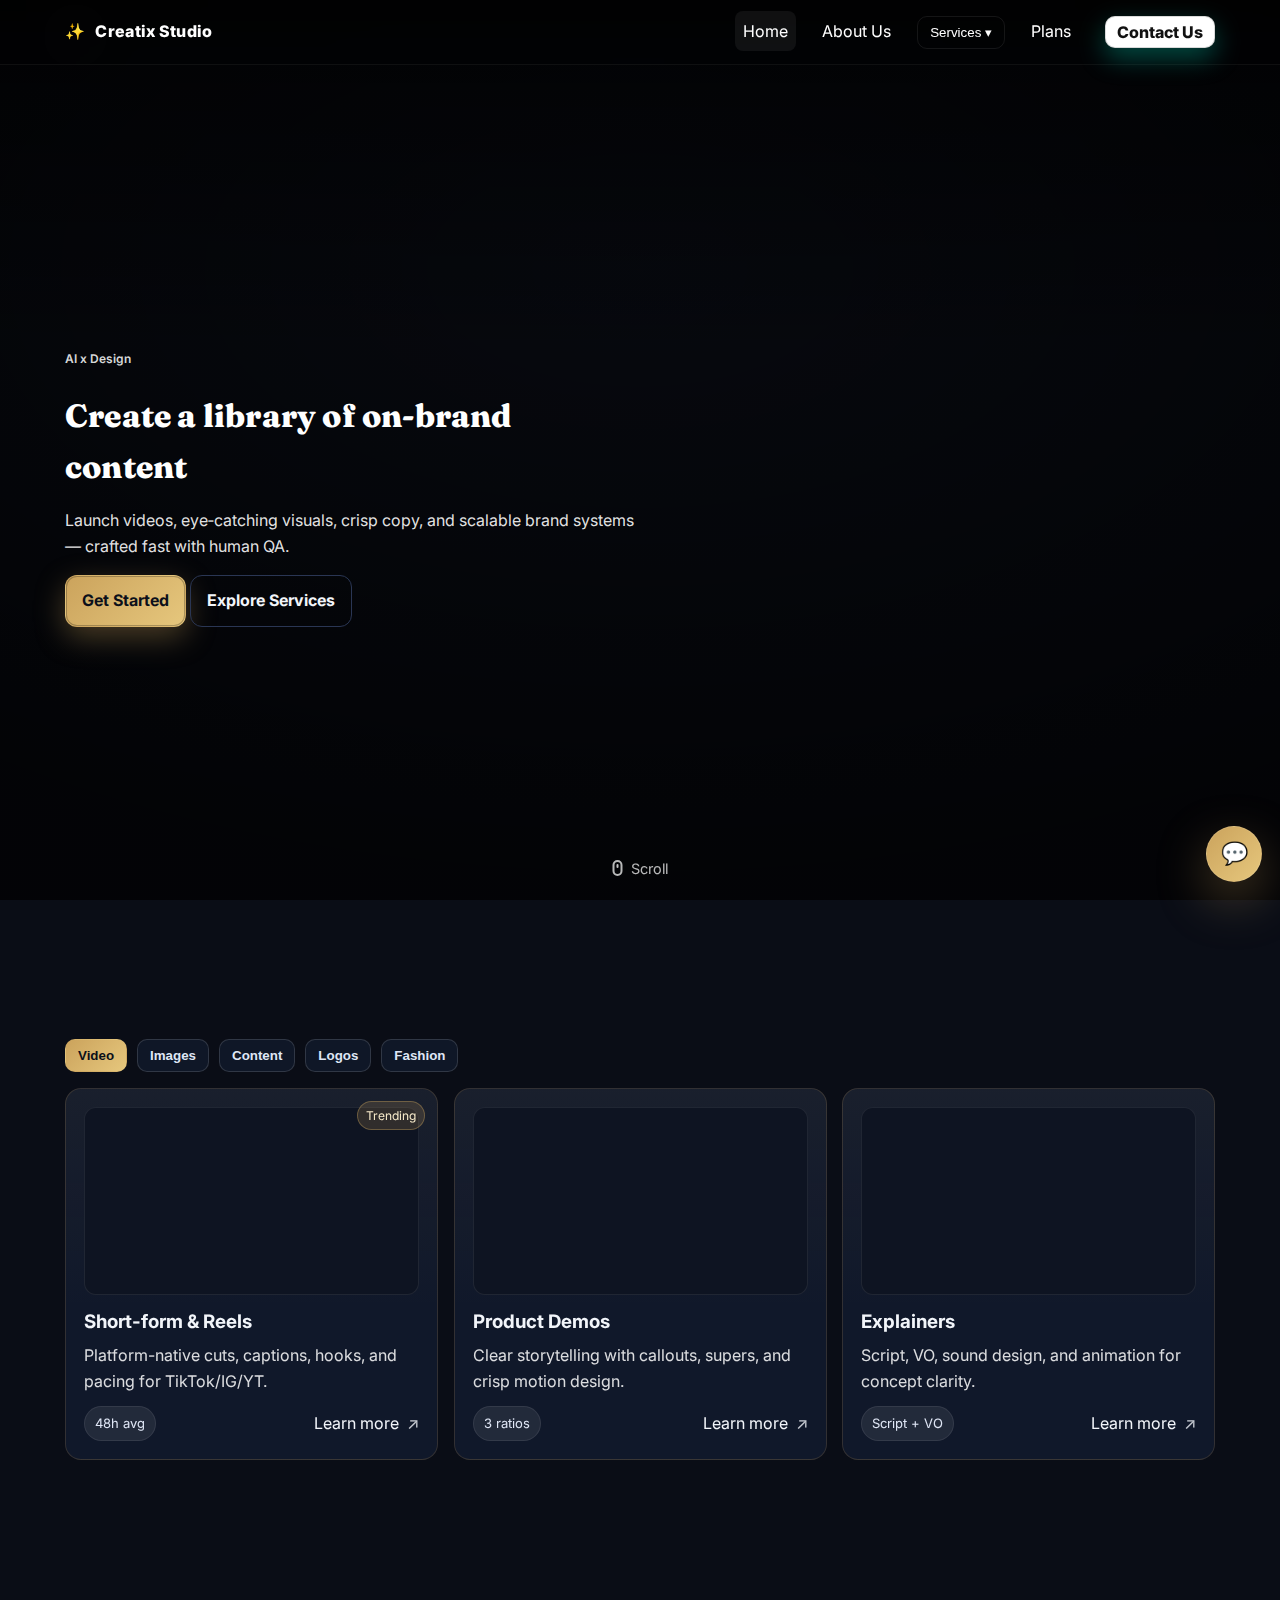
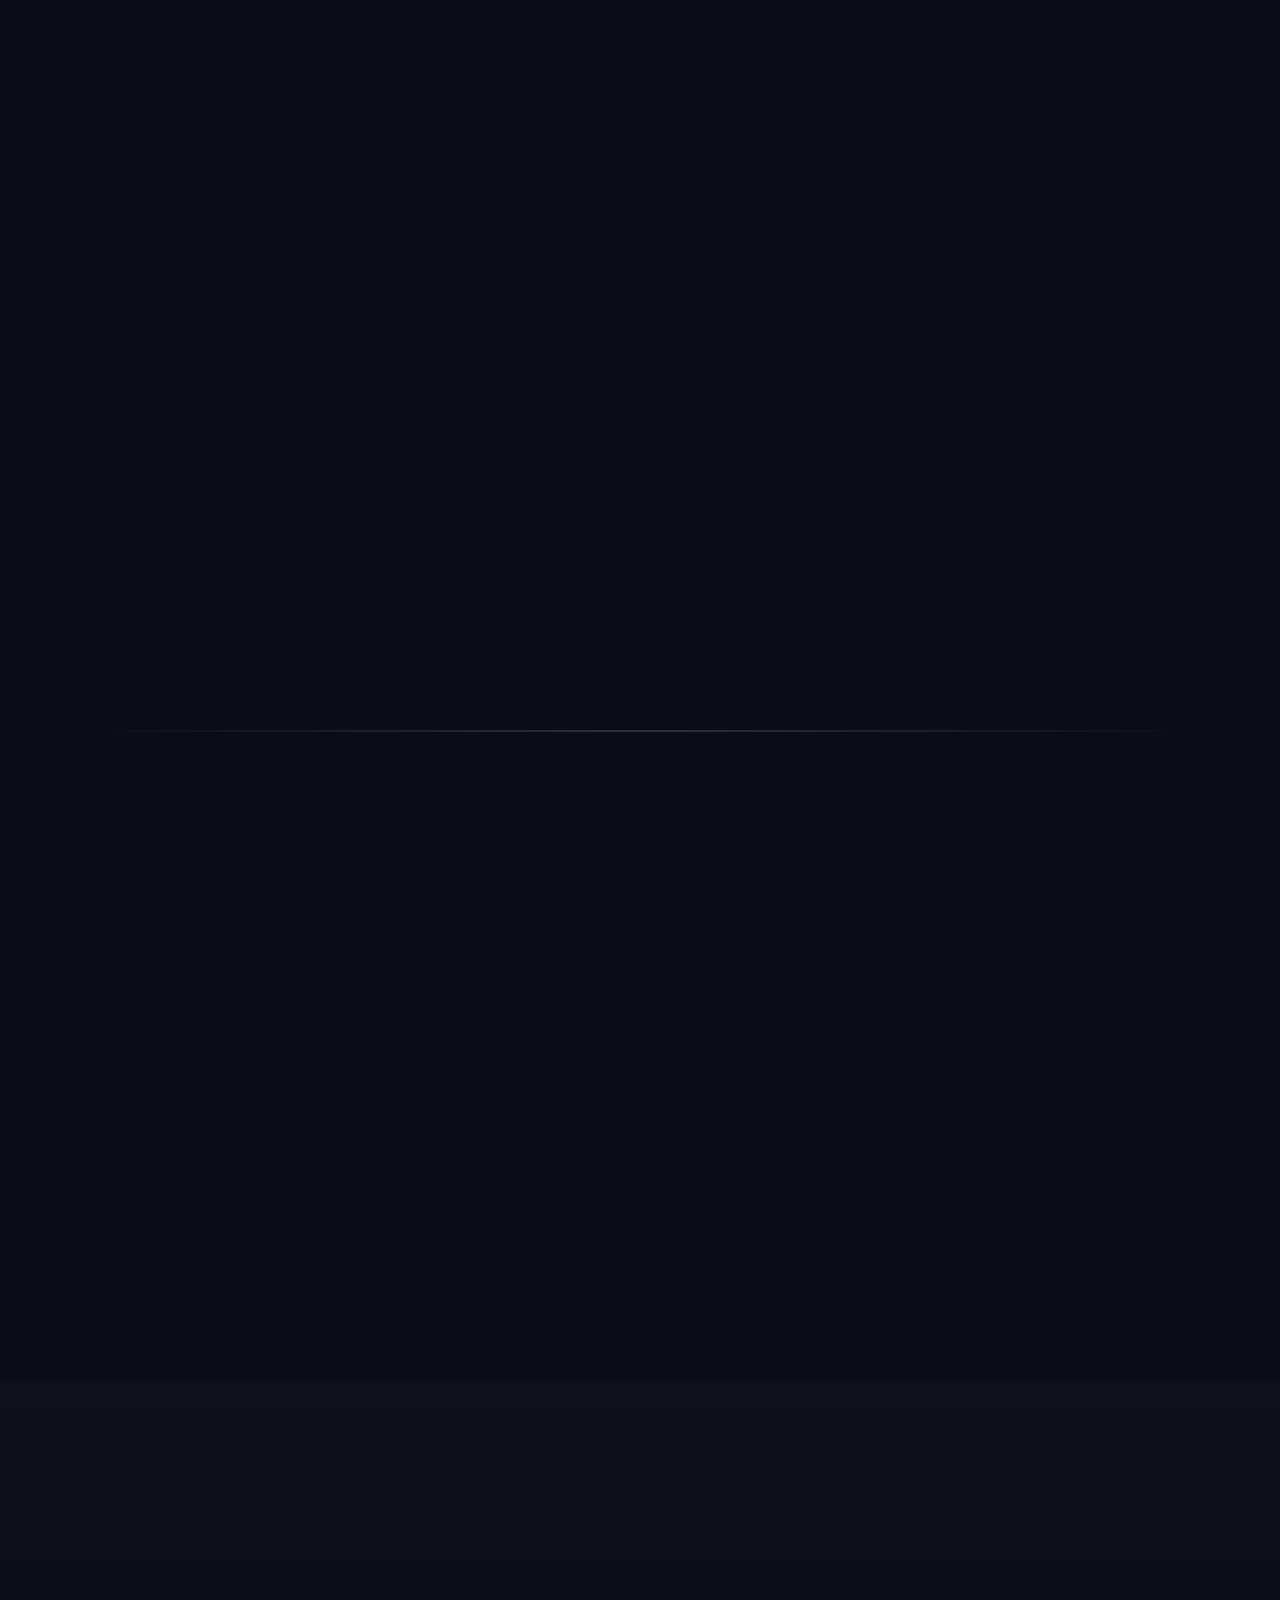
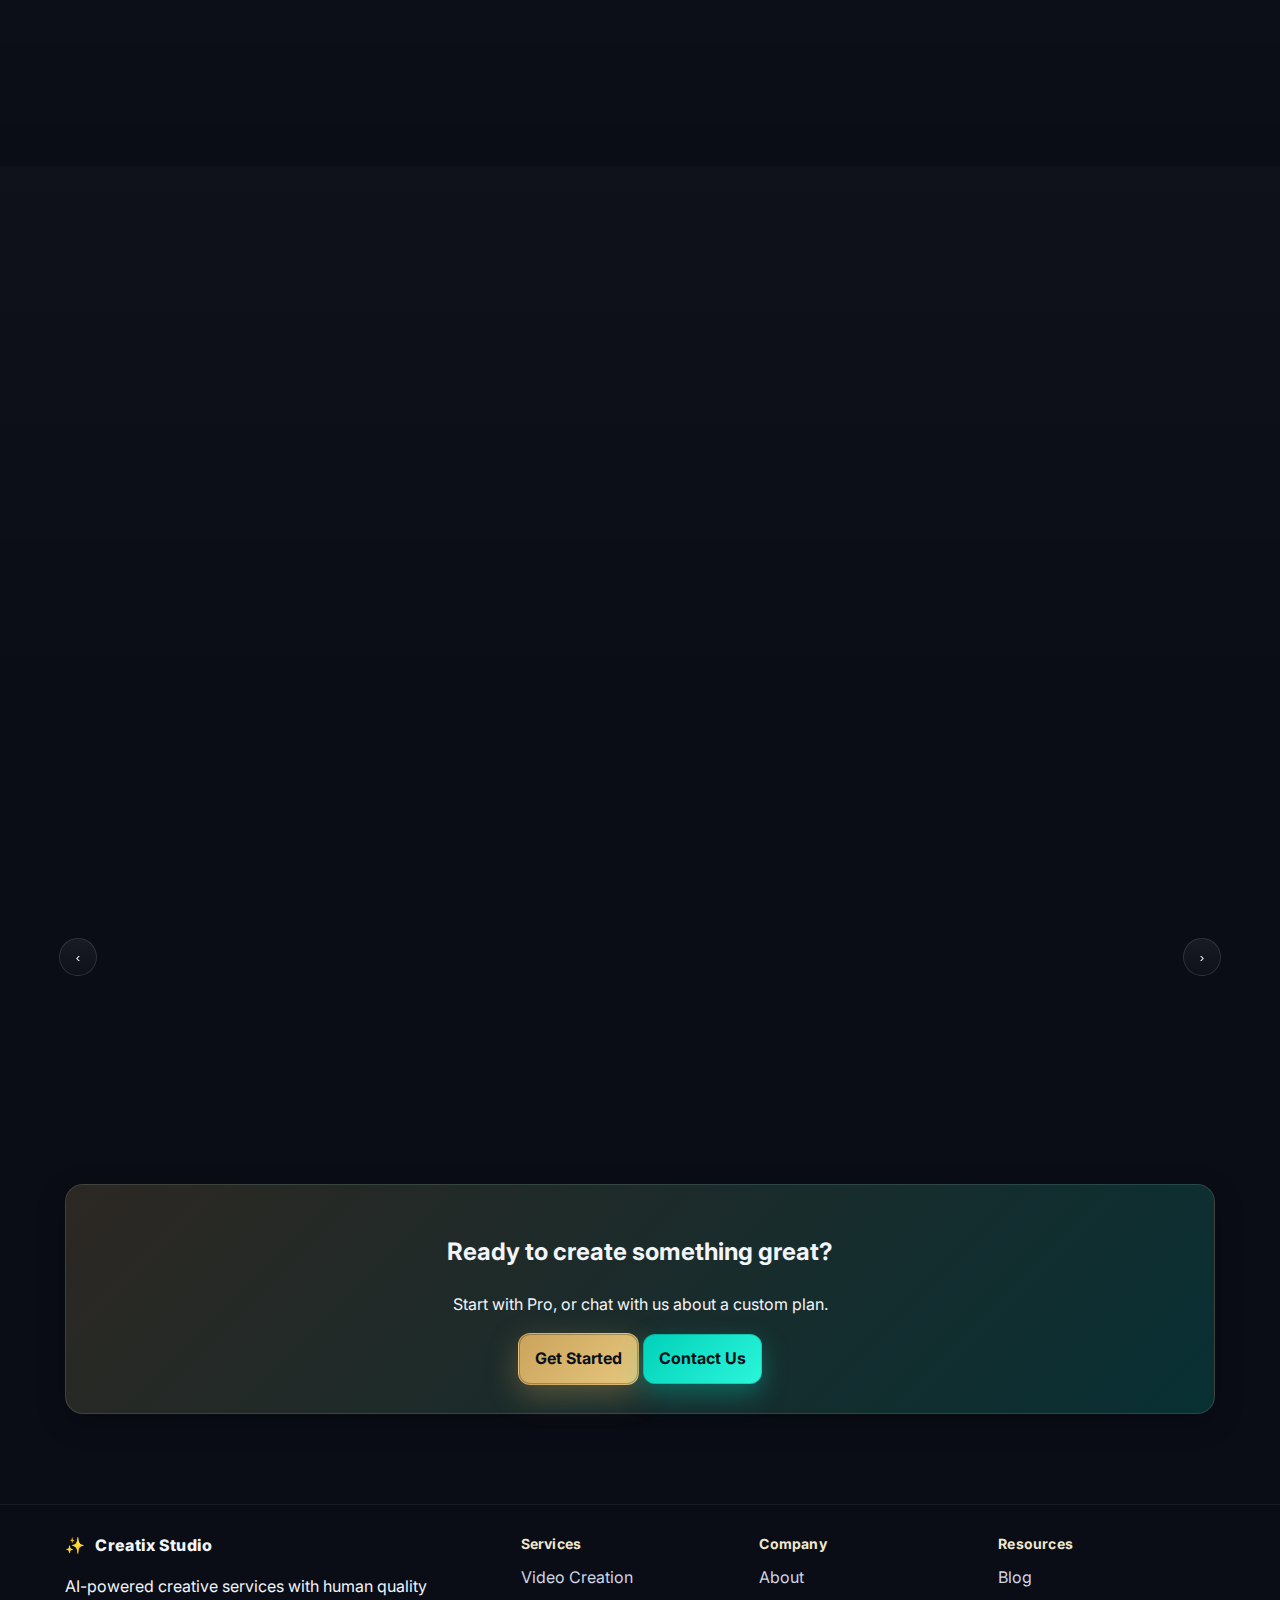
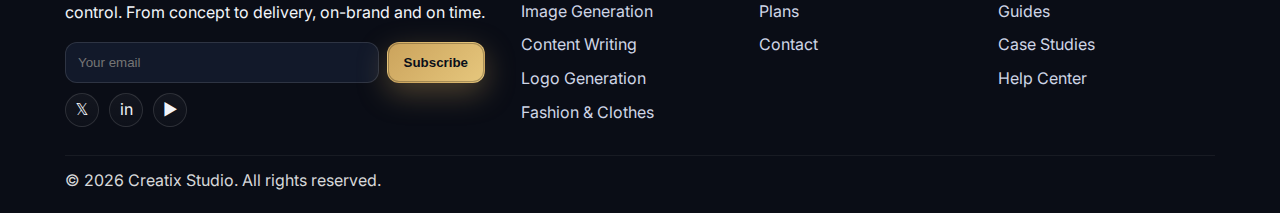
<file: index.html>
<!doctype html>
<html lang="en">
<head>
  <meta charset="utf-8">
  <title>Creatix Studio — AI-Powered Creative Services</title>
  <meta name="viewport" content="width=device-width, initial-scale=1">
  <meta name="description" content="AI-powered creative studio for video creation, image generation, content writing, logo design, and fashion & clothing design.">
  <link rel="preconnect" href="https://fonts.googleapis.com">
  <link rel="preconnect" href="https://fonts.gstatic.com" crossorigin>
  <link href="https://fonts.googleapis.com/css2?family=Fraunces:opsz,wght@9..144,700;9..144,800&family=Inter:wght@400;600;700;800&display=swap" rel="stylesheet">
  <link rel="stylesheet" href="style.css?v=8">

  <!-- Professional hero + timeline + new sections -->
  <style>
    :root {
      --hero-mask-start: rgba(0,0,0,.65);
      --hero-mask-end: rgba(0,0,0,.25);
      --glass-surface: rgba(255,255,255,0.06);
      --glass-border: rgba(255,255,255,0.14);
      --muted: rgba(255,255,255,0.85);
    }

    /* Header floats over hero with a soft gradient for contrast */
    .site-header.header-overlay {
      position: absolute;
      top: 0; left: 0; right: 0;
      z-index: 100;
      background: linear-gradient(to bottom, rgba(0,0,0,0.5), rgba(0,0,0,0));
    }
    .site-header.header-overlay .brand-name,
    .site-header.header-overlay .brand-mark,
    .site-header.header-overlay nav a,
    .site-header.header-overlay .dropdown-toggle { color: #fff; }
    .site-header.header-overlay .nav-toggle .bar { background: #fff; }
    .site-header.header-overlay .nav-cta .btn { background: #fff; color: #111; }

    /* Full-bleed, full-height hero */
    .hero.hero-bg {
      position: relative;
      background-image: var(--hero-image);
      background-size: cover;
      background-position: center;
      color: #fff;
      min-height: 100vh;              /* desktop */
      min-height: 100svh;             /* mobile safe */
      min-height: 100dvh;             /* dynamic viewport */
      display: flex;
      align-items: center;
      width: 100%;
      margin: 0;
      border-radius: 0;
      isolation: isolate;
      padding-top: 6rem; /* keep content clear of header */
    }
    .hero.hero-bg::before {
      content: "";
      position: absolute; inset: 0;
      background:
        linear-gradient(180deg, var(--hero-mask-start) 0%, transparent 40%),
        radial-gradient(90% 70% at 50% 30%, rgba(0,0,0,0.35), rgba(0,0,0,0.75));
      z-index: 0;
    }
    .hero.hero-bg .container,
    .hero.hero-bg .hero-split,
    .hero.hero-bg .hero-copy { position: relative; z-index: 1; }

    .hero-copy .eyebrow {
      letter-spacing: normal;
      text-transform: none;
      color: rgba(255,255,255,0.85);
      margin-bottom: .5rem;
      font-weight: 600;
    }
    .hero-copy .display { margin-bottom: .75rem; }
    .hero-copy .lede { color: rgba(255,255,255,.9); max-width: 58ch; }

    /* Scroll indicator */
    .scroll-indicator {
      position: absolute;
      left: 50%; bottom: 1.25rem; transform: translateX(-50%);
      color: rgba(255,255,255,0.8);
      font-size: .9rem;
      display: inline-flex; align-items: center; gap: .5rem;
      z-index: 1;
      opacity: .9;
    }
    .scroll-indicator i {
      display: inline-block;
      width: 10px; height: 16px;
      border-radius: 6px;
      border: 2px solid rgba(255,255,255,0.8);
      position: relative;
    }
    .scroll-indicator i::after {
      content: "";
      position: absolute; left: 50%; top: 2px; transform: translateX(-50%);
      width: 2px; height: 4px; background: rgba(255,255,255,0.85); border-radius: 2px;
      animation: wheel 1.6s ease-in-out infinite;
    }
    @keyframes wheel {
      0% { transform: translate(-50%, 0); opacity: 1; }
      100% { transform: translate(-50%, 6px); opacity: 0; }
    }

    /* Mobile nav panel legibility */
    @media (max-width: 900px) {
      .site-header.header-overlay .nav-links {
        background: rgba(0,0,0,0.75);
        backdrop-filter: saturate(140%) blur(8px);
      }
      .site-header.header-overlay .nav-links a { color: #fff; }
    }

    /* Sequenced reveals */
    [data-seq] > * {
      opacity: 0;
      transform: translateY(14px);
      transition: opacity .6s cubic-bezier(.2,.7,.2,1), transform .6s cubic-bezier(.2,.7,.2,1);
      transition-delay: calc(var(--i, 0) * 90ms);
      will-change: transform, opacity;
    }
    [data-seq].in > * { opacity: 1; transform: translateY(0); }

    /* Pro "How it works" timeline cards */
    .how-pro .section-title { margin-bottom: 1.25rem; }
    .how-timeline {
      position: relative;
      display: grid;
      grid-template-columns: repeat(3, minmax(0,1fr));
      gap: 20px;
      counter-reset: step;
    }
    .how-timeline::before {
      content: "";
      position: absolute; top: 42px; left: 10px; right: 10px;
      height: 2px;
      background: linear-gradient(90deg, transparent, rgba(255,255,255,0.15), transparent);
      pointer-events: none;
    }
    .how-step {
      position: relative;
      background: var(--glass-surface);
      border: 1px solid var(--glass-border);
      border-radius: 16px;
      padding: 24px 22px 22px;
      backdrop-filter: blur(6px);
      color: #e9eef2;
      min-height: 180px;
      overflow: hidden;
    }
    .how-step::before {
      counter-increment: step;
      content: counter(step, decimal-leading-zero);
      position: absolute; top: 10px; left: 14px;
      font-weight: 800; font-size: 12px; letter-spacing: .08em;
      color: #9fe8df; opacity: .95;
      background: rgba(159,232,223,.12);
      border: 1px solid rgba(159,232,223,.45);
      padding: 4px 8px; border-radius: 999px;
    }
    .how-step h3 { margin: 26px 0 8px; }
    .how-step p { margin: 0; color: rgba(255,255,255,0.9); }

    @media (max-width: 960px) {
      .how-timeline { grid-template-columns: 1fr; }
      .how-timeline::before { display: none; }
    }

    /* New: Plans preview (home) */
    .pricing-grid {
      display: grid; grid-template-columns: repeat(3, minmax(0,1fr)); gap: 18px;
    }
    .pricing-card {
      background: var(--glass-surface);
      border: 1px solid var(--glass-border);
      border-radius: 16px;
      padding: 20px; color: #fff;
      display: grid; gap: 10px;
    }
    .pricing-card .price { font-size: 30px; font-weight: 800; }
    .pricing-card .price span { font-size: 14px; color: var(--muted); }
    .pricing-card.featured {
      border-color: #fff;
      background: linear-gradient(180deg, rgba(255,255,255,.08), rgba(255,255,255,.04));
      box-shadow: 0 10px 30px rgba(0,0,0,.25);
    }
    .pricing-card ul { margin: 6px 0 10px 18px; }

    /* New: About teaser (two-col) */
    .two-col {
      display: grid; grid-template-columns: 1.1fr .9fr; gap: 24px; align-items: start;
    }
    .about-media {
      background: var(--glass-surface);
      border: 1px solid var(--glass-border);
      border-radius: 14px; padding: 10px;
    }
    .about-media .ph {
      aspect-ratio: 16/9; border-radius: 10px; overflow: hidden;
      border: 1px solid rgba(255,255,255,.08);
      background: url('https://images.unsplash.com/photo-1497493292307-31c376b6e479?q=80&w=1600&auto=format&fit=crop') center/cover no-repeat;
    }

    /* New: Contact teaser */
    .methods { display: grid; grid-template-columns: repeat(3, minmax(0,1fr)); gap: 12px; }
    .method {
      background: var(--glass-surface);
      border: 1px solid var(--glass-border);
      border-radius: 14px; padding: 16px; color: #fff;
    }

    @media (max-width: 980px) {
      .pricing-grid, .methods { grid-template-columns: 1fr; }
      .two-col { grid-template-columns: 1fr; }
    }
  </style>
</head>
<body>
  <!-- Header / Navigation -->
  <header class="site-header header-overlay">
    <div class="container nav">
      <a href="index.html" class="brand" aria-label="Creatix Studio">
        <span class="brand-mark">✨</span>
        <span class="brand-name">Creatix Studio</span>
      </a>
      <button class="nav-toggle" id="navToggle" aria-label="Toggle navigation" aria-controls="primaryNav" aria-expanded="false">
        <span class="bar"></span><span class="bar"></span><span class="bar"></span>
      </button>
      <nav>
        <ul class="nav-links" id="primaryNav">
          <li><a href="index.html" data-nav>Home</a></li>
          <li><a href="about.html" data-nav>About Us</a></li>
          <li class="dropdown">
            <button class="dropdown-toggle" aria-expanded="false" aria-haspopup="menu" aria-controls="servicesMenu">Services ▾</button>
            <ul class="dropdown-menu" id="servicesMenu" role="menu">
              <li role="none"><a role="menuitem" href="services.html">All Services</a></li>
              <li role="none"><a role="menuitem" href="service-video-creation.html" data-jump="Video">Video Creation</a></li>
              <li role="none"><a role="menuitem" href="service-image-generation.html" data-jump="Images">Image Generation</a></li>
              <li role="none"><a role="menuitem" href="service-content-writing.html" data-jump="Content">Content Writing</a></li>
              <li role="none"><a role="menuitem" href="service-logo-generation.html" data-jump="Logos">Logo Generation</a></li>
              <li role="none"><a role="menuitem" href="service-fashion-design.html" data-jump="Fashion">Fashion & Clothes Design</a></li>
            </ul>
          </li>
          <li><a href="plans.html" data-nav>Plans</a></li>
          <li class="nav-cta"><a href="contact.html" class="btn btn-accent" data-nav>Contact Us</a></li>
        </ul>
      </nav>
    </div>
  </header>

  <!-- Hero with full-height, full-width background image -->
  <section
    class="hero hero-modern hero-bg"
    style="--hero-image: url('https://images.unsplash.com/photo-1531297484001-80022131f5a1?auto=format&fit=crop&w=1920&q=80');"
  >
    <div class="container hero-split">
      <div class="hero-copy">
        <p class="eyebrow">AI x Design</p>
        <h1 class="display">Create a library of on‑brand content</h1>
        <p class="lede">Launch videos, eye‑catching visuals, crisp copy, and scalable brand systems — crafted fast with human QA.</p>
        <div class="hero-actions">
          <a href="plans.html" class="btn btn-primary">Get Started</a>
          <a href="#services" class="btn btn-ghost">Explore Services</a>
        </div>
      </div>
    </div>
    <a class="scroll-indicator" href="#services" aria-label="Scroll to services">
      <i aria-hidden="true"></i> Scroll
    </a>
  </section>

  <!-- Services -->
  <section class="section" id="services">
    <div class="container">
      <h2 class="section-title">Services</h2>

      <div class="chip-group" role="tablist" aria-label="Filter services">
        <button class="chip active" role="tab" aria-selected="true" data-filter="Video">Video</button>
        <button class="chip" role="tab" aria-selected="false" data-filter="Images">Images</button>
        <button class="chip" role="tab" aria-selected="false" data-filter="Content">Content</button>
        <button class="chip" role="tab" aria-selected="false" data-filter="Logos">Logos</button>
        <button class="chip" role="tab" aria-selected="false" data-filter="Fashion">Fashion</button>
      </div>

      <div class="advanced-grid" id="servicesGrid" data-seq>
        <!-- Video -->
        <a class="card card-hover luxe-card svc-card" href="service-video-creation.html" data-cat="Video">
          <div class="badge">Trending</div>
          <div class="svc-thumb" style="background-image:url('https://images.unsplash.com/photo-1515378791036-0648a3ef77b2?q=80&w=1200&auto=format&fit=crop');"></div>
          <h3>Short-form & Reels</h3>
          <p>Platform-native cuts, captions, hooks, and pacing for TikTok/IG/YT.</p>
          <div class="svc-footer"><span class="pill">48h avg</span><span class="link-arrow">Learn more</span></div>
        </a>
        <a class="card card-hover luxe-card svc-card" href="service-video-creation.html" data-cat="Video">
          <div class="svc-thumb" style="background-image:url('https://images.unsplash.com/photo-1498050108023-c5249f4df085?q=80&w=1200&auto=format&fit=crop');"></div>
          <h3>Product Demos</h3>
          <p>Clear storytelling with callouts, supers, and crisp motion design.</p>
          <div class="svc-footer"><span class="pill">3 ratios</span><span class="link-arrow">Learn more</span></div>
        </a>
        <a class="card card-hover luxe-card svc-card" href="service-video-creation.html" data-cat="Video">
          <div class="svc-thumb" style="background-image:url('https://images.unsplash.com/photo-1556157382-97eda2d62296?q=80&w=1200&auto=format&fit=crop');"></div>
          <h3>Explainers</h3>
          <p>Script, VO, sound design, and animation for concept clarity.</p>
          <div class="svc-footer"><span class="pill">Script + VO</span><span class="link-arrow">Learn more</span></div>
        </a>

        <!-- Images -->
        <a class="card card-hover luxe-card svc-card" href="service-image-generation.html" data-cat="Images">
          <div class="svc-thumb" style="background-image:url('https://images.unsplash.com/photo-1500530855697-b586d89ba3ee?q=80&w=1200&auto=format&fit=crop');"></div>
          <h3>Campaign Visuals</h3>
          <p>Art-directed sets, color palettes, and consistent brand styles.</p>
          <div class="svc-footer"><span class="pill">Styled</span><span class="link-arrow">Learn more</span></div>
        </a>
        <a class="card card-hover luxe-card svc-card" href="service-image-generation.html" data-cat="Images">
          <div class="svc-thumb" style="background-image:url('https://images.unsplash.com/photo-1542751371-adc38448a05e?q=80&w=1200&auto=format&fit=crop');"></div>
          <h3>Product Renders</h3>
          <p>Photorealistic composites, lighting, and scene iterations.</p>
          <div class="svc-footer"><span class="pill">Photoreal</span><span class="link-arrow">Learn more</span></div>
        </a>
        <a class="card card-hover luxe-card svc-card" href="service-image-generation.html" data-cat="Images">
          <div class="svc-thumb" style="background-image:url('https://images.unsplash.com/photo-1557683316-973673baf926?q=80&w=1200&auto=format&fit=crop');"></div>
          <h3>Asset Packs</h3>
          <p>Reusable backgrounds, textures, and social-ready templates.</p>
          <div class="svc-footer"><span class="pill">Reusable</span><span class="link-arrow">Learn more</span></div>
        </a>

        <!-- Content -->
        <a class="card card-hover luxe-card svc-card" href="service-content-writing.html" data-cat="Content">
          <div class="svc-thumb" style="background-image:url('https://images.unsplash.com/photo-1519389950473-47ba0277781c?q=80&w=1200&auto=format&fit=crop');"></div>
          <h3>Web & Product Copy</h3>
          <p>Clear messaging frameworks aligned to positioning and goals.</p>
          <div class="svc-footer"><span class="pill">Conversion</span><span class="link-arrow">Learn more</span></div>
        </a>
        <a class="card card-hover luxe-card svc-card" href="service-content-writing.html" data-cat="Content">
          <div class="svc-thumb" style="background-image:url('https://images.unsplash.com/photo-1521791136064-7986c2920216?q=80&w=1200&auto=format&fit=crop');"></div>
          <h3>SEO Articles</h3>
          <p>Topic strategy, outlines, and on-page SEO baked in.</p>
          <div class="svc-footer"><span class="pill">SEO</span><span class="link-arrow">Learn more</span></div>
        </a>
        <a class="card card-hover luxe-card svc-card" href="service-content-writing.html" data-cat="Content">
          <div class="svc-thumb" style="background-image:url('https://images.unsplash.com/photo-1557800636-894a64c1696f?q=80&w=1200&auto=format&fit=crop');"></div>
          <h3>Scripts & Ads</h3>
          <p>Scroll-stopping hooks for paid and organic distribution.</p>
          <div class="svc-footer"><span class="pill">Hooks</span><span class="link-arrow">Learn more</span></div>
        </a>

        <!-- Logos -->
        <a class="card card-hover luxe-card svc-card" href="service-logo-generation.html" data-cat="Logos">
          <div class="svc-thumb" style="background-image:url('https://images.unsplash.com/photo-1515879218367-8466d910aaa4?q=80&w=1200&auto=format&fit=crop');"></div>
          <h3>Logo Systems</h3>
          <p>Primary/secondary marks, icons, and usage guidance.</p>
          <div class="svc-footer"><span class="pill">Brand kit</span><span class="link-arrow">Learn more</span></div>
        </a>
        <a class="card card-hover luxe-card svc-card" href="service-logo-generation.html" data-cat="Logos">
          <div class="svc-thumb" style="background-image:url('https://images.unsplash.com/photo-1529333166437-7750a6dd5a70?q=80&w=1200&auto=format&fit=crop');"></div>
          <h3>Visual Identity</h3>
          <p>Color, type, grids, and components for scale.</p>
          <div class="svc-footer"><span class="pill">System</span><span class="link-arrow">Learn more</span></div>
        </a>
        <a class="card card-hover luxe-card svc-card" href="service-logo-generation.html" data-cat="Logos">
          <div class="svc-thumb" style="background-image:url('https://images.unsplash.com/photo-1529336953121-4e0b0b77e3f1?q=80&w=1200&auto=format&fit=crop');"></div>
          <h3>Brand Guidelines</h3>
          <p>Do’s/don’ts and templates for consistent execution.</p>
          <div class="svc-footer"><span class="pill">Guide</span><span class="link-arrow">Learn more</span></div>
        </a>

        <!-- Fashion -->
        <a class="card card-hover luxe-card svc-card" href="service-fashion-design.html" data-cat="Fashion">
          <div class="svc-thumb" style="background-image:url('https://images.unsplash.com/photo-1520975661595-6453be3f7070?q=80&w=1200&auto=format&fit=crop');"></div>
          <h3>Capsule Collections</h3>
          <p>From sketch to spec sheets for quick production.</p>
          <div class="svc-footer"><span class="pill">7–10d</span><span class="link-arrow">Learn more</span></div>
        </a>
        <a class="card card-hover luxe-card svc-card" href="service-fashion-design.html" data-cat="Fashion">
          <div class="svc-thumb" style="background-image:url('https://images.unsplash.com/photo-1520975592217-13f19ff37e77?q=80&w=1200&auto=format&fit=crop');"></div>
          <h3>Patterns & Materials</h3>
          <p>Fabric selections, patterns, and colorways.</p>
          <div class="svc-footer"><span class="pill">Tech packs</span><span class="link-arrow">Learn more</span></div>
        </a>
        <a class="card card-hover luxe-card svc-card" href="service-fashion-design.html" data-cat="Fashion">
          <div class="svc-thumb" style="background-image:url('https://images.unsplash.com/photo-1512436991641-6745cdb1723f?q=80&w=1200&auto=format&fit=crop');"></div>
          <h3>Labels & Packaging</h3>
          <p>Retail-ready tags, labels, and unboxing systems.</p>
          <div class="svc-footer"><span class="pill">Retail</span><span class="link-arrow">Learn more</span></div>
        </a>
      </div>
    </div>
  </section>

  <!-- Plans (preview) -->
  <section class="section" id="plans">
    <div class="container">
      <h2 class="section-title">Plans</h2>
      <div class="pricing-grid" data-seq>
        <div class="pricing-card" style="--i:0">
          <h3>Starter</h3>
          <p class="price">$199 <span>/mo</span></p>
          <ul>
            <li>Up to 5 requests/mo</li>
            <li>~3 business day delivery</li>
            <li>1 brand profile</li>
          </ul>
          <a class="btn btn-outline" href="plans.html">Choose Starter</a>
        </div>
        <div class="pricing-card featured" style="--i:1">
          <div class="badge">Most popular</div>
          <h3>Pro</h3>
          <p class="price">$499 <span>/mo</span></p>
          <ul>
            <li>Unlimited requests</li>
            <li>~48h average delivery</li>
            <li>2 brand profiles</li>
          </ul>
          <a class="btn btn-primary" href="plans.html">Choose Pro</a>
        </div>
        <div class="pricing-card" style="--i:2">
          <h3>Enterprise</h3>
          <p class="price">Custom</p>
          <ul>
            <li>Dedicated team</li>
            <li>SLAs, NDAs, SSO</li>
            <li>Custom workflows</li>
          </ul>
          <a class="btn btn-outline" href="plans.html">Talk to sales</a>
        </div>
      </div>
    </div>
  </section>

  <!-- How it works (professional timeline) -->
  <section class="section how-pro">
    <div class="container">
      <h2 class="section-title">How it works</h2>
      <div class="how-timeline" data-seq>
        <div class="how-step" style="--i:0">
          <h3>Kickoff</h3>
          <p>Share your goals, brand assets, audience, and references. We align on scope, tone, and deliverables.</p>
        </div>
        <div class="how-step" style="--i:1">
          <h3>Create</h3>
          <p>Rapid iterations with human QA. We check brand safety, accuracy, and polish across every draft.</p>
        </div>
        <div class="how-step" style="--i:2">
          <h3>Deliver</h3>
          <p>Final files in your formats, plus reusable templates and source files for scale.</p>
        </div>
      </div>
    </div>
  </section>

  <!-- About Us (teaser) -->
  <section class="section" id="about">
    <div class="container two-col" data-seq>
      <div class="col" style="--i:0">
        <h2 class="section-title">About us</h2>
        <p>We blend human craft with automation to help brands go from idea to impact — faster, on‑brand, and at scale. Every deliverable goes through human QA so you get speed without sacrificing taste.</p>
        <ul class="checklist">
          <li>Human-in-the-loop quality control</li>
          <li>Brand-safe, consistent outputs</li>
          <li>Reusable systems for scale</li>
        </ul>
        <a class="btn btn-ghost" href="about.html">Meet the team</a>
      </div>
      <div class="col about-media" style="--i:1">
        <div class="ph" aria-hidden="true"></div>
      </div>
    </div>
  </section>

  <!-- Contact (teaser) -->
  <section class="section alt" id="contact">
    <div class="container">
      <h2 class="section-title">Contact us</h2>
      <div class="methods" data-seq>
        <div class="method" style="--i:0">
          <h3>Email</h3>
          <p><a href="mailto:hello@creatix.example">hello@creatix.example</a></p>
          <small>We reply within one business day.</small>
        </div>
        <div class="method" style="--i:1">
          <h3>Book a call</h3>
          <p><a href="contact.html">Schedule a discovery call</a></p>
          <small>30‑minute intro to align on scope.</small>
        </div>
        <div class="method" style="--i:2">
          <h3>Start a project</h3>
          <p><a class="btn btn-primary btn-sm" href="contact.html">Send a brief</a></p>
          <small>Share goals, references, and timelines.</small>
        </div>
      </div>
    </div>
  </section>

  <!-- FAQs (reduced to essentials) -->
  <section class="section alt" id="faq">
    <div class="container">
      <h2 class="section-title">Frequently asked questions</h2>
      <div class="accordion" data-accordion-animated data-seq>
        <details style="--i:0">
          <summary class="accordion-header">
            <span>What’s included in each service?</span>
            <i class="chev" aria-hidden="true"></i>
          </summary>
          <div class="accordion-panel">
            <div class="accordion-panel-inner">
              <p>Every request includes creative direction, production, and QA. Video: edits, motion, sound, captions, exports. Images: prompts, styling, retouching. Content: research, outline, on‑brand revisions.</p>
            </div>
          </div>
        </details>

        <details style="--i:1">
          <summary class="accordion-header">
            <span>How fast do you deliver?</span>
            <i class="chev" aria-hidden="true"></i>
          </summary>
          <div class="accordion-panel"><div class="accordion-panel-inner">
            <p>Pro averages ~48 hours per request. Starter is ~3 business days. Enterprise comes with custom SLAs and priority queues.</p>
          </div></div>
        </details>

        <details style="--i:2">
          <summary class="accordion-header">
            <span>How do revisions work?</span>
            <i class="chev" aria-hidden="true"></i>
          </summary>
          <div class="accordion-panel"><div class="accordion-panel-inner">
            <p>Most requests include 2–3 rounds. We align creative direction up front to minimize back‑and‑forth.</p>
          </div></div>
        </details>

        <details style="--i:3">
          <summary class="accordion-header">
            <span>Do we own the final files?</span>
            <i class="chev" aria-hidden="true"></i>
          </summary>
          <div class="accordion-panel"><div class="accordion-panel-inner">
            <p>Yes — full commercial rights and source files (project files, working docs, exports) where applicable.</p>
          </div></div>
        </details>

        <details style="--i:4">
          <summary class="accordion-header">
            <span>How do we get started?</span>
            <i class="chev" aria-hidden="true"></i>
          </summary>
          <div class="accordion-panel"><div class="accordion-panel-inner">
            <p>Pick a plan and share your first brief. Prefer a custom setup? Contact us and we’ll tailor scope, SLAs, and pricing.</p>
          </div></div>
        </details>
      </div>
    </div>
  </section>

  <!-- Testimonials -->
  <section class="section">
    <div class="container">
      <h2 class="section-title">What clients say</h2>
      <div class="slider" data-slider>
        <button class="slider-btn prev" aria-label="Previous">‹</button>
        <div class="slides">
          <article class="t-card slide">
            <div class="stars">★★★★★</div>
            <p>“Creatix nailed our launch assets. Motion and edits were spotless.”</p>
            <div class="t-user"><div class="avatar">AM</div><div><strong>Avery M.</strong><div>Marketing Lead, FintechCo</div></div></div>
          </article>
          <article class="t-card slide">
            <div class="stars">★★★★★</div>
            <p>“We iterated fast without bottlenecks — perfect blend of AI speed and taste.”</p>
            <div class="t-user"><div class="avatar">JR</div><div><strong>Jonas R.</strong><div>Founder, DTC Apparel</div></div></div>
          </article>
          <article class="t-card slide">
            <div class="stars">★★★★★</div>
            <p>“Our new logo system elevated everything from decks to socials.”</p>
            <div class="t-user"><div class="avatar">PS</div><div><strong>Priya S.</strong><div>COO, SaaSHub</div></div></div>
          </article>
          <article class="t-card slide">
            <div class="stars">★★★★★</div>
            <p>“Turnaround was insane — 48h and our ads were live and converting.”</p>
            <div class="t-user"><div class="avatar">ML</div><div><strong>Marcos L.</strong><div>Growth, OrbitPay</div></div></div>
          </article>
          <article class="t-card slide">
            <div class="stars">★★★★★</div>
            <p>“Consistent brand visuals across every touchpoint. Huge time saver.”</p>
            <div class="t-user"><div class="avatar">KD</div><div><strong>Kara D.</strong><div>Brand Lead, NorthPeak</div></div></div>
          </article>
        </div>
        <button class="slider-btn next" aria-label="Next">›</button>
      </div>
    </div>
  </section>

  <!-- CTA -->
  <section class="cta">
    <div class="container cta-inner luxe-border">
      <h2>Ready to create something great?</h2>
      <p>Start with Pro, or chat with us about a custom plan.</p>
      <div>
        <a href="plans.html" class="btn btn-primary">Get Started</a>
        <a href="contact.html" class="btn btn-accent">Contact Us</a>
      </div>
    </div>
  </section>

  <!-- Footer -->
  <footer class="site-footer">
    <div class="container footer-grid">
      <div class="footer-brand">
        <div class="brand">
          <span class="brand-mark">✨</span>
          <span class="brand-name">Creatix Studio</span>
        </div>
        <p>AI-powered creative services with human quality control. From concept to delivery, on-brand and on time.</p>
        <form class="newsletter" action="#" onsubmit="event.preventDefault()">
          <input type="email" placeholder="Your email" aria-label="Email for newsletter" required>
          <button class="btn btn-primary" type="submit">Subscribe</button>
        </form>
        <div class="social">
          <a href="#" aria-label="Twitter" title="Twitter">𝕏</a>
          <a href="#" aria-label="LinkedIn" title="LinkedIn">in</a>
          <a href="#" aria-label="YouTube" title="YouTube">▶</a>
        </div>
      </div>
      <div class="footer-col">
        <h4>Services</h4>
        <ul>
          <li><a href="#services" data-jump="Video">Video Creation</a></li>
          <li><a href="#services" data-jump="Images">Image Generation</a></li>
          <li><a href="#services" data-jump="Content">Content Writing</a></li>
          <li><a href="#services" data-jump="Logos">Logo Generation</a></li>
          <li><a href="#services" data-jump="Fashion">Fashion & Clothes</a></li>
        </ul>
      </div>
      <div class="footer-col">
        <h4>Company</h4>
        <ul>
          <li><a href="about.html">About</a></li>
          <li><a href="plans.html">Plans</a></li>
          <li><a href="contact.html">Contact</a></li>
        </ul>
      </div>
      <div class="footer-col">
        <h4>Resources</h4>
        <ul>
          <li><a href="#" aria-disabled="true">Blog</a></li>
          <li><a href="#" aria-disabled="true">Guides</a></li>
          <li><a href="#" aria-disabled="true">Case Studies</a></li>
          <li><a href="#" aria-disabled="true">Help Center</a></li>
        </ul>
      </div>
    </div>
    <div class="container footer-bottom">
      <span>© <span id="year"></span> Creatix Studio. All rights reserved.</span>
    </div>
  </footer>

  <!-- Chatbot Agent -->
  <div class="chatbot" id="chatbot">
    <button class="chatbot-toggle" id="chatbotToggle" aria-expanded="false" aria-controls="chatbotWindow">💬</button>
    <div class="chatbot-window" id="chatbotWindow" aria-live="polite" aria-label="Chat with Creatix Assistant">
      <div class="chatbot-header">
        <div class="h-left"><span class="dot"></span><strong>Creatix Assistant</strong></div>
        <button class="close" id="chatbotClose" aria-label="Close chat">✕</button>
      </div>
      <div class="chatbot-messages" id="chatbotMessages">
        <div class="msg bot">Hi! I’m your Creatix assistant. Ask me about services, plans, or delivery times.</div>
      </div>
      <form class="chatbot-input" id="chatbotForm">
        <input type="text" id="chatbotText" placeholder="Type your message..." aria-label="Message">
        <button class="btn btn-primary" type="submit">Send</button>
      </form>
    </div>
  </div>

  <script src="main.js?v=8"></script>
  <script src="chatbot.js"></script>

  <!-- Small script to trigger sequenced reveals on scroll (optional if main.js already handles it) -->
  <script>
    (function() {
      const groups = document.querySelectorAll('[data-seq]');
      const setIndex = g => Array.from(g.children).forEach((el,i)=>{ if(!el.style.getPropertyValue('--i')) el.style.setProperty('--i', i); });
      groups.forEach(setIndex);
      if ('IntersectionObserver' in window) {
        const io = new IntersectionObserver((entries)=>{
          entries.forEach(e=>{ if(e.isIntersecting){ e.target.classList.add('in'); io.unobserve(e.target); } });
        }, { threshold: 0.15 });
        groups.forEach(g=>io.observe(g));
      } else {
        groups.forEach(g=>g.classList.add('in'));
      }
    })();
  </script>
</body>
</html>
</file>
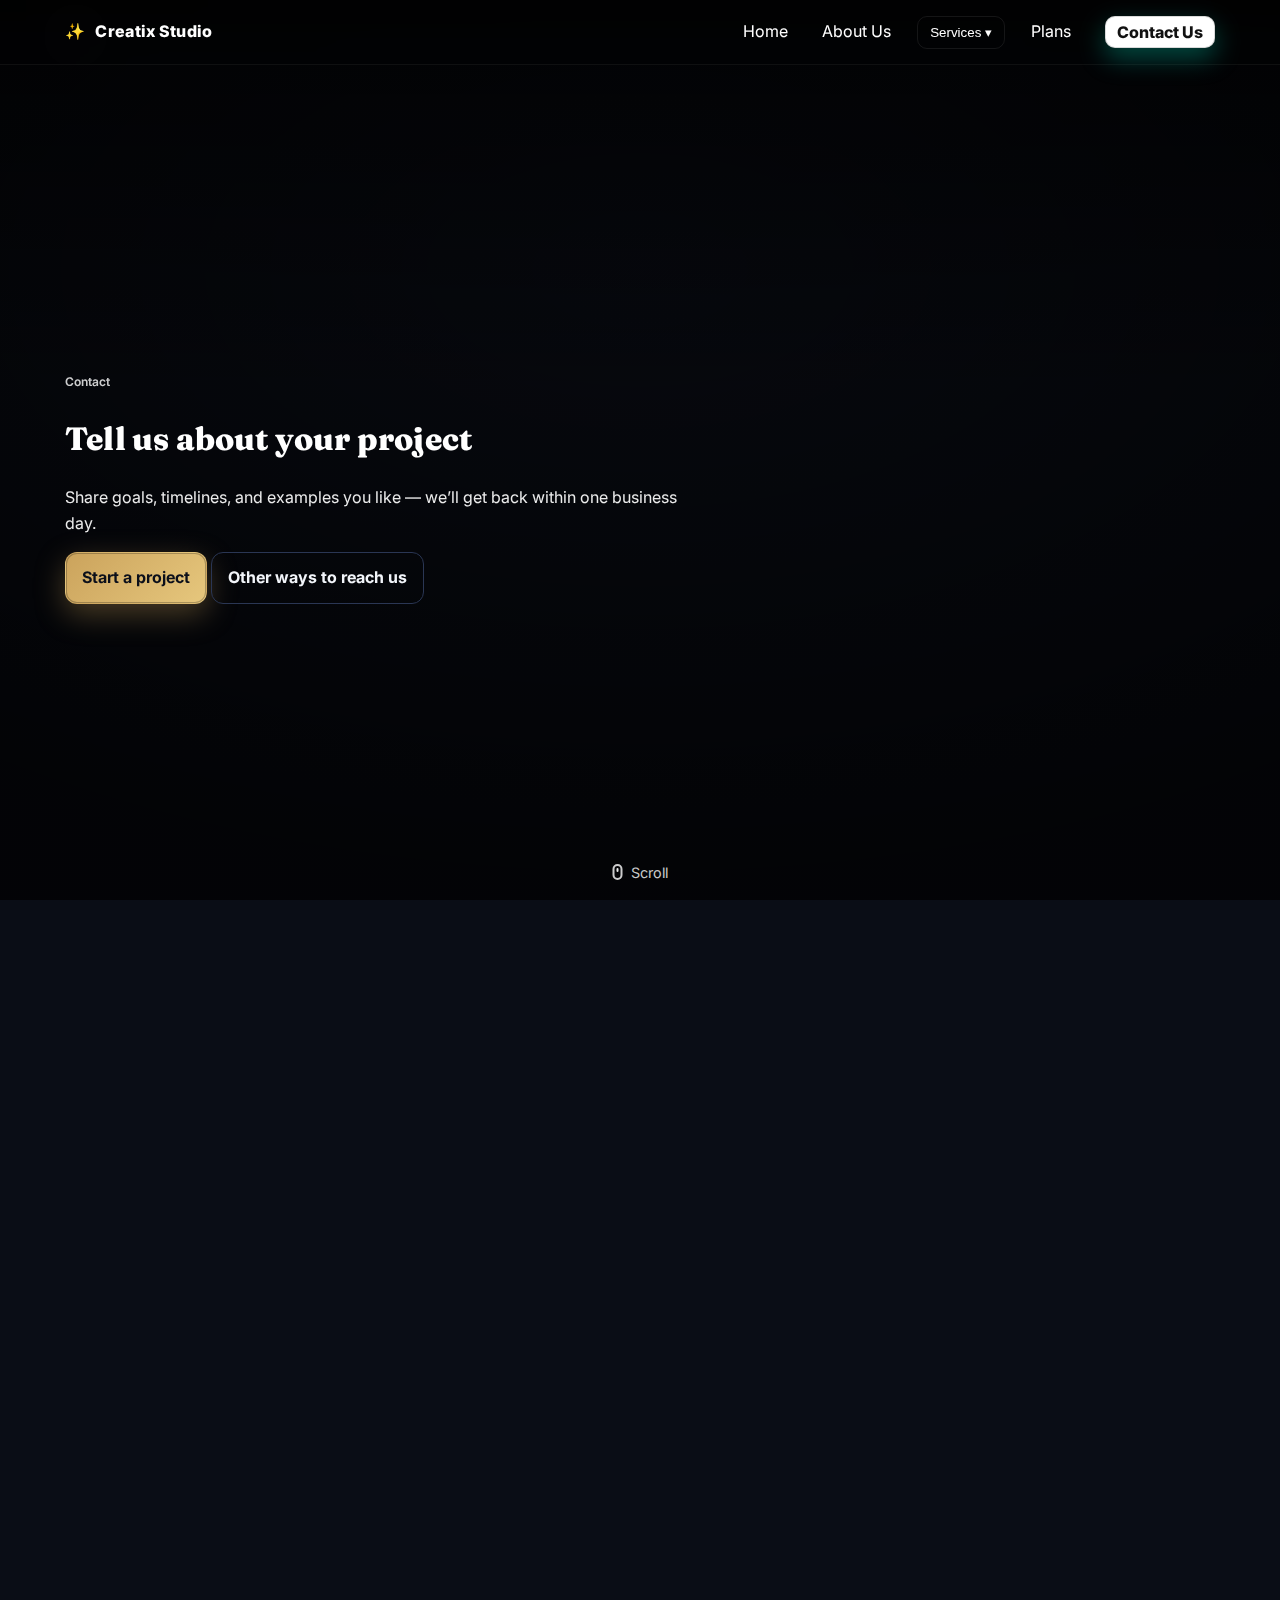
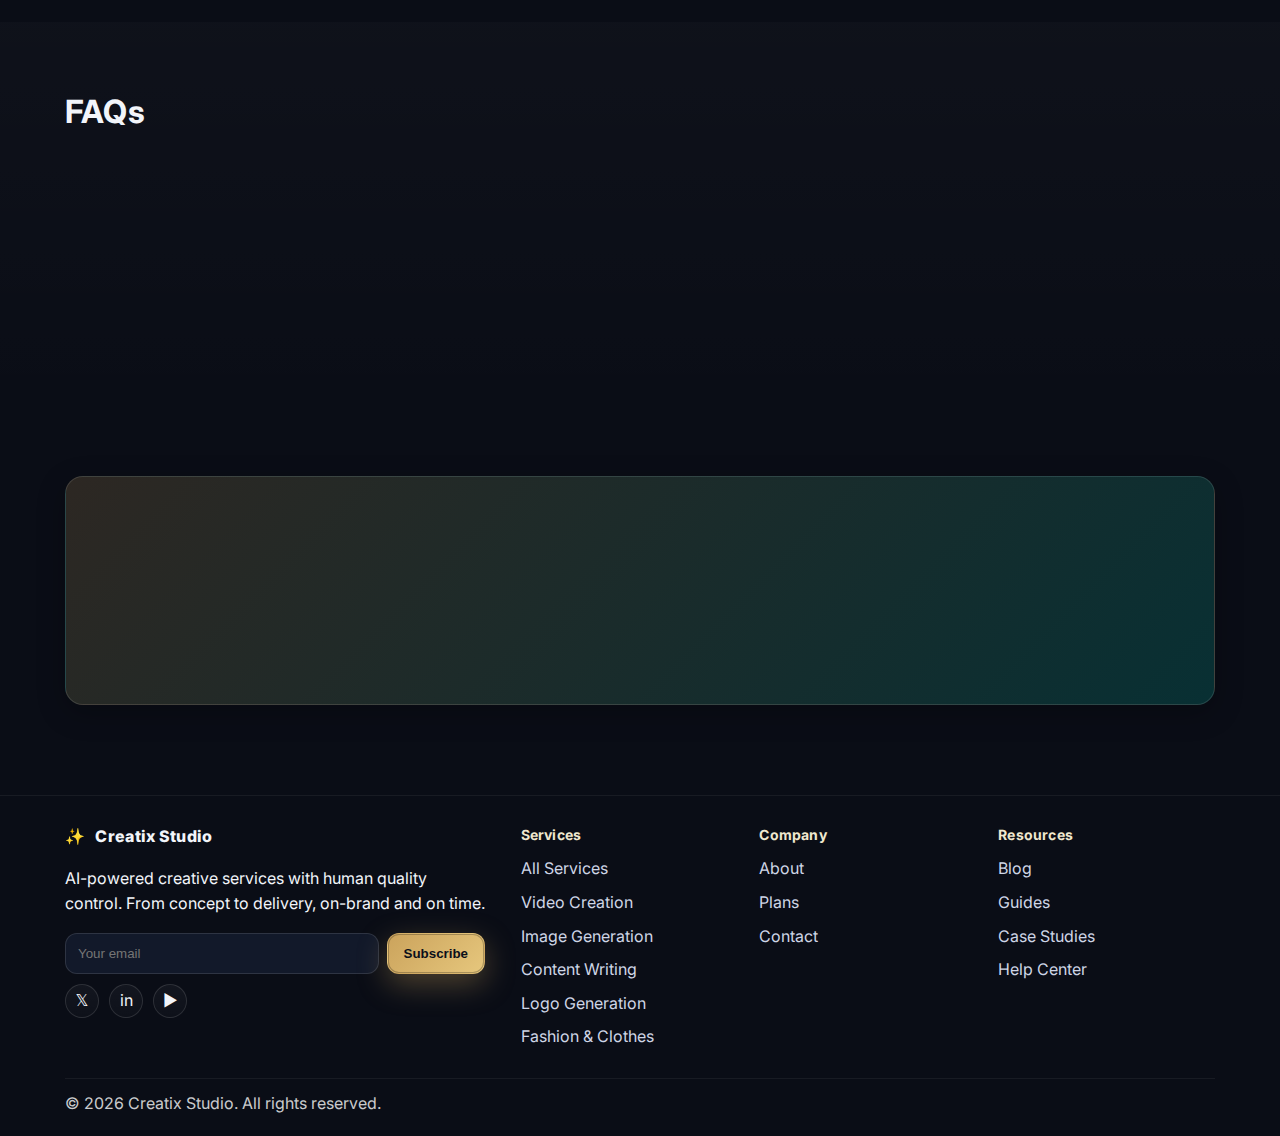
<file: contact.html>
<!doctype html>
<html lang="en">
<head>
  <meta charset="utf-8">
  <title>Contact Us — Creatix Studio</title>
  <meta name="viewport" content="width=device-width, initial-scale=1">
  <meta name="description" content="Contact Creatix Studio for quotes, partnerships, and support.">
  <link rel="preconnect" href="https://fonts.googleapis.com">
  <link rel="preconnect" href="https://fonts.gstatic.com" crossorigin>
  <link href="https://fonts.googleapis.com/css2?family=Fraunces:opsz,wght@9..144,700;9..144,800&family=Inter:wght@400;600;700;800&display=swap" rel="stylesheet">
  <link rel="stylesheet" href="style.css?v=12">

  <!-- Page enhancements: overlay header, hero, sequenced reveals, form polish -->
  <style>
    :root{
      --hero-mask-start: rgba(0,0,0,.65);
      --hero-mask-end: rgba(0,0,0,.25);
      --glass-surface: rgba(255,255,255,0.06);
      --glass-border: rgba(255,255,255,0.14);
      --muted: rgba(255,255,255,0.8);
      --muted-strong: rgba(255,255,255,0.92);
      --accent:#9fe8df;
    }

    /* Overlaid header with hide/show on scroll */
    .site-header.header-overlay{
      position:fixed; top:0; left:0; right:0; z-index:1000;
      transform:translateY(0);
      transition:transform .35s ease, background .25s ease, box-shadow .25s ease;
      background:linear-gradient(to bottom, rgba(0,0,0,.5), rgba(0,0,0,0));
    }
    .site-header.header-overlay.solid{
      background:rgba(10,10,10,.9);
      backdrop-filter:saturate(140%) blur(10px);
      box-shadow:0 6px 24px rgba(0,0,0,.25);
    }
    .site-header--hidden{ transform:translateY(-100%); }
    .site-header.header-overlay .brand-name,
    .site-header.header-overlay .brand-mark,
    .site-header.header-overlay nav a,
    .site-header.header-overlay .dropdown-toggle{ color:#fff; }
    .site-header.header-overlay .nav-toggle .bar{ background:#fff; }
    .site-header.header-overlay .nav-cta .btn{ background:#fff; color:#111; }

    /* Hero: full-bleed, full-height */
    .hero.hero-bg{
      position:relative;
      background-image:var(--hero-image);
      background-size:cover; background-position:center;
      color:#fff;
      min-height:100vh; min-height:100svh; min-height:100dvh;
      display:flex; align-items:center; width:100%;
      margin:0; border-radius:0; isolation:isolate;
      padding-top:6rem; /* clear the fixed header */
    }
    .hero.hero-bg::before{
      content:""; position:absolute; inset:0; z-index:0;
      background:
        linear-gradient(180deg, var(--hero-mask-start) 0%, transparent 45%),
        radial-gradient(90% 70% at 50% 30%, rgba(0,0,0,.35), rgba(0,0,0,.75));
    }
    .hero.hero-bg .container{ position:relative; z-index:1; }
    .hero-copy .eyebrow{ letter-spacing:normal; text-transform:none; color:var(--muted); margin-bottom:.5rem; font-weight:600; }
    .hero-copy .lede{ color:var(--muted-strong); max-width:62ch; }

    /* Scroll indicator */
    .scroll-indicator{ position:absolute; left:50%; bottom:1rem; transform:translateX(-50%); color:var(--muted); font-size:.9rem; display:inline-flex; align-items:center; gap:.5rem; z-index:1; }
    .scroll-indicator i{ width:10px; height:16px; border-radius:6px; border:2px solid var(--muted); position:relative; display:inline-block; }
    .scroll-indicator i::after{ content:""; position:absolute; left:50%; top:2px; transform:translateX(-50%); width:2px; height:4px; background:var(--muted-strong); border-radius:2px; animation:wheel 1.6s ease-in-out infinite; }
    @keyframes wheel{ 0%{transform:translate(-50%,0);opacity:1} 100%{transform:translate(-50%,6px);opacity:0} }

    /* Sequenced reveals */
    [data-seq] > *{ opacity:0; transform:translateY(14px); transition:opacity .6s cubic-bezier(.2,.7,.2,1), transform .6s cubic-bezier(.2,.7,.2,1); transition-delay:calc(var(--i,0)*90ms); will-change:transform,opacity; }
    [data-seq].in > *{ opacity:1; transform:translateY(0); }

    /* Contact layout + glass cards */
    .contact-grid{ display:grid; grid-template-columns:1.2fr .8fr; gap:24px; }
    .card-soft, .contact-card{
      background:var(--glass-surface);
      border:1px solid var(--glass-border);
      border-radius:16px; color:#fff;
    }
    .contact-card{ padding:18px; }

    /* Form styling */
    .form{ padding:18px; }
    .form-row{ display:grid; gap:6px; margin:10px 0; }
    .form-row.inline{ grid-template-columns:1fr 1fr; gap:10px; }
    label{ font-weight:600; color:#e6f0f3; }
    input, textarea, select{
      width:100%; padding:12px 12px; border-radius:10px;
      border:1px solid rgba(255,255,255,.18);
      background:rgba(255,255,255,.06); color:#fff;
      outline:none;
    }
    input:focus, textarea:focus, select:focus{ border-color:#fff; box-shadow:0 0 0 3px rgba(255,255,255,.08); }
    .form-note{ margin-top:10px; color:var(--muted-strong); }
    .error-msg{ color:#ffb4b4; font-size:.9rem; display:none; }
    .has-error .error-msg{ display:block; }
    .has-error input, .has-error textarea, .has-error select{ border-color:#ff7b7b; }

    /* Contact options */
    .methods{ display:grid; grid-template-columns:repeat(3,minmax(0,1fr)); gap:12px; }
    .method{ padding:18px; border-radius:12px; background:var(--glass-surface); border:1px solid var(--glass-border); }
    .method h4{ margin:6px 0; }

    /* Locations */
    .locations{ display:grid; grid-template-columns:repeat(3,minmax(0,1fr)); gap:12px; }
    .loc{ padding:18px; border-radius:12px; background:var(--glass-surface); border:1px solid var(--glass-border); }
    .loc .time{ color:var(--muted); font-size:.95rem; }

    /* Accordion (reuse animated variant if present) */
    .accordion[data-accordion-animated] details{ background:var(--glass-surface); border:1px solid var(--glass-border); border-radius:12px; overflow:hidden; }
    .accordion .accordion-header{ display:flex; align-items:center; justify-content:space-between; padding:14px 16px; cursor:pointer; }
    .accordion .accordion-panel{ padding:0 16px 14px; color:#fff; }
    .accordion .chev{ width:18px; height:18px; border:solid rgba(255,255,255,.8); border-width:0 2px 2px 0; transform:rotate(45deg); transition:transform .25s ease; display:inline-block; }
    details[open] .chev{ transform:rotate(-135deg); }

    /* Mobile */
    @media (max-width:960px){
      .contact-grid{ grid-template-columns:1fr; }
      .methods, .locations{ grid-template-columns:1fr; }
    }
    @media (max-width:900px){
      .site-header.header-overlay .nav-links{
        background:rgba(0,0,0,.75);
        backdrop-filter:saturate(140%) blur(8px);
      }
      .site-header.header-overlay .nav-links a{ color:#fff; }
    }
  </style>
</head>
<body>
  <!-- Header (overlay with hide/show on scroll) -->
  <header class="site-header header-overlay" id="siteHeader">
    <div class="container nav">
      <a href="index.html" class="brand" aria-label="Creatix Studio">
        <span class="brand-mark">✨</span>
        <span class="brand-name">Creatix Studio</span>
      </a>
      <button class="nav-toggle" id="navToggle" aria-label="Toggle navigation" aria-controls="primaryNav" aria-expanded="false">
        <span class="bar"></span><span class="bar"></span><span class="bar"></span>
      </button>
      <nav>
        <ul class="nav-links" id="primaryNav">
          <li><a href="index.html" data-nav>Home</a></li>
          <li><a href="about.html" data-nav>About Us</a></li>
          <li class="dropdown">
            <button class="dropdown-toggle" aria-expanded="false" aria-haspopup="menu" aria-controls="servicesMenu">Services ▾</button>
            <ul class="dropdown-menu" id="servicesMenu" role="menu">
              <li role="none"><a role="menuitem" href="services.html">All Services</a></li>
              <li role="none"><a role="menuitem" href="service-video-creation.html">Video Creation</a></li>
              <li role="none"><a role="menuitem" href="service-image-generation.html">Image Generation</a></li>
              <li role="none"><a role="menuitem" href="service-content-writing.html">Content Writing</a></li>
              <li role="none"><a role="menuitem" href="service-logo-generation.html">Logo Generation</a></li>
              <li role="none"><a role="menuitem" href="service-fashion-design.html">Fashion & Clothes Design</a></li>
            </ul>
          </li>
          <li><a href="plans.html" data-nav>Plans</a></li>
          <li class="nav-cta"><a href="contact.html" class="btn btn-accent" data-nav>Contact Us</a></li>
        </ul>
      </nav>
    </div>
  </header>

  <!-- Hero with 100vh background -->
  <section
    class="hero hero-modern hero-bg"
    style="--hero-image: url('https://images.unsplash.com/photo-1522075469751-3a6694fb2f61?auto=format&fit=crop&w=1920&q=80');"
  >
    <div class="container" data-seq>
      <div class="hero-copy" style="--i:0">
        <p class="eyebrow">Contact</p>
        <h1 class="display">Tell us about your project</h1>
        <p class="lede">Share goals, timelines, and examples you like — we’ll get back within one business day.</p>
        <div class="hero-actions" style="margin-top:12px;">
          <a href="#contact" class="btn btn-primary">Start a project</a>
          <a href="#methods" class="btn btn-ghost">Other ways to reach us</a>
        </div>
      </div>
    </div>
    <a class="scroll-indicator" href="#contact" aria-label="Scroll to form"><i aria-hidden="true"></i> Scroll</a>
  </section>

  <!-- Contact form + details -->
  <section class="section" id="contact">
    <div class="container contact-grid" data-seq>
      <!-- Form -->
      <div class="contact-card" style="--i:0">
        <form id="contactForm" class="form" novalidate>
          <div class="form-row inline">
            <div>
              <label for="name">Name</label>
              <input id="name" name="name" autocomplete="name" required>
              <div class="error-msg">Please enter your name</div>
            </div>
            <div>
              <label for="company">Company</label>
              <input id="company" name="company" autocomplete="organization">
            </div>
          </div>
          <div class="form-row inline">
            <div>
              <label for="email">Email</label>
              <input id="email" name="email" type="email" autocomplete="email" required>
              <div class="error-msg">A valid email is required</div>
            </div>
            <div>
              <label for="service">Service</label>
              <select id="service" name="service" required>
                <option value="">Choose a service…</option>
                <option>Video Creation</option>
                <option>Image Generation</option>
                <option>Content Writing</option>
                <option>Logo Generation</option>
                <option>Fashion & Clothes Design</option>
              </select>
              <div class="error-msg">Please select a service</div>
            </div>
          </div>
          <div class="form-row inline">
            <div>
              <label for="budget">Budget</label>
              <select id="budget" name="budget">
                <option value="">Select budget…</option>
                <option>Under $1k</option>
                <option>$1k–$3k</option>
                <option>$3k–$8k</option>
                <option>$8k+</option>
              </select>
            </div>
            <div>
              <label for="timeline">Timeline</label>
              <select id="timeline" name="timeline">
                <option value="">Select timeline…</option>
                <option>ASAP</option>
                <option>1–2 weeks</option>
                <option>3–4 weeks</option>
                <option>Flexible</option>
              </select>
            </div>
          </div>
          <div class="form-row">
            <label for="message">Message</label>
            <textarea id="message" name="message" rows="6" placeholder="Share a bit about your goals, audience, and any references…" required></textarea>
            <div class="error-msg">Please include a short message</div>
          </div>
          <div class="form-row" style="display:flex; align-items:center; gap:10px;">
            <input id="nda" name="nda" type="checkbox"> <label for="nda" style="margin:0;">Need an NDA?</label>
          </div>
          <button class="btn btn-primary" type="submit">Send message</button>
          <p class="form-note" id="formNote" role="status" aria-live="polite"></p>
        </form>
      </div>

      <!-- Contact options -->
      <aside class="contact-card" style="--i:1">
        <h3>Contact options</h3>
        <div class="methods" id="methods" style="margin-top:10px;">
          <div class="method">
            <div class="icn">📧</div>
            <h4>Email</h4>
            <p><a href="mailto:hello@creatix.example">hello@creatix.example</a></p>
            <small class="muted">We reply within 1 business day.</small>
          </div>
          <div class="method">
            <div class="icn">📅</div>
            <h4>Book a call</h4>
            <p><a href="#" aria-disabled="true">Schedule via Calendly</a></p>
            <small class="muted">30‑min discovery call.</small>
          </div>
          <div class="method">
            <div class="icn">💬</div>
            <h4>Slack Connect</h4>
            <p><a href="#" aria-disabled="true">Request an invite</a></p>
            <small class="muted">For ongoing engagements.</small>
          </div>
        </div>

        <h3 style="margin-top:16px;">Locations & time zones</h3>
        <div class="locations" id="tzGrid" style="margin-top:10px;">
          <div class="loc">
            <strong>Americas</strong>
            <div class="time" data-tz="America/New_York">—</div>
          </div>
          <div class="loc">
            <strong>Europe</strong>
            <div class="time" data-tz="Europe/London">—</div>
          </div>
          <div class="loc">
            <strong>APAC</strong>
            <div class="time" data-tz="Asia/Singapore">—</div>
          </div>
        </div>
      </aside>
    </div>
  </section>

  <!-- FAQs -->
  <section class="section alt">
    <div class="container">
      <h2 class="section-title">FAQs</h2>
      <div class="accordion" data-accordion-animated data-seq>
        <details style="--i:0">
          <summary class="accordion-header"><span>How soon can we start?</span><i class="chev" aria-hidden="true"></i></summary>
          <div class="accordion-panel"><div class="accordion-panel-inner"><p>Pro and Enterprise kick off within 1–3 business days. We’ll align on scope, examples, and delivery windows before we start.</p></div></div>
        </details>
        <details style="--i:1">
          <summary class="accordion-header"><span>Do you sign NDAs?</span><i class="chev" aria-hidden="true"></i></summary>
          <div class="accordion-panel"><div class="accordion-panel-inner"><p>Yes — we can sign yours or provide ours. Tick “Need an NDA?” in the form and we’ll follow up.</p></div></div>
        </details>
        <details style="--i:2">
          <summary class="accordion-header"><span>What tools do you work in?</span><i class="chev" aria-hidden="true"></i></summary>
          <div class="accordion-panel"><div class="accordion-panel-inner"><p>We adapt to your stack (Drive, Notion, Asana, Slack) or provide ours. Deliverables arrive in your required formats.</p></div></div>
        </details>
      </div>
    </div>
  </section>

  <!-- CTA -->
  <section class="cta">
    <div class="container cta-inner luxe-border" data-seq>
      <h2 style="--i:0">Ready to create something great?</h2>
      <p style="--i:1">Start with Pro, or chat with us about a custom plan.</p>
      <div style="--i:2">
        <a href="plans.html" class="btn btn-primary">View Plans</a>
        <a href="#contact" class="btn btn-accent">Send a message</a>
      </div>
    </div>
  </section>

  <!-- Footer (matches other pages) -->
  <footer class="site-footer">
    <div class="container footer-grid">
      <div class="footer-brand">
        <div class="brand">
          <span class="brand-mark">✨</span>
          <span class="brand-name">Creatix Studio</span>
        </div>
        <p>AI-powered creative services with human quality control. From concept to delivery, on-brand and on time.</p>
        <form class="newsletter" action="#" onsubmit="event.preventDefault()">
          <input type="email" placeholder="Your email" aria-label="Email for newsletter" required>
          <button class="btn btn-primary" type="submit">Subscribe</button>
        </form>
        <div class="social">
          <a href="#" aria-label="Twitter" title="Twitter">𝕏</a>
          <a href="#" aria-label="LinkedIn" title="LinkedIn">in</a>
          <a href="#" aria-label="YouTube" title="YouTube">▶</a>
        </div>
      </div>
      <div class="footer-col">
        <h4>Services</h4>
        <ul>
          <li><a href="services.html">All Services</a></li>
          <li><a href="service-video-creation.html">Video Creation</a></li>
          <li><a href="service-image-generation.html">Image Generation</a></li>
          <li><a href="service-content-writing.html">Content Writing</a></li>
          <li><a href="service-logo-generation.html">Logo Generation</a></li>
          <li><a href="service-fashion-design.html">Fashion & Clothes</a></li>
        </ul>
      </div>
      <div class="footer-col">
        <h4>Company</h4>
        <ul>
          <li><a href="about.html">About</a></li>
          <li><a href="plans.html">Plans</a></li>
          <li><a href="contact.html">Contact</a></li>
        </ul>
      </div>
      <div class="footer-col">
        <h4>Resources</h4>
        <ul>
          <li><a href="#" aria-disabled="true">Blog</a></li>
          <li><a href="#" aria-disabled="true">Guides</a></li>
          <li><a href="#" aria-disabled="true">Case Studies</a></li>
          <li><a href="#" aria-disabled="true">Help Center</a></li>
        </ul>
      </div>
    </div>
    <div class="container footer-bottom">
      <span>© <span id="year"></span> Creatix Studio. All rights reserved.</span>
    </div>
  </footer>

  <!-- Scripts -->
  <script>
    // Header hide/show on scroll + solid background after threshold
    (function(){
      const header = document.getElementById('siteHeader');
      let lastY = window.scrollY;
      const SOLID_THRESHOLD = 120;
      const onScroll = () => {
        const y = window.scrollY;
        if (y > lastY && y > 80) header.classList.add('site-header--hidden');
        else header.classList.remove('site-header--hidden');
        lastY = y;
        if (y > SOLID_THRESHOLD) header.classList.add('solid');
        else header.classList.remove('solid');
      };
      window.addEventListener('scroll', onScroll, { passive:true });
      onScroll();
    })();

    // Sequenced reveal
    (function(){
      const groups = document.querySelectorAll('[data-seq]');
      const setIndexVars = (g) => Array.from(g.children).forEach((el,i)=>{ if(!el.style.getPropertyValue('--i')) el.style.setProperty('--i', i); });
      groups.forEach(setIndexVars);
      if ('IntersectionObserver' in window){
        const io = new IntersectionObserver(entries=>{
          entries.forEach(e=>{ if(e.isIntersecting){ e.target.classList.add('in'); io.unobserve(e.target); }});
        }, { threshold:0.15 });
        groups.forEach(g=>io.observe(g));
      } else { groups.forEach(g=>g.classList.add('in')); }
    })();

    // Live times for locations
    (function(){
      const els = document.querySelectorAll('[data-tz]');
      const fmt = (d) => d.toLocaleTimeString([], { hour:'2-digit', minute:'2-digit' });
      const tick = () => {
        els.forEach(el=>{
          const tz = el.getAttribute('data-tz');
          const now = new Date();
          const localeTime = new Intl.DateTimeFormat([], { timeZone: tz, hour:'2-digit', minute:'2-digit' }).format(now);
          el.textContent = localeTime;
        });
      };
      tick(); setInterval(tick, 60000);
    })();

    // Contact form validation + fake submit
    (function(){
      const form = document.getElementById('contactForm');
      const note = document.getElementById('formNote');
      if (!form) return;

      const showError = (field) => field.closest('.form-row')?.classList.add('has-error');
      const clearError = (field) => field.closest('.form-row')?.classList.remove('has-error');

      form.addEventListener('input', (e)=>{
        const t = e.target;
        if (t.checkValidity()) clearError(t);
      });

      form.addEventListener('submit', (e)=>{
        e.preventDefault();
        note.textContent = '';
        let valid = true;
        const req = form.querySelectorAll('[required]');
        req.forEach(el=>{
          if (!el.value || (el.type === 'email' && !el.validity.valid)){
            valid = false; showError(el);
          }
        });
        if (!valid){
          note.textContent = 'Please fix the highlighted fields.';
          return;
        }
        // Simulate async send
        const data = Object.fromEntries(new FormData(form).entries());
        note.textContent = 'Sending…';
        setTimeout(()=>{
          note.textContent = 'Thanks! We’ll reach out within one business day.';
          form.reset();
        }, 900);
        console.log('Contact form payload:', data);
      });
    })();

    // Footer year
    (function(){ const y=document.getElementById('year'); if (y) y.textContent=new Date().getFullYear(); })();
  </script>
</body>
</html>
</file>
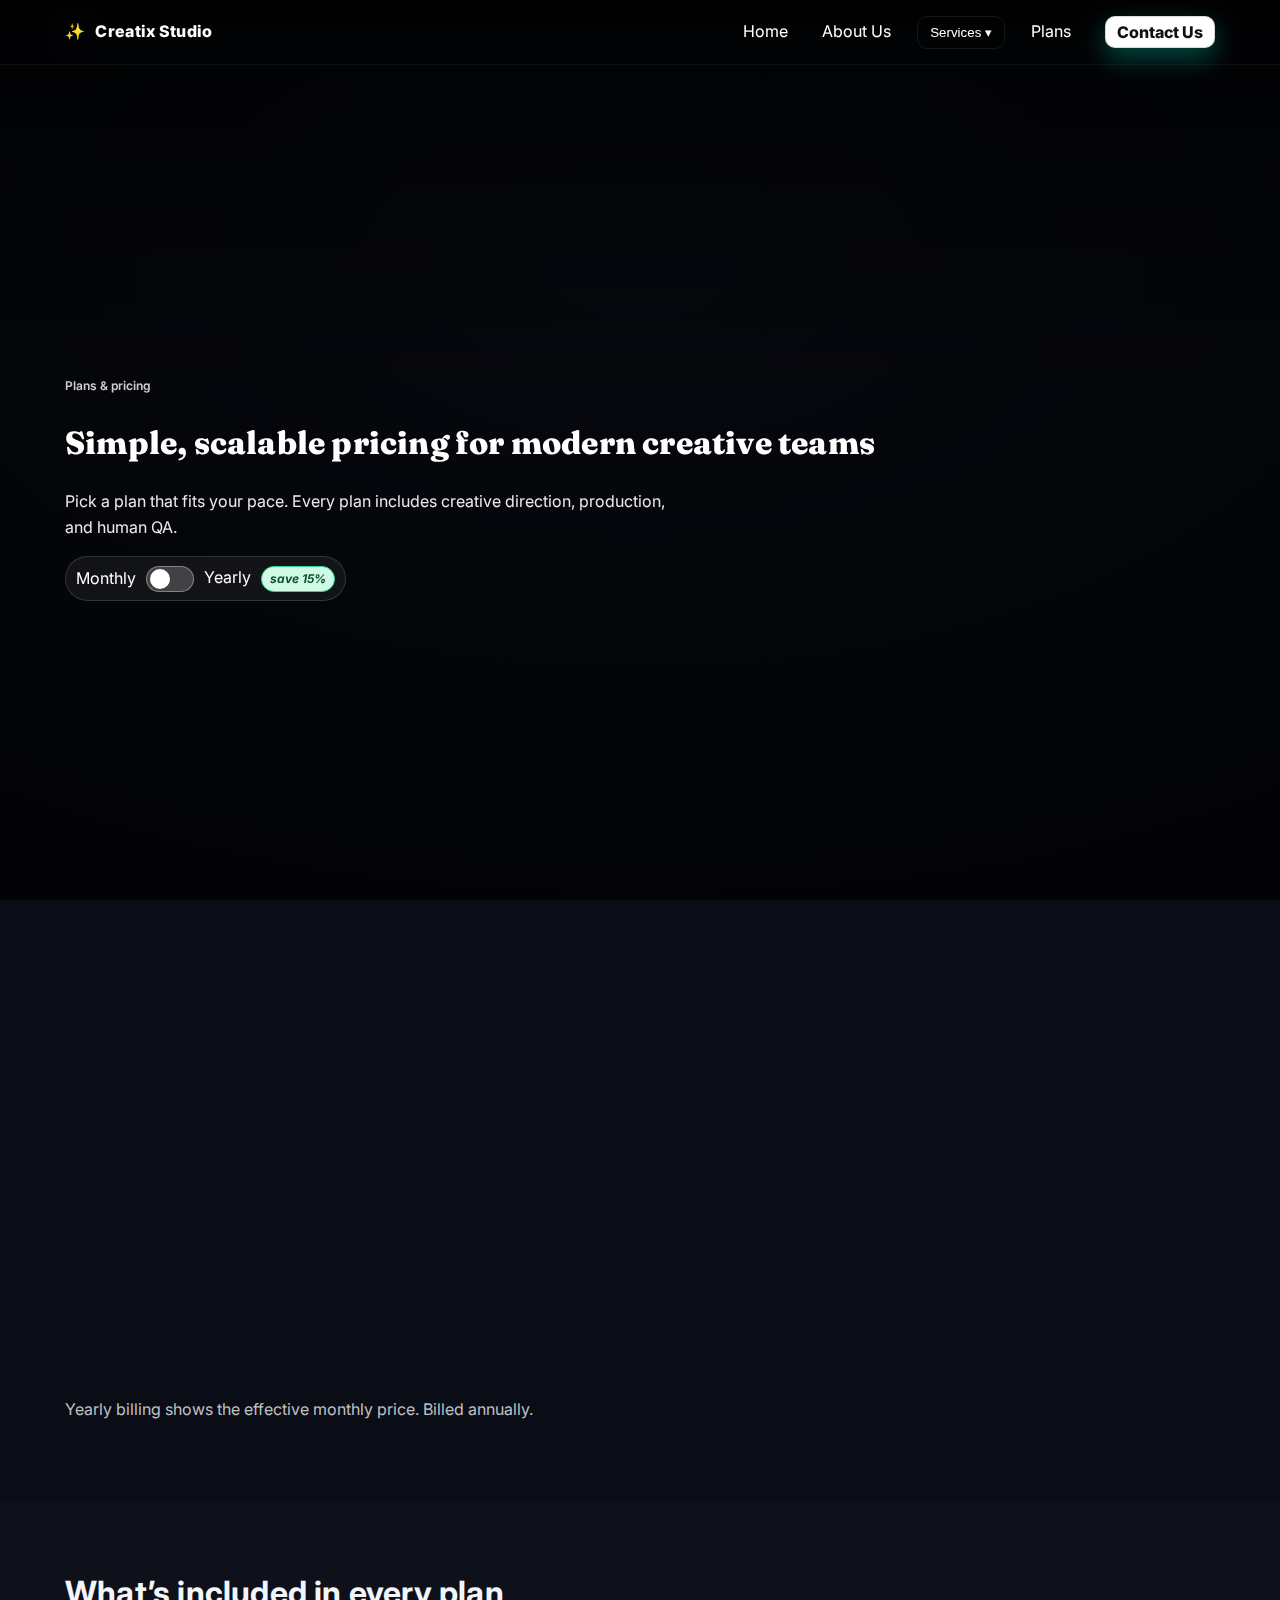
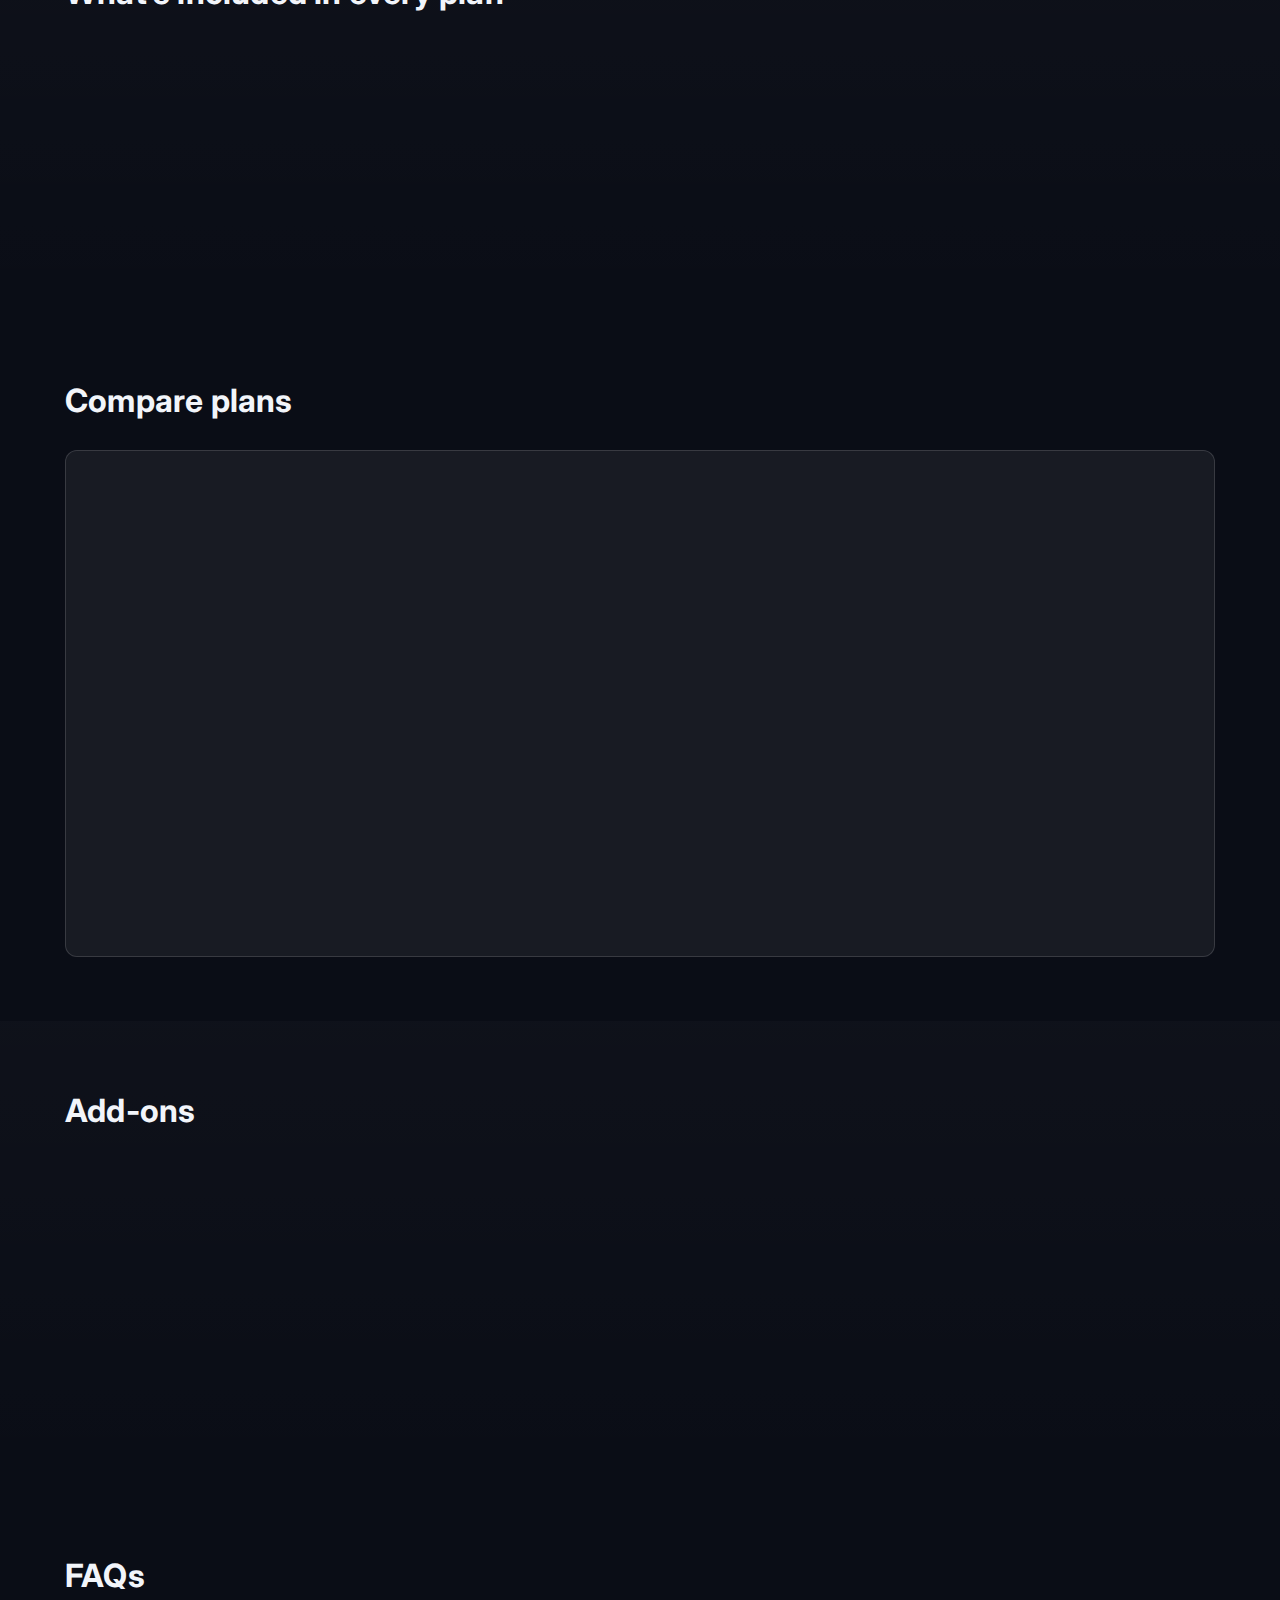
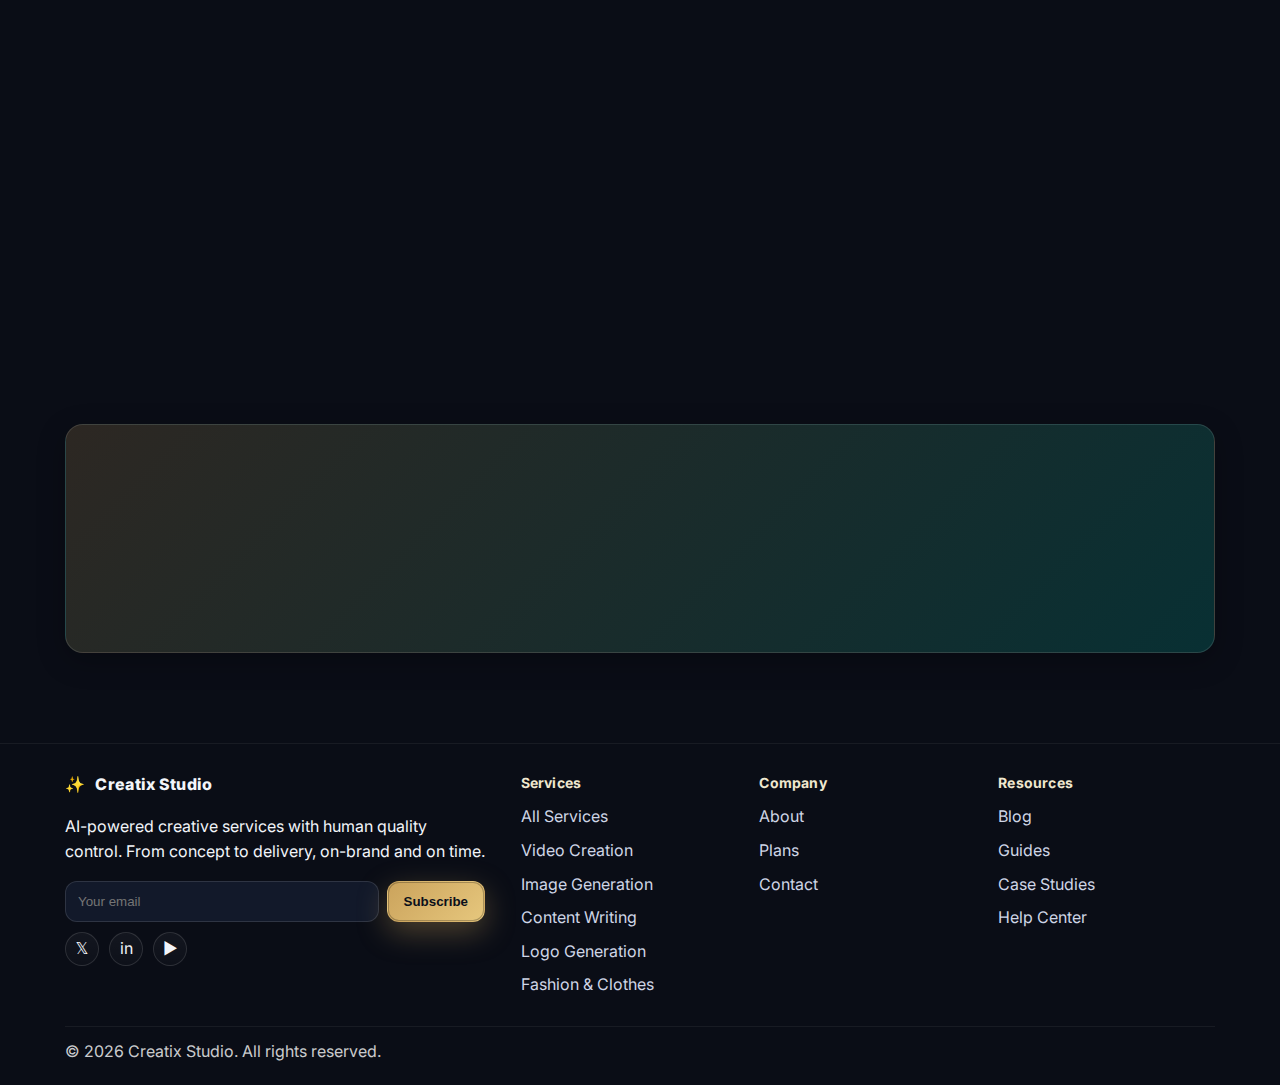
<file: plans.html>
<!doctype html>
<html lang="en">
<head>
  <meta charset="utf-8">
  <title>Plans — Creatix Studio</title>
  <meta name="viewport" content="width=device-width, initial-scale=1">
  <meta name="description" content="Choose a plan that fits your creative needs: Starter, Pro, or Enterprise.">
  <link rel="preconnect" href="https://fonts.googleapis.com">
  <link rel="preconnect" href="https://fonts.gstatic.com" crossorigin>
  <link href="https://fonts.googleapis.com/css2?family=Fraunces:opsz,wght@9..144,700;9..144,800&family=Inter:wght@400;600;700;800&display=swap" rel="stylesheet">
  <link rel="stylesheet" href="style.css?v=12">

  <!-- Page enhancements: hero, overlay header, billing toggle, compare table, sequenced reveals -->
  <style>
    :root {
      --hero-mask-start: rgba(0,0,0,.65);
      --hero-mask-end: rgba(0,0,0,.25);
      --glass-surface: rgba(255,255,255,0.06);
      --glass-border: rgba(255,255,255,0.14);
      --muted: rgba(255,255,255,0.8);
      --muted-strong: rgba(255,255,255,0.92);
      --accent: #9fe8df;
    }

    /* Overlaid, auto-hide header */
    .site-header.header-overlay {
      position: fixed;
      top: 0; left: 0; right: 0;
      z-index: 1000;
      transform: translateY(0);
      transition: transform .35s ease, background .25s ease, box-shadow .25s ease;
      background: linear-gradient(to bottom, rgba(0,0,0,.5), rgba(0,0,0,0));
    }
    .site-header.header-overlay.solid {
      background: rgba(10,10,10,0.9);
      backdrop-filter: saturate(140%) blur(10px);
      box-shadow: 0 6px 24px rgba(0,0,0,.25);
    }
    .site-header--hidden { transform: translateY(-100%); }

    .site-header.header-overlay .brand-name,
    .site-header.header-overlay .brand-mark,
    .site-header.header-overlay nav a,
    .site-header.header-overlay .dropdown-toggle { color: #fff; }
    .site-header.header-overlay .nav-toggle .bar { background: #fff; }
    .site-header.header-overlay .nav-cta .btn { background: #fff; color: #111; }

    /* Full-bleed, full-height hero */
    .hero.hero-bg {
      position: relative;
      background-image: var(--hero-image);
      background-size: cover;
      background-position: center;
      color: #fff;
      min-height: 100vh;
      min-height: 100svh;
      min-height: 100dvh;
      display: flex;
      align-items: center;
      width: 100%;
      margin: 0;
      border-radius: 0;
      isolation: isolate;
      padding-top: 6rem; /* clear the fixed header */
    }
    .hero.hero-bg::before {
      content: "";
      position: absolute; inset: 0;
      background:
        linear-gradient(180deg, var(--hero-mask-start) 0%, transparent 45%),
        radial-gradient(90% 70% at 50% 30%, rgba(0,0,0,0.35), rgba(0,0,0,0.75));
      z-index: 0;
    }
    .hero.hero-bg .container { position: relative; z-index: 1; }
    .hero-copy .eyebrow {
      letter-spacing: normal;
      text-transform: none;
      color: var(--muted);
      margin-bottom: .5rem;
      font-weight: 600;
    }
    .hero-copy .lede { color: var(--muted-strong); max-width: 62ch; }

    /* Billing toggle */
    .billing-toggle {
      display: inline-flex; align-items: center; gap: 10px;
      background: var(--glass-surface);
      border: 1px solid var(--glass-border);
      padding: 8px 10px; border-radius: 999px;
      color: #fff;
    }
    .save-pill {
      display: inline-block; margin-left: 6px;
      font-size: 12px; font-weight: 700; color: #0f5132; background: #d1fae5;
      border: 1px solid #34d399; border-radius: 999px; padding: 2px 8px;
    }
    .switch { position: relative; display: inline-block; width: 48px; height: 26px; }
    .switch input { display: none; }
    .slider {
      position: absolute; cursor: pointer; inset: 0; background: rgba(255,255,255,.2);
      border: 1px solid rgba(255,255,255,.35); transition: .25s; border-radius: 999px;
    }
    .slider:before {
      position: absolute; content: ""; height: 20px; width: 20px; left: 3px; top: 2px;
      background: #fff; border-radius: 50%; transition: .25s;
    }
    input:checked + .slider { background: #9fe8df; border-color: #9fe8df; }
    input:checked + .slider:before { transform: translateX(22px); }

    /* Pricing grid + cards */
    .pricing-grid {
      display: grid; grid-template-columns: repeat(3, minmax(0, 1fr));
      gap: 18px; align-items: stretch;
    }
    .pricing-card {
      background: var(--glass-surface);
      border: 1px solid var(--glass-border);
      border-radius: 16px;
      color: #fff;
      padding: 22px;
      display: flex; flex-direction: column; justify-content: space-between;
    }
    .pricing-card .price {
      font-size: 34px; font-weight: 800; margin: 6px 0 2px;
    }
    .pricing-card .price-sub { color: var(--muted); font-size: 14px; margin-bottom: 10px; }
    .pricing-card ul { margin: 12px 0 18px; padding-left: 18px; }
    .pricing-card li { margin: 6px 0; }
    .pricing-card .badge { display: inline-block; background: rgba(159,232,223,.15); color: #9fe8df; border:1px solid rgba(159,232,223,.5); padding:4px 10px; border-radius: 999px; font-weight: 700; font-size: 12px; }
    .pricing-card.featured {
      border-color: #fff; background: linear-gradient(180deg, rgba(255,255,255,.08), rgba(255,255,255,.04));
      box-shadow: 0 10px 30px rgba(0,0,0,.25);
      position: relative;
    }
    .pricing-card .btn { width: 100%; }

    /* Included features grid */
    .included-grid {
      display: grid; grid-template-columns: repeat(3, minmax(0,1fr)); gap: 16px;
    }
    .included-card {
      background: var(--glass-surface);
      border: 1px solid var(--glass-border);
      border-radius: 14px; padding: 18px; color: #fff;
    }
    .included-card .icn { font-size: 20px; margin-bottom: 6px; }

    /* Compare table */
    .compare {
      overflow-x: auto;
      border-radius: 12px;
      border: 1px solid var(--glass-border);
      background: var(--glass-surface);
    }
    .compare table { width: 100%; border-collapse: collapse; color: #fff; }
    .compare th, .compare td { padding: 12px 14px; text-align: left; border-bottom: 1px solid rgba(255,255,255,.08); }
    .compare th { background: rgba(255,255,255,.06); font-weight: 700; }
    .compare tr:last-child td { border-bottom: 0; }
    .check { color: #22c55e; font-weight: 800; }
    .dash { color: #aaa; }

    /* Add-ons */
    .addons-grid { display: grid; grid-template-columns: repeat(3, minmax(0,1fr)); gap: 16px; }
    .addon {
      background: var(--glass-surface);
      border: 1px solid var(--glass-border);
      border-radius: 14px; padding: 18px; color: #fff;
      display: grid; gap: 8px;
    }

    /* Sequenced reveals */
    [data-seq] > * {
      opacity: 0;
      transform: translateY(14px);
      transition: opacity .6s cubic-bezier(.2,.7,.2,1), transform .6s cubic-bezier(.2,.7,.2,1);
      transition-delay: calc(var(--i, 0) * 90ms);
      will-change: transform, opacity;
    }
    [data-seq].in > * { opacity: 1; transform: translateY(0); }

    /* Mobile adjustments */
    @media (max-width: 980px) {
      .pricing-grid, .included-grid, .addons-grid { grid-template-columns: 1fr; }
    }
    @media (max-width: 900px) {
      .site-header.header-overlay .nav-links {
        background: rgba(0,0,0,0.75);
        backdrop-filter: saturate(140%) blur(8px);
      }
      .site-header.header-overlay .nav-links a { color: #fff; }
    }
  </style>
</head>
<body>
  <!-- Header (overlay with hide/show on scroll) -->
  <header class="site-header header-overlay" id="siteHeader">
    <div class="container nav">
      <a href="index.html" class="brand" aria-label="Creatix Studio">
        <span class="brand-mark">✨</span>
        <span class="brand-name">Creatix Studio</span>
      </a>
      <button class="nav-toggle" id="navToggle" aria-label="Toggle navigation" aria-controls="primaryNav" aria-expanded="false">
        <span class="bar"></span><span class="bar"></span><span class="bar"></span>
      </button>
      <nav>
        <ul class="nav-links" id="primaryNav">
          <li><a href="index.html" data-nav>Home</a></li>
          <li><a href="about.html" data-nav>About Us</a></li>
          <li class="dropdown">
            <button class="dropdown-toggle" aria-expanded="false" aria-haspopup="menu" aria-controls="servicesMenu">Services ▾</button>
            <ul class="dropdown-menu" id="servicesMenu" role="menu">
              <li role="none"><a role="menuitem" href="services.html">All Services</a></li>
              <li role="none"><a role="menuitem" href="service-video-creation.html">Video Creation</a></li>
              <li role="none"><a role="menuitem" href="service-image-generation.html">Image Generation</a></li>
              <li role="none"><a role="menuitem" href="service-content-writing.html">Content Writing</a></li>
              <li role="none"><a role="menuitem" href="service-logo-generation.html">Logo Generation</a></li>
              <li role="none"><a role="menuitem" href="service-fashion-design.html">Fashion & Clothes Design</a></li>
            </ul>
          </li>
          <li><a href="plans.html" data-nav>Plans</a></li>
          <li class="nav-cta"><a href="contact.html" class="btn btn-accent" data-nav>Contact Us</a></li>
        </ul>
      </nav>
    </div>
  </header>

  <!-- Hero with 100vh background -->
  <section
    class="hero hero-modern hero-bg"
    style="--hero-image: url('https://images.unsplash.com/photo-1556761175-4b46a572b786?auto=format&fit=crop&w=1920&q=80');"
  >
    <div class="container" data-seq>
      <div class="hero-copy" style="--i:0">
        <p class="eyebrow">Plans & pricing</p>
        <h1 class="display">Simple, scalable pricing for modern creative teams</h1>
        <p class="lede">Pick a plan that fits your pace. Every plan includes creative direction, production, and human QA.</p>
        <div class="hero-actions" style="margin-top: 12px;">
          <span class="billing-toggle">
            <span>Monthly</span>
            <label class="switch" aria-label="Toggle yearly billing">
              <input id="billingToggle" type="checkbox">
              <span class="slider"></span>
            </label>
            <span>Yearly <em class="save-pill">save 15%</em></span>
          </span>
        </div>
      </div>
    </div>
  </section>

  <!-- Pricing -->
  <section class="section">
    <div class="container">
      <div class="pricing-grid" data-seq>
        <div class="pricing-card" style="--i:0">
          <div>
            <h3>Starter</h3>
            <p class="price" data-monthly="199" data-yearly="169">$199</p>
            <div class="price-sub" data-sub="/mo">/mo</div>
            <ul>
              <li>Up to 5 requests/mo</li>
              <li>~3 business day delivery</li>
              <li>1 brand profile</li>
              <li>Email support</li>
            </ul>
          </div>
          <a href="contact.html" class="btn btn-outline">Choose Starter</a>
        </div>

        <div class="pricing-card featured" style="--i:1">
          <div>
            <div class="badge">Most popular</div>
            <h3>Pro</h3>
            <p class="price" data-monthly="499" data-yearly="425">$499</p>
            <div class="price-sub" data-sub="/mo">/mo</div>
            <ul>
              <li>Unlimited requests</li>
              <li>48h average delivery</li>
              <li>2 brand profiles</li>
              <li>Priority support</li>
            </ul>
          </div>
          <a href="contact.html" class="btn btn-primary">Choose Pro</a>
        </div>

        <div class="pricing-card" style="--i:2">
          <div>
            <h3>Enterprise</h3>
            <p class="price" data-custom="true">Custom</p>
            <div class="price-sub">SLA, NDAs, SSO</div>
            <ul>
              <li>Dedicated creative team</li>
              <li>Custom workflows</li>
              <li>Multiple brands</li>
              <li>Slack/Asana/Notion integrations</li>
            </ul>
          </div>
          <a href="contact.html" class="btn btn-outline">Talk to sales</a>
        </div>
      </div>
      <p class="muted" style="margin-top:10px; color: rgba(255,255,255,.75);">Yearly billing shows the effective monthly price. Billed annually.</p>
    </div>
  </section>

  <!-- What's included -->
  <section class="section alt">
    <div class="container">
      <h2 class="section-title">What’s included in every plan</h2>
      <div class="included-grid" data-seq>
        <div class="included-card" style="--i:0">
          <div class="icn">🎬</div>
          <h3>Creative direction</h3>
          <p>Clear briefs, moodboards, and references so production stays on-target.</p>
        </div>
        <div class="included-card" style="--i:1">
          <div class="icn">🛠️</div>
          <h3>Production</h3>
          <p>Video, images, copy, logos, and fashion — produced to spec and platform.</p>
        </div>
        <div class="included-card" style="--i:2">
          <div class="icn">✅</div>
          <h3>Human QA</h3>
          <p>Brand safety, accuracy, and polish checks before delivery.</p>
        </div>
      </div>
    </div>
  </section>

  <!-- Compare plans -->
  <section class="section">
    <div class="container">
      <h2 class="section-title">Compare plans</h2>
      <div class="compare" data-seq>
        <table>
          <thead>
            <tr>
              <th>Capability</th>
              <th>Starter</th>
              <th>Pro</th>
              <th>Enterprise</th>
            </tr>
          </thead>
          <tbody>
            <tr>
              <td>Requests</td>
              <td>5/mo</td>
              <td>Unlimited</td>
              <td>Unlimited</td>
            </tr>
            <tr>
              <td>Turnaround</td>
              <td>~3 business days</td>
              <td>~48 hours</td>
              <td>Custom SLA</td>
            </tr>
            <tr>
              <td>Brand profiles</td>
              <td>1</td>
              <td>2</td>
              <td>Multiple</td>
            </tr>
            <tr>
              <td>Video</td>
              <td><span class="check">✓</span></td>
              <td><span class="check">✓</span></td>
              <td><span class="check">✓</span></td>
            </tr>
            <tr>
              <td>Images</td>
              <td><span class="check">✓</span></td>
              <td><span class="check">✓</span></td>
              <td><span class="check">✓</span></td>
            </tr>
            <tr>
              <td>Copy</td>
              <td><span class="check">✓</span></td>
              <td><span class="check">✓</span></td>
              <td><span class="check">✓</span></td>
            </tr>
            <tr>
              <td>Logos & identity</td>
              <td><span class="dash">—</span></td>
              <td><span class="check">✓</span></td>
              <td><span class="check">✓</span></td>
            </tr>
            <tr>
              <td>Slack/Asana/Notion</td>
              <td><span class="dash">—</span></td>
              <td><span class="check">✓</span></td>
              <td><span class="check">✓</span></td>
            </tr>
            <tr>
              <td>Security (NDA/SSO)</td>
              <td><span class="dash">—</span></td>
              <td><span class="dash">—</span></td>
              <td><span class="check">✓</span></td>
            </tr>
          </tbody>
        </table>
      </div>
    </div>
  </section>

  <!-- Add-ons -->
  <section class="section alt">
    <div class="container">
      <h2 class="section-title">Add‑ons</h2>
      <div class="addons-grid" data-seq>
        <div class="addon" style="--i:0">
          <h3>Extra brand profile</h3>
          <p>Great for agencies or multi-product teams.</p>
          <p><strong>$79</strong> /mo</p>
        </div>
        <div class="addon" style="--i:1">
          <h3>Rush delivery</h3>
          <p>24h queue jump for time‑sensitive requests.</p>
          <p><strong>$99</strong> /request</p>
        </div>
        <div class="addon" style="--i:2">
          <h3>Source files pack</h3>
          <p>Organized project files and templates each month.</p>
          <p><strong>$49</strong> /mo</p>
        </div>
      </div>
    </div>
  </section>

  <!-- FAQs -->
  <section class="section">
    <div class="container">
      <h2 class="section-title">FAQs</h2>
      <div class="accordion" data-accordion-animated data-seq>
        <details style="--i:0">
          <summary class="accordion-header"><span>How do requests work?</span><i class="chev" aria-hidden="true"></i></summary>
          <div class="accordion-panel"><div class="accordion-panel-inner"><p>Submit tasks through our portal. We pick them up sequentially and deliver within your plan’s turnaround time.</p></div></div>
        </details>
        <details style="--i:1">
          <summary class="accordion-header"><span>What’s your revision policy?</span><i class="chev" aria-hidden="true"></i></summary>
          <div class="accordion-panel"><div class="accordion-panel-inner"><p>Unlimited revisions within the scope of the request while your subscription is active.</p></div></div>
        </details>
        <details style="--i:2">
          <summary class="accordion-header"><span>Can I pause my plan?</span><i class="chev" aria-hidden="true"></i></summary>
          <div class="accordion-panel"><div class="accordion-panel-inner"><p>Yes — pause anytime and resume later without losing progress.</p></div></div>
        </details>
        <details style="--i:3">
          <summary class="accordion-header"><span>Do we own the files?</span><i class="chev" aria-hidden="true"></i></summary>
          <div class="accordion-panel"><div class="accordion-panel-inner"><p>Yes. You receive full commercial usage and source files where applicable.</p></div></div>
        </details>
      </div>
    </div>
  </section>

  <!-- CTA -->
  <section class="cta">
    <div class="container cta-inner luxe-border" data-seq>
      <h2 style="--i:0">Ready to create something great?</h2>
      <p style="--i:1">Start with Pro, or talk to us about a custom Enterprise plan.</p>
      <div style="--i:2">
        <a href="contact.html" class="btn btn-primary">Get Started</a>
        <a href="contact.html" class="btn btn-accent">Talk to sales</a>
      </div>
    </div>
  </section>

  <!-- Footer (same as other pages) -->
  <footer class="site-footer">
    <div class="container footer-grid">
      <div class="footer-brand">
        <div class="brand">
          <span class="brand-mark">✨</span>
          <span class="brand-name">Creatix Studio</span>
        </div>
        <p>AI-powered creative services with human quality control. From concept to delivery, on-brand and on time.</p>
        <form class="newsletter" action="#" onsubmit="event.preventDefault()">
          <input type="email" placeholder="Your email" aria-label="Email for newsletter" required>
          <button class="btn btn-primary" type="submit">Subscribe</button>
        </form>
        <div class="social">
          <a href="#" aria-label="Twitter" title="Twitter">𝕏</a>
          <a href="#" aria-label="LinkedIn" title="LinkedIn">in</a>
          <a href="#" aria-label="YouTube" title="YouTube">▶</a>
        </div>
      </div>
      <div class="footer-col">
        <h4>Services</h4>
        <ul>
          <li><a href="services.html">All Services</a></li>
          <li><a href="service-video-creation.html">Video Creation</a></li>
          <li><a href="service-image-generation.html">Image Generation</a></li>
          <li><a href="service-content-writing.html">Content Writing</a></li>
          <li><a href="service-logo-generation.html">Logo Generation</a></li>
          <li><a href="service-fashion-design.html">Fashion & Clothes</a></li>
        </ul>
      </div>
      <div class="footer-col">
        <h4>Company</h4>
        <ul>
          <li><a href="about.html">About</a></li>
          <li><a href="plans.html">Plans</a></li>
          <li><a href="contact.html">Contact</a></li>
        </ul>
      </div>
      <div class="footer-col">
        <h4>Resources</h4>
        <ul>
          <li><a href="#" aria-disabled="true">Blog</a></li>
          <li><a href="#" aria-disabled="true">Guides</a></li>
          <li><a href="#" aria-disabled="true">Case Studies</a></li>
          <li><a href="#" aria-disabled="true">Help Center</a></li>
        </ul>
      </div>
    </div>
    <div class="container footer-bottom">
      <span>© <span id="year"></span> Creatix Studio. All rights reserved.</span>
    </div>
  </footer>

  <!-- Scripts -->
  <script>
    // Header hide/show on scroll + solid background after hero
    (function() {
      const header = document.getElementById('siteHeader');
      let lastY = window.scrollY;
      const SOLID_THRESHOLD = 120;

      const onScroll = () => {
        const y = window.scrollY;
        // Hide when scrolling down, show when up
        if (y > lastY && y > 80) header.classList.add('site-header--hidden');
        else header.classList.remove('site-header--hidden');
        lastY = y;
        // Solid background after threshold
        if (y > SOLID_THRESHOLD) header.classList.add('solid');
        else header.classList.remove('solid');
      };
      window.addEventListener('scroll', onScroll, { passive: true });
      onScroll();
    })();

    // Billing toggle: monthly/yearly prices
    (function() {
      const toggle = document.getElementById('billingToggle');
      const priceEls = document.querySelectorAll('.pricing-card .price');
      const subEls = document.querySelectorAll('.pricing-card .price-sub');

      const fmt = n => '$' + Number(n).toLocaleString();
      const update = () => {
        const yearly = toggle.checked;
        priceEls.forEach(el => {
          if (el.dataset.custom) return;
          const m = el.getAttribute('data-monthly');
          const y = el.getAttribute('data-yearly');
          el.textContent = fmt(yearly ? y : m);
        });
        subEls.forEach(el => {
          const base = el.getAttribute('data-sub') || '/mo';
          el.textContent = yearly ? base + ' • billed yearly' : base;
        });
      };
      if (toggle) {
        toggle.addEventListener('change', update);
        update();
      }
    })();

    // Sequenced reveal on scroll
    (function() {
      const groups = document.querySelectorAll('[data-seq]');
      const setIndexVars = (group) => {
        Array.from(group.children).forEach((el, i) => {
          if (!el.style.getPropertyValue('--i')) el.style.setProperty('--i', i);
        });
      };
      groups.forEach(setIndexVars);
      if ('IntersectionObserver' in window) {
        const io = new IntersectionObserver((entries) => {
          entries.forEach(e => {
            if (e.isIntersecting) {
              e.target.classList.add('in');
              io.unobserve(e.target);
            }
          });
        }, { threshold: 0.15 });
        groups.forEach(g => io.observe(g));
      } else {
        groups.forEach(g => g.classList.add('in'));
      }
    })();

    // Year in footer
    (function(){
      const y = document.getElementById('year');
      if (y) y.textContent = new Date().getFullYear();
    })();
  </script>
</body>
</html>
</file>
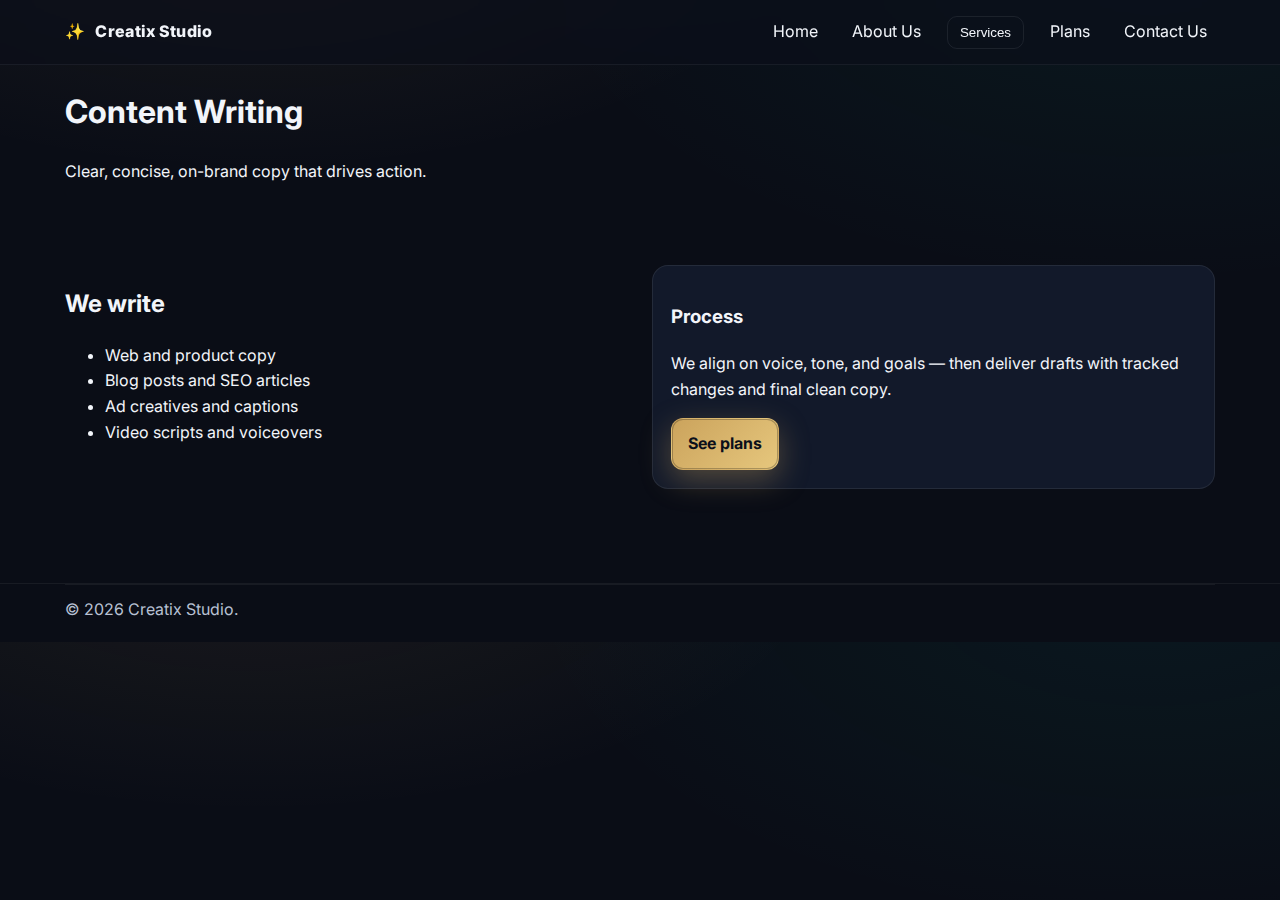
<file: service-content-writing.html>
<!doctype html>
<html lang="en">
<head>
  <meta charset="utf-8">
  <title>Content Writing — Creatix Studio</title>
  <meta name="viewport" content="width=device-width, initial-scale=1">
  <meta name="description" content="Web copy, blogs, scripts, and ad creatives crafted for clarity and conversion.">
  <link href="https://fonts.googleapis.com/css2?family=Inter:wght@400;600;700;800&display=swap" rel="stylesheet">
  <link rel="stylesheet" href="style.css">
</head>
<body>
  <header class="site-header">
    <div class="container nav">
      <a href="index.html" class="brand"><span class="brand-mark">✨</span><span class="brand-name">Creatix Studio</span></a>
      <button class="nav-toggle" id="navToggle" aria-label="Toggle navigation" aria-controls="primaryNav" aria-expanded="false">
        <span class="bar"></span><span class="bar"></span><span class="bar"></span>
      </button>
      <nav>
        <ul class="nav-links" id="primaryNav">
          <li><a href="index.html" data-nav>Home</a></li>
          <li><a href="about.html" data-nav>About Us</a></li>
          <li class="dropdown">
            <button class="dropdown-toggle" aria-expanded="false">Services</button>
            <ul class="dropdown-menu">
              <li><a href="services.html">All Services</a></li>
              <li><a href="service-video-creation.html">Video Creation</a></li>
              <li><a href="service-image-generation.html">Image Generation</a></li>
              <li><a href="service-content-writing.html">Content Writing</a></li>
              <li><a href="service-logo-generation.html">Logo Generation</a></li>
              <li><a href="service-fashion-design.html">Fashion & Clothes Design</a></li>
            </ul>
          </li>
          <li><a href="plans.html" data-nav>Plans</a></li>
          <li><a href="contact.html" data-nav>Contact Us</a></li>
        </ul>
      </nav>
    </div>
  </header>

  <section class="page-hero">
    <div class="container">
      <h1>Content Writing</h1>
      <p>Clear, concise, on-brand copy that drives action.</p>
    </div>
  </section>

  <section class="section">
    <div class="container two-col">
      <div class="col">
        <h2>We write</h2>
        <ul class="checklist">
          <li>Web and product copy</li>
          <li>Blog posts and SEO articles</li>
          <li>Ad creatives and captions</li>
          <li>Video scripts and voiceovers</li>
        </ul>
      </div>
      <div class="col card card-soft">
        <h3>Process</h3>
        <p>We align on voice, tone, and goals — then deliver drafts with tracked changes and final clean copy.</p>
        <a href="plans.html" class="btn btn-primary">See plans</a>
      </div>
    </div>
  </section>

  <footer class="site-footer">
    <div class="container footer-bottom"><span>© <span id="year"></span> Creatix Studio.</span></div>
  </footer>

  <script src="main.js"></script>
</body>
</html>
</file>
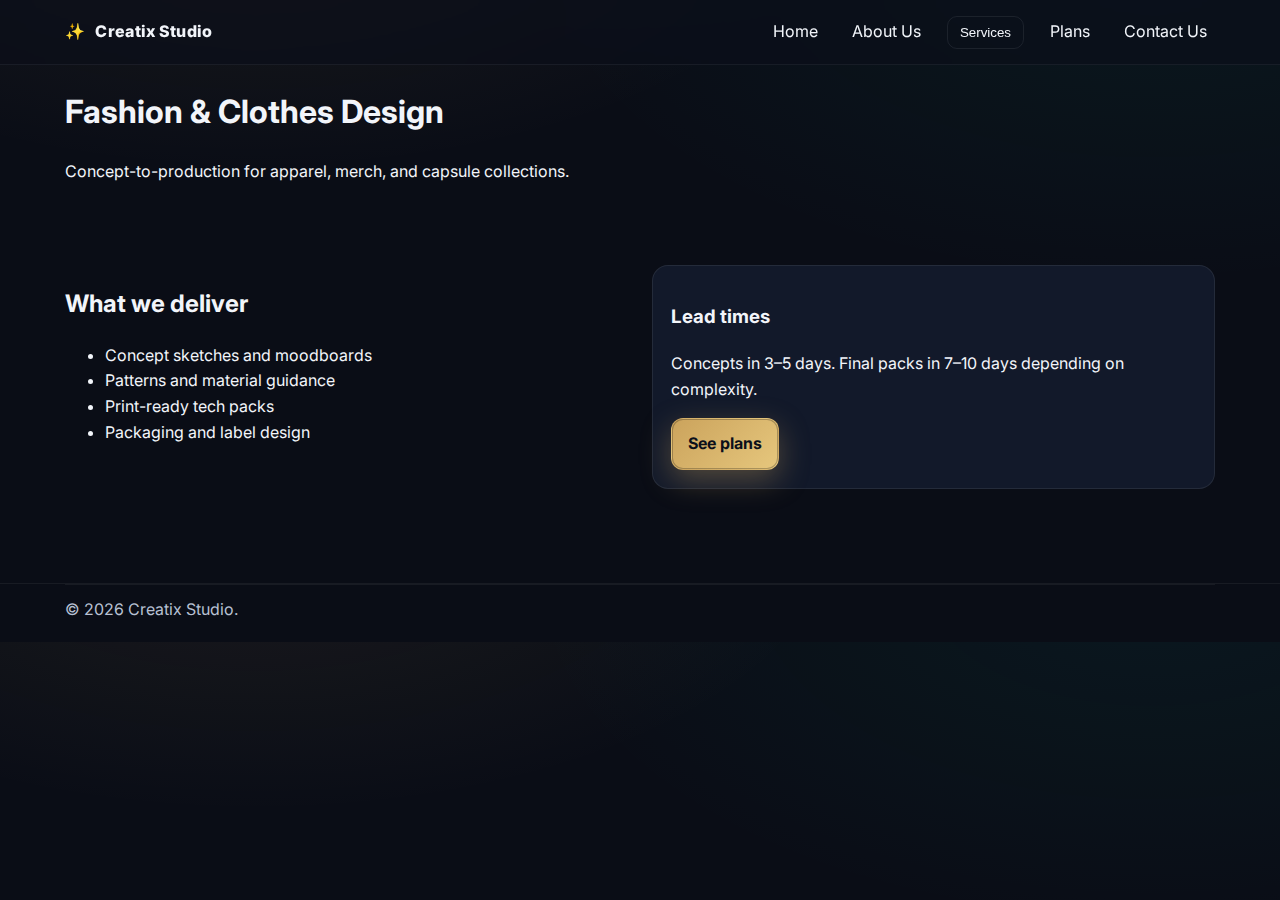
<file: service-fashion-design.html>
<!doctype html>
<html lang="en">
<head>
  <meta charset="utf-8">
  <title>Fashion & Clothes Design — Creatix Studio</title>
  <meta name="viewport" content="width=device-width, initial-scale=1">
  <meta name="description" content="Apparel concepting, patterns, and print-ready tech packs.">
  <link href="https://fonts.googleapis.com/css2?family=Inter:wght@400;600;700;800&display=swap" rel="stylesheet">
  <link rel="stylesheet" href="style.css">
</head>
<body>
  <header class="site-header">
    <div class="container nav">
      <a href="index.html" class="brand"><span class="brand-mark">✨</span><span class="brand-name">Creatix Studio</span></a>
      <button class="nav-toggle" id="navToggle" aria-label="Toggle navigation" aria-controls="primaryNav" aria-expanded="false">
        <span class="bar"></span><span class="bar"></span><span class="bar"></span>
      </button>
      <nav>
        <ul class="nav-links" id="primaryNav">
          <li><a href="index.html" data-nav>Home</a></li>
          <li><a href="about.html" data-nav>About Us</a></li>
          <li class="dropdown">
            <button class="dropdown-toggle" aria-expanded="false">Services</button>
            <ul class="dropdown-menu">
              <li><a href="services.html">All Services</a></li>
              <li><a href="service-video-creation.html">Video Creation</a></li>
              <li><a href="service-image-generation.html">Image Generation</a></li>
              <li><a href="service-content-writing.html">Content Writing</a></li>
              <li><a href="service-logo-generation.html">Logo Generation</a></li>
              <li><a href="service-fashion-design.html">Fashion & Clothes Design</a></li>
            </ul>
          </li>
          <li><a href="plans.html" data-nav>Plans</a></li>
          <li><a href="contact.html" data-nav>Contact Us</a></li>
        </ul>
      </nav>
    </div>
  </header>

  <section class="page-hero">
    <div class="container">
      <h1>Fashion & Clothes Design</h1>
      <p>Concept-to-production for apparel, merch, and capsule collections.</p>
    </div>
  </section>

  <section class="section">
    <div class="container two-col">
      <div class="col">
        <h2>What we deliver</h2>
        <ul class="checklist">
          <li>Concept sketches and moodboards</li>
          <li>Patterns and material guidance</li>
          <li>Print-ready tech packs</li>
          <li>Packaging and label design</li>
        </ul>
      </div>
      <div class="col card card-soft">
        <h3>Lead times</h3>
        <p>Concepts in 3–5 days. Final packs in 7–10 days depending on complexity.</p>
        <a href="plans.html" class="btn btn-primary">See plans</a>
      </div>
    </div>
  </section>

  <footer class="site-footer">
    <div class="container footer-bottom"><span>© <span id="year"></span> Creatix Studio.</span></div>
  </footer>

  <script src="main.js"></script>
</body>
</html>
</file>
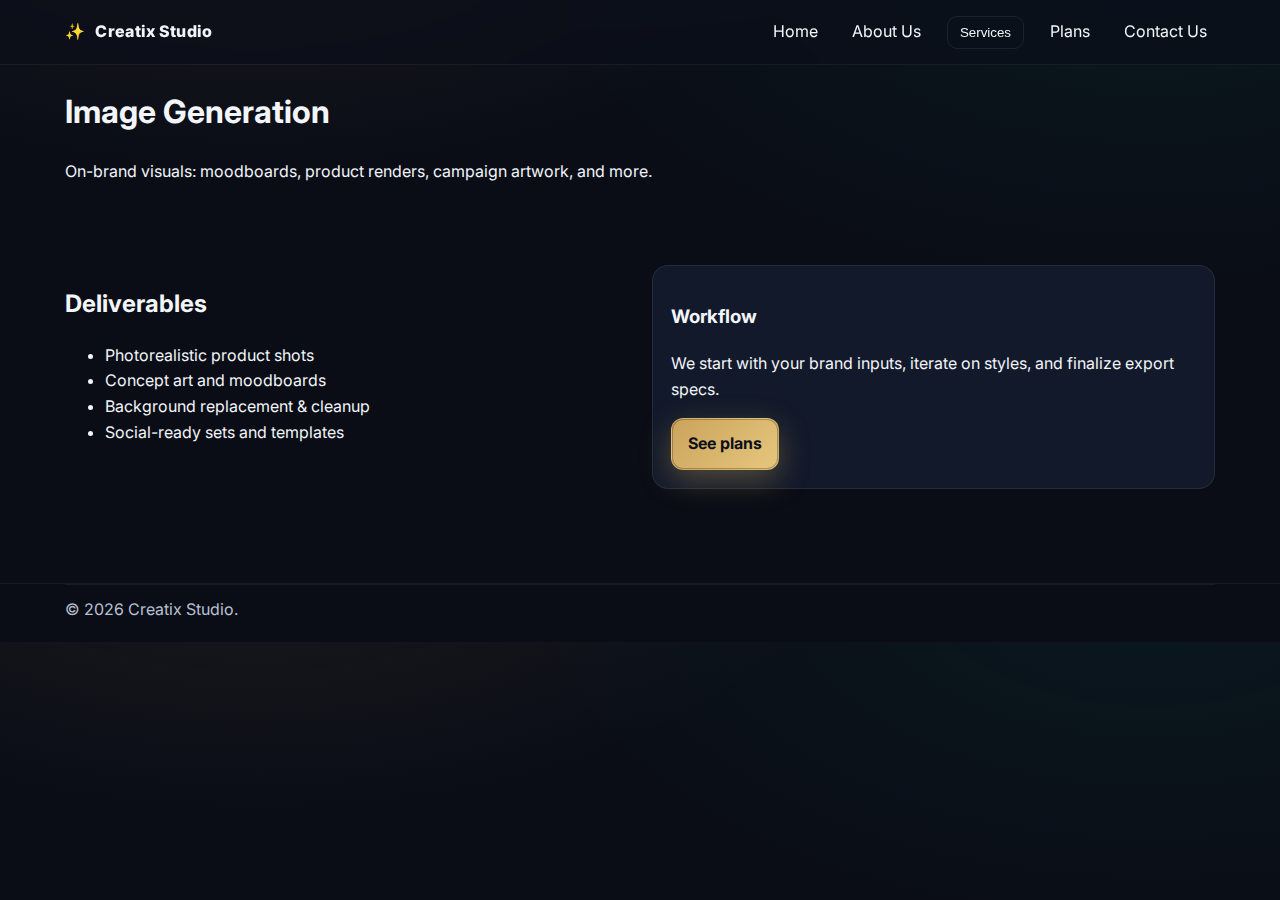
<file: service-image-generation.html>
<!doctype html>
<html lang="en">
<head>
  <meta charset="utf-8">
  <title>Image Generation — Creatix Studio</title>
  <meta name="viewport" content="width=device-width, initial-scale=1">
  <meta name="description" content="Custom visuals, photorealistic renders, and stylized artwork.">
  <link href="https://fonts.googleapis.com/css2?family=Inter:wght@400;600;700;800&display=swap" rel="stylesheet">
  <link rel="stylesheet" href="style.css">
</head>
<body>
  <header class="site-header">
    <div class="container nav">
      <a href="index.html" class="brand"><span class="brand-mark">✨</span><span class="brand-name">Creatix Studio</span></a>
      <button class="nav-toggle" id="navToggle" aria-label="Toggle navigation" aria-controls="primaryNav" aria-expanded="false">
        <span class="bar"></span><span class="bar"></span><span class="bar"></span>
      </button>
      <nav>
        <ul class="nav-links" id="primaryNav">
          <li><a href="index.html" data-nav>Home</a></li>
          <li><a href="about.html" data-nav>About Us</a></li>
          <li class="dropdown">
            <button class="dropdown-toggle" aria-expanded="false">Services</button>
            <ul class="dropdown-menu">
              <li><a href="services.html">All Services</a></li>
              <li><a href="service-video-creation.html">Video Creation</a></li>
              <li><a href="service-image-generation.html">Image Generation</a></li>
              <li><a href="service-content-writing.html">Content Writing</a></li>
              <li><a href="service-logo-generation.html">Logo Generation</a></li>
              <li><a href="service-fashion-design.html">Fashion & Clothes Design</a></li>
            </ul>
          </li>
          <li><a href="plans.html" data-nav>Plans</a></li>
          <li><a href="contact.html" data-nav>Contact Us</a></li>
        </ul>
      </nav>
    </div>
  </header>

  <section class="page-hero">
    <div class="container">
      <h1>Image Generation</h1>
      <p>On-brand visuals: moodboards, product renders, campaign artwork, and more.</p>
    </div>
  </section>

  <section class="section">
    <div class="container two-col">
      <div class="col">
        <h2>Deliverables</h2>
        <ul class="checklist">
          <li>Photorealistic product shots</li>
          <li>Concept art and moodboards</li>
          <li>Background replacement & cleanup</li>
          <li>Social-ready sets and templates</li>
        </ul>
      </div>
      <div class="col card card-soft">
        <h3>Workflow</h3>
        <p>We start with your brand inputs, iterate on styles, and finalize export specs.</p>
        <a href="plans.html" class="btn btn-primary">See plans</a>
      </div>
    </div>
  </section>

  <footer class="site-footer">
    <div class="container footer-bottom"><span>© <span id="year"></span> Creatix Studio.</span></div>
  </footer>

  <script src="main.js"></script>
</body>
</html>
</file>
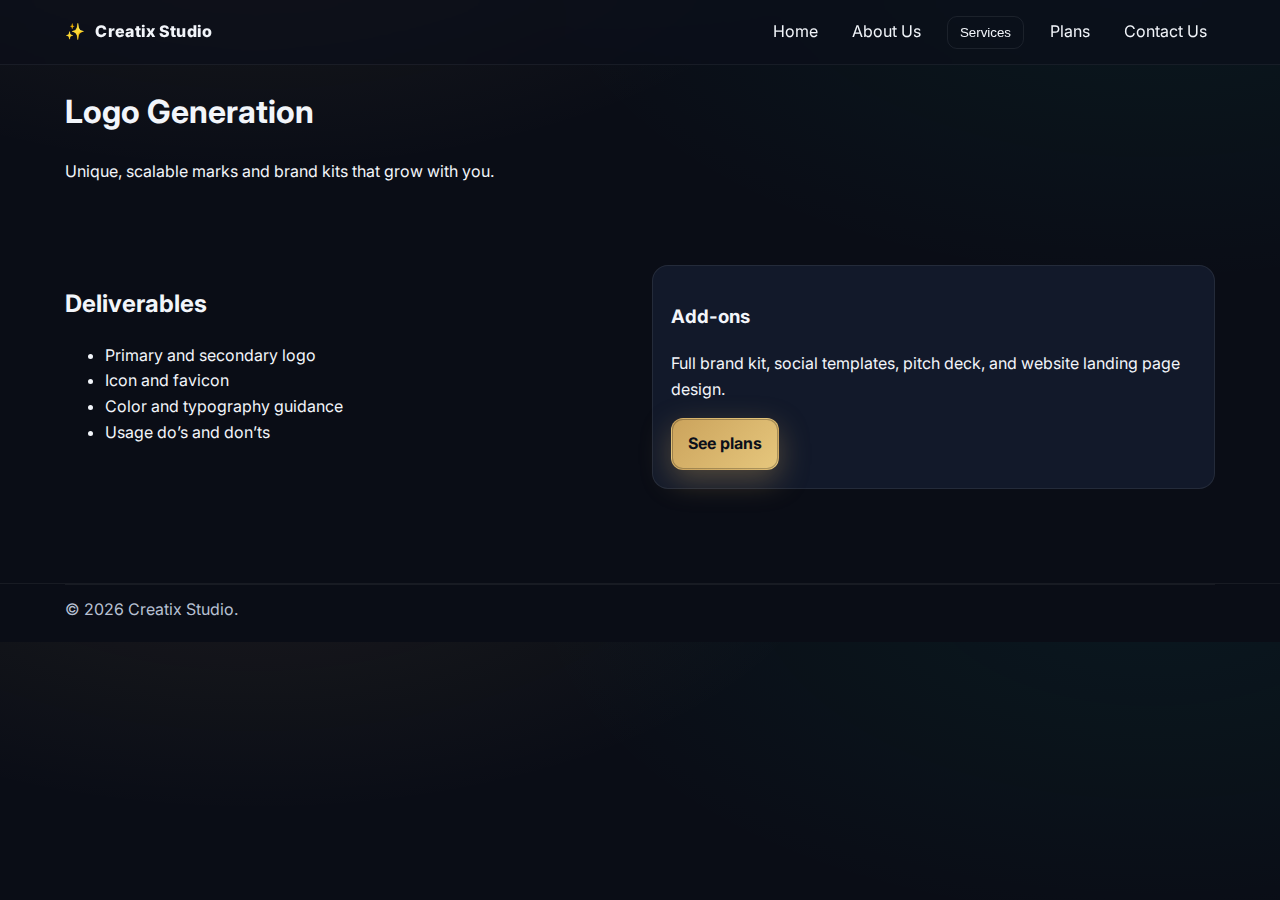
<file: service-logo-generation.html>
<!doctype html>
<html lang="en">
<head>
  <meta charset="utf-8">
  <title>Logo Generation — Creatix Studio</title>
  <meta name="viewport" content="width=device-width, initial-scale=1">
  <meta name="description" content="Distinct logo marks and brand kits with usage guidelines.">
  <link href="https://fonts.googleapis.com/css2?family=Inter:wght@400;600;700;800&display=swap" rel="stylesheet">
  <link rel="stylesheet" href="style.css">
</head>
<body>
  <header class="site-header">
    <div class="container nav">
      <a href="index.html" class="brand"><span class="brand-mark">✨</span><span class="brand-name">Creatix Studio</span></a>
      <button class="nav-toggle" id="navToggle" aria-label="Toggle navigation" aria-controls="primaryNav" aria-expanded="false">
        <span class="bar"></span><span class="bar"></span><span class="bar"></span>
      </button>
      <nav>
        <ul class="nav-links" id="primaryNav">
          <li><a href="index.html" data-nav>Home</a></li>
          <li><a href="about.html" data-nav>About Us</a></li>
          <li class="dropdown">
            <button class="dropdown-toggle" aria-expanded="false">Services</button>
            <ul class="dropdown-menu">
              <li><a href="services.html">All Services</a></li>
              <li><a href="service-video-creation.html">Video Creation</a></li>
              <li><a href="service-image-generation.html">Image Generation</a></li>
              <li><a href="service-content-writing.html">Content Writing</a></li>
              <li><a href="service-logo-generation.html">Logo Generation</a></li>
              <li><a href="service-fashion-design.html">Fashion & Clothes Design</a></li>
            </ul>
          </li>
          <li><a href="plans.html" data-nav>Plans</a></li>
          <li><a href="contact.html" data-nav>Contact Us</a></li>
        </ul>
      </nav>
    </div>
  </header>

  <section class="page-hero">
    <div class="container">
      <h1>Logo Generation</h1>
      <p>Unique, scalable marks and brand kits that grow with you.</p>
    </div>
  </section>

  <section class="section">
    <div class="container two-col">
      <div class="col">
        <h2>Deliverables</h2>
        <ul class="checklist">
          <li>Primary and secondary logo</li>
          <li>Icon and favicon</li>
          <li>Color and typography guidance</li>
          <li>Usage do’s and don’ts</li>
        </ul>
      </div>
      <div class="col card card-soft">
        <h3>Add-ons</h3>
        <p>Full brand kit, social templates, pitch deck, and website landing page design.</p>
        <a href="plans.html" class="btn btn-primary">See plans</a>
      </div>
    </div>
  </section>

  <footer class="site-footer">
    <div class="container footer-bottom"><span>© <span id="year"></span> Creatix Studio.</span></div>
  </footer>

  <script src="main.js"></script>
</body>
</html>
</file>
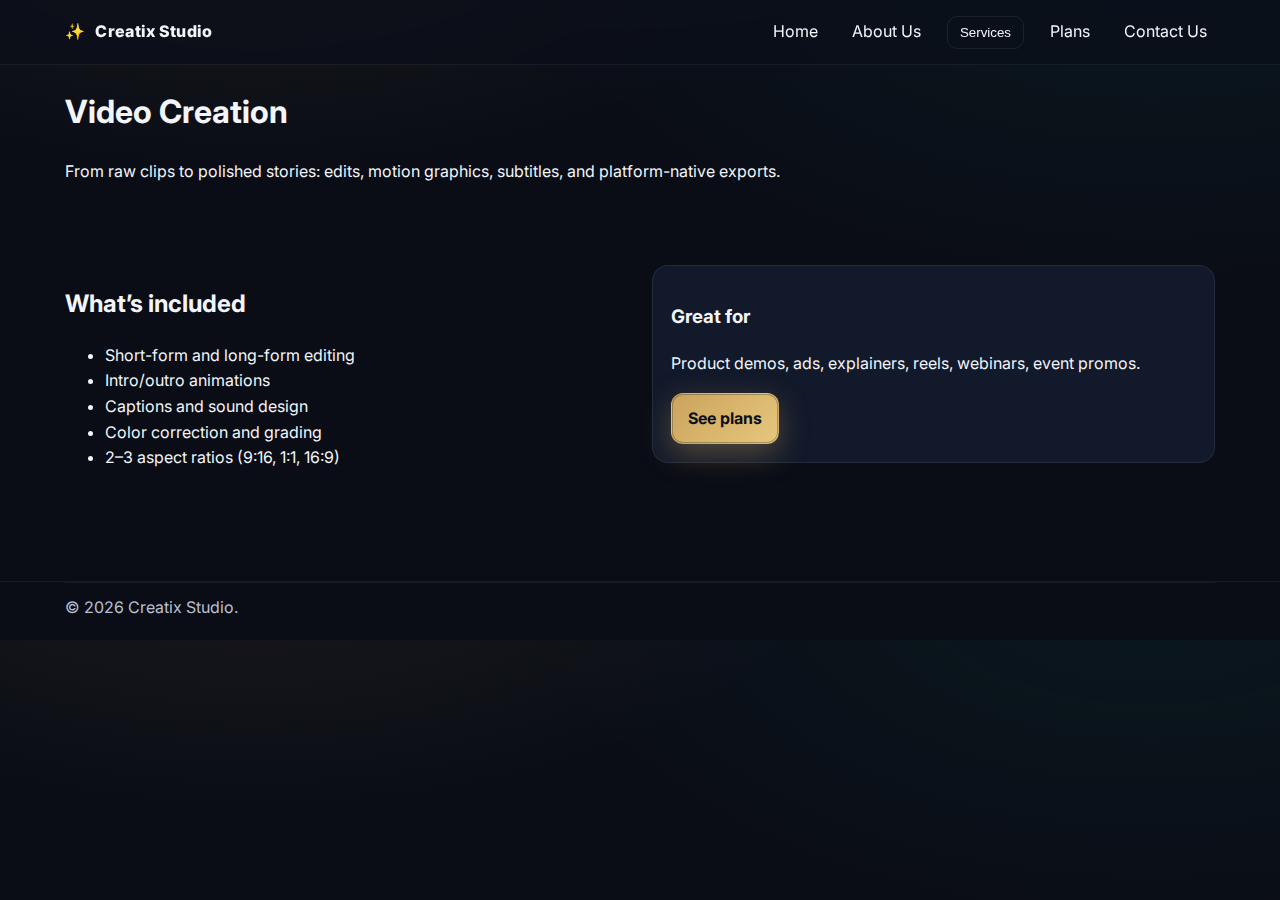
<file: service-video-creation.html>
<!doctype html>
<html lang="en">
<head>
  <meta charset="utf-8">
  <title>Video Creation — Creatix Studio</title>
  <meta name="viewport" content="width=device-width, initial-scale=1">
  <meta name="description" content="Video editing, motion graphics, captions, and social formats.">
  <link href="https://fonts.googleapis.com/css2?family=Inter:wght@400;600;700;800&display=swap" rel="stylesheet">
  <link rel="stylesheet" href="style.css">
</head>
<body>
  <!-- Shared header -->
  <header class="site-header">
    <div class="container nav">
      <a href="index.html" class="brand"><span class="brand-mark">✨</span><span class="brand-name">Creatix Studio</span></a>
      <button class="nav-toggle" id="navToggle" aria-label="Toggle navigation" aria-controls="primaryNav" aria-expanded="false">
        <span class="bar"></span><span class="bar"></span><span class="bar"></span>
      </button>
      <nav>
        <ul class="nav-links" id="primaryNav">
          <li><a href="index.html" data-nav>Home</a></li>
          <li><a href="about.html" data-nav>About Us</a></li>
          <li class="dropdown">
            <button class="dropdown-toggle" aria-expanded="false">Services</button>
            <ul class="dropdown-menu">
              <li><a href="services.html">All Services</a></li>
              <li><a href="service-video-creation.html">Video Creation</a></li>
              <li><a href="service-image-generation.html">Image Generation</a></li>
              <li><a href="service-content-writing.html">Content Writing</a></li>
              <li><a href="service-logo-generation.html">Logo Generation</a></li>
              <li><a href="service-fashion-design.html">Fashion & Clothes Design</a></li>
            </ul>
          </li>
          <li><a href="plans.html" data-nav>Plans</a></li>
          <li><a href="contact.html" data-nav>Contact Us</a></li>
        </ul>
      </nav>
    </div>
  </header>

  <section class="page-hero">
    <div class="container">
      <h1>Video Creation</h1>
      <p>From raw clips to polished stories: edits, motion graphics, subtitles, and platform-native exports.</p>
    </div>
  </section>

  <section class="section">
    <div class="container two-col">
      <div class="col">
        <h2>What’s included</h2>
        <ul class="checklist">
          <li>Short-form and long-form editing</li>
          <li>Intro/outro animations</li>
          <li>Captions and sound design</li>
          <li>Color correction and grading</li>
          <li>2–3 aspect ratios (9:16, 1:1, 16:9)</li>
        </ul>
      </div>
      <div class="col card card-soft">
        <h3>Great for</h3>
        <p>Product demos, ads, explainers, reels, webinars, event promos.</p>
        <a href="plans.html" class="btn btn-primary">See plans</a>
      </div>
    </div>
  </section>

  <footer class="site-footer">
    <div class="container footer-bottom"><span>© <span id="year"></span> Creatix Studio.</span></div>
  </footer>

  <script src="main.js"></script>
</body>
</html>
</file>
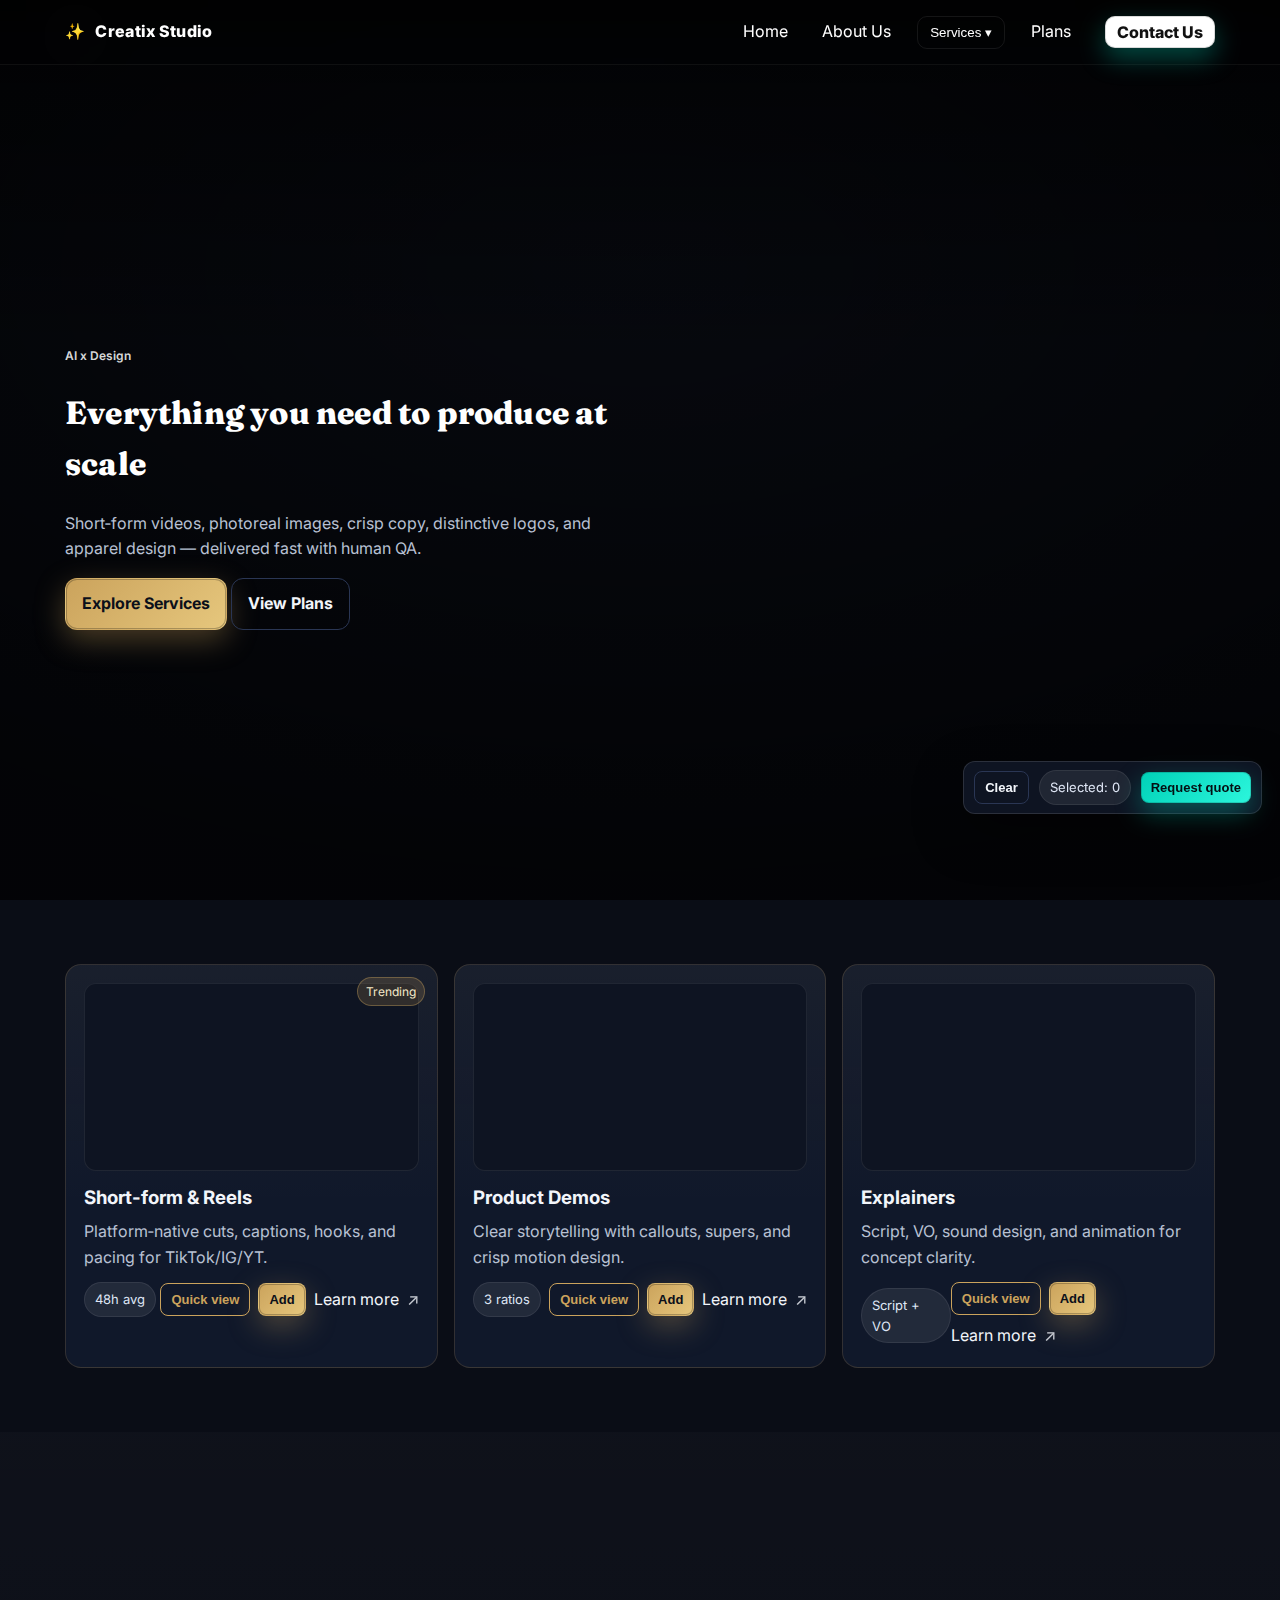
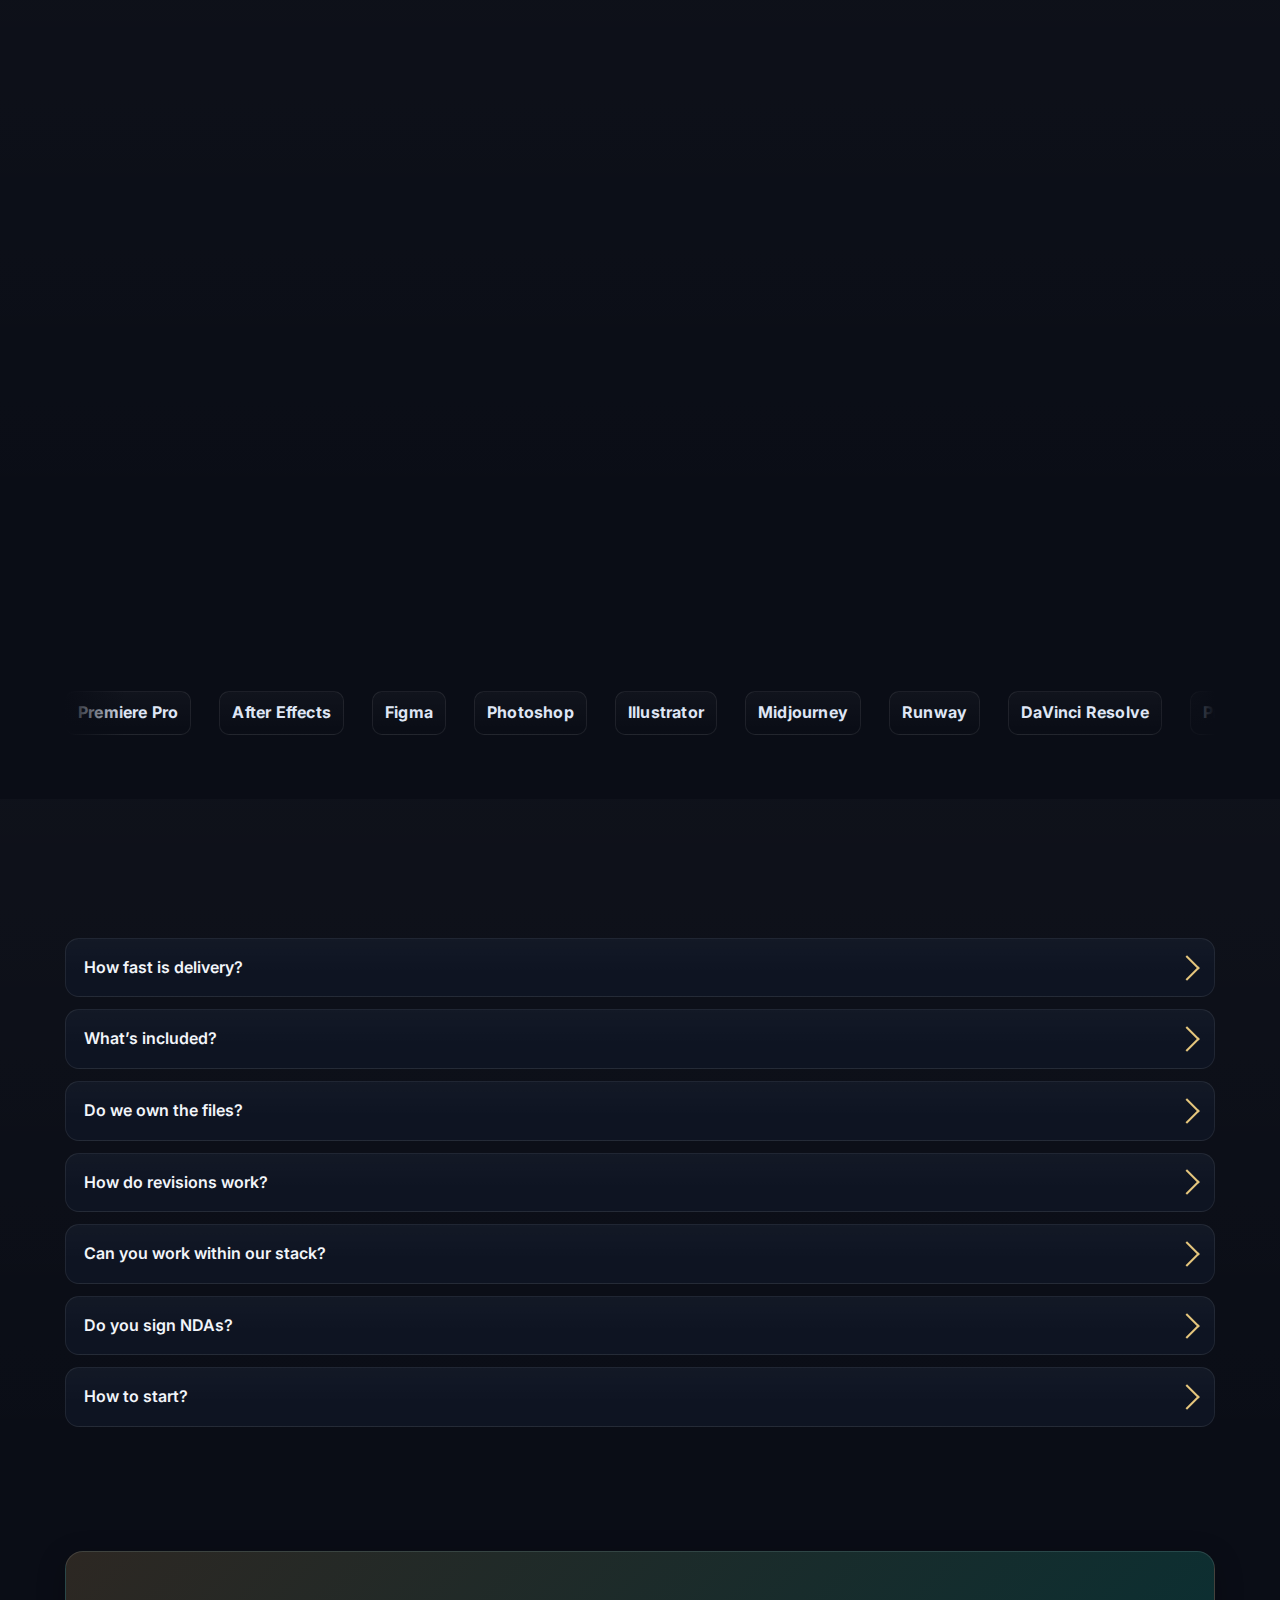
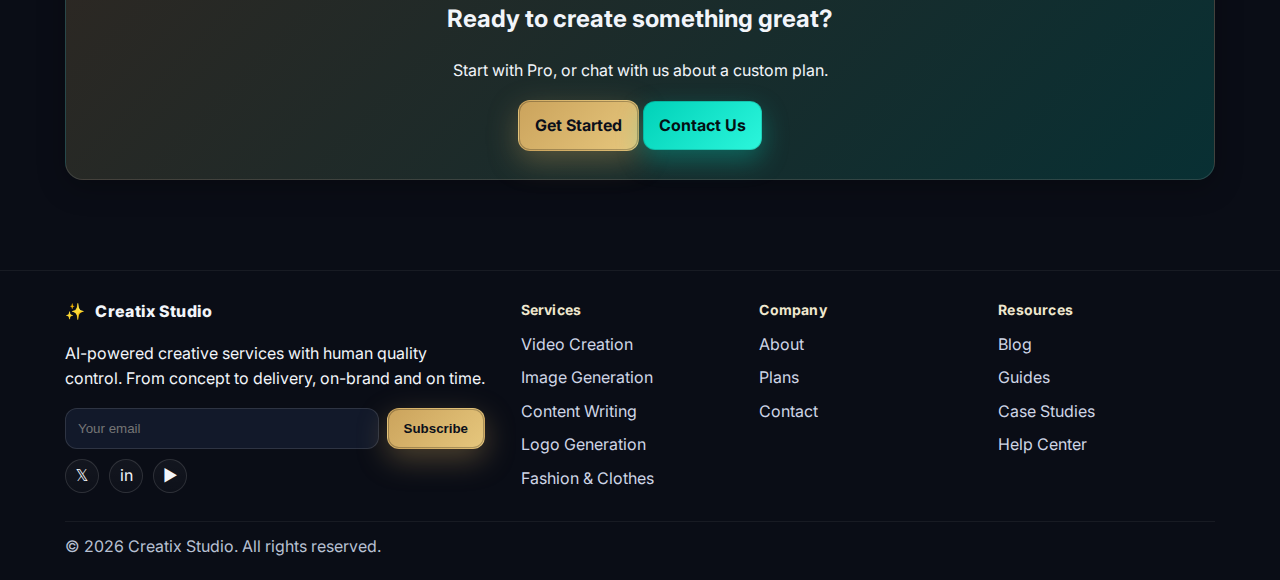
<file: services.html>
<!doctype html>
<html lang="en">
<head>
  <meta charset="utf-8">
  <title>Services — Creatix Studio</title>
  <meta name="viewport" content="width=device-width, initial-scale=1">
  <meta name="description" content="All services from Creatix Studio — Video, Images, Content, Logos, Fashion. Fast, on-brand, and quality-checked.">
  <link rel="preconnect" href="https://fonts.googleapis.com">
  <link rel="preconnect" href="https://fonts.gstatic.com" crossorigin>
  <link href="https://fonts.googleapis.com/css2?family=Fraunces:opsz,wght@9..144,700;9..144,800&family=Inter:wght@400;600;700;800&display=swap" rel="stylesheet">
  <link rel="stylesheet" href="style.css?v=9">

  <!-- Hero overlay + full-bleed 100vh background -->
  <style>
    :root {
      --hero-mask-start: rgba(0,0,0,.65);
      --hero-mask-end: rgba(0,0,0,.25);
    }

    /* Header overlays hero for better visual impact */
    .site-header.header-overlay {
      position: absolute;
      top: 0; left: 0; right: 0;
      z-index: 100;
      background: linear-gradient(to bottom, rgba(0,0,0,0.5), rgba(0,0,0,0));
    }
    .site-header.header-overlay .brand-name,
    .site-header.header-overlay .brand-mark,
    .site-header.header-overlay nav a,
    .site-header.header-overlay .dropdown-toggle { color: #fff; }
    .site-header.header-overlay .nav-toggle .bar { background: #fff; }
    .site-header.header-overlay .nav-cta .btn { background: #fff; color: #111; }

    /* Full-bleed, full-height hero with background image */
    .hero.hero-bg {
      position: relative;
      background-image: var(--hero-image);
      background-size: cover;
      background-position: center;
      color: #fff;
      min-height: 100vh;
      min-height: 100svh;
      min-height: 100dvh;
      display: flex;
      align-items: center;
      width: 100%;
      margin: 0;
      border-radius: 0;
      isolation: isolate;
      padding-top: 6rem; /* keep content clear of header */
    }
    .hero.hero-bg::before {
      content: "";
      position: absolute; inset: 0;
      background:
        linear-gradient(180deg, var(--hero-mask-start) 0%, transparent 40%),
        radial-gradient(90% 70% at 50% 30%, rgba(0,0,0,0.35), rgba(0,0,0,0.75));
      z-index: 0;
    }
    .hero.hero-bg .container,
    .hero.hero-bg .hero-split,
    .hero.hero-bg .hero-copy { position: relative; z-index: 1; }

    .hero-copy .eyebrow {
      letter-spacing: normal;
      text-transform: none;
      color: rgba(255,255,255,0.85);
      margin-bottom: .5rem;
      font-weight: 600;
    }

    /* Mobile nav legibility when opened */
    @media (max-width: 900px) {
      .site-header.header-overlay .nav-links {
        background: rgba(0,0,0,0.75);
        backdrop-filter: saturate(140%) blur(8px);
      }
      .site-header.header-overlay .nav-links a { color: #fff; }
    }
  </style>
</head>
<body>
  <!-- Header / Navigation (overlayed on hero) -->
  <header class="site-header header-overlay">
    <div class="container nav">
      <a href="index.html" class="brand" aria-label="Creatix Studio">
        <span class="brand-mark">✨</span>
        <span class="brand-name">Creatix Studio</span>
      </a>
      <button class="nav-toggle" id="navToggle" aria-label="Toggle navigation" aria-controls="primaryNav" aria-expanded="false">
        <span class="bar"></span><span class="bar"></span><span class="bar"></span>
      </button>
      <nav>
        <ul class="nav-links" id="primaryNav">
          <li><a href="index.html" data-nav>Home</a></li>
          <li><a href="about.html" data-nav>About Us</a></li>
          <li class="dropdown">
            <button class="dropdown-toggle" aria-expanded="false" aria-haspopup="menu" aria-controls="servicesMenu">Services ▾</button>
            <ul class="dropdown-menu" id="servicesMenu" role="menu">
              <li role="none"><a role="menuitem" href="#services">All Services</a></li>
              <li role="none"><a role="menuitem" href="#services" data-jump="Video">Video Creation</a></li>
              <li role="none"><a role="menuitem" href="#services" data-jump="Images">Image Generation</a></li>
              <li role="none"><a role="menuitem" href="#services" data-jump="Content">Content Writing</a></li>
              <li role="none"><a role="menuitem" href="#services" data-jump="Logos">Logo Generation</a></li>
              <li role="none"><a role="menuitem" href="#services" data-jump="Fashion">Fashion & Clothes Design</a></li>
            </ul>
          </li>
          <li><a href="plans.html" data-nav>Plans</a></li>
          <li class="nav-cta"><a href="contact.html" class="btn btn-accent" data-nav>Contact Us</a></li>
        </ul>
      </nav>
    </div>
  </header>

  <!-- Hero with services-related background image -->
  <section
    class="hero hero-modern hero-bg"
    style="--hero-image: url('https://images.unsplash.com/photo-1553877522-43269d4ea984?auto=format&fit=crop&w=1920&q=80');"
  >
    <div class="container hero-split">
      <div class="hero-copy">
        <p class="eyebrow">AI x Design</p>
        <h1 class="display">Everything you need to produce at scale</h1>
        <p class="lede">Short‑form videos, photoreal images, crisp copy, distinctive logos, and apparel design — delivered fast with human QA.</p>
        <div class="hero-actions">
          <a href="#services" class="btn btn-primary">Explore Services</a>
          <a href="plans.html" class="btn btn-ghost">View Plans</a>
        </div>
        <!-- Removed stats + illustration to keep the hero clean and professional -->
      </div>
    </div>
  </section>

  <!-- Services -->
  <section class="section" id="services">
    <div class="container">
      <!-- Services grid (single grid, no extras; each card has 'Add' + 'Quick view') -->
      <div class="advanced-grid" id="servicesGrid" data-seq>
        <!-- Video -->
        <article class="card card-hover luxe-card svc-card selectable"
          data-cat="Video" data-service="Short-form & Reels"
          data-name="Short-form & Reels" data-tags="short form reels tiktok instagram youtube captions motion"
          data-img="https://images.unsplash.com/photo-1515378791036-0648a3ef77b2?q=80&w=1200&auto=format&fit=crop"
          data-time="48" data-pop="98">
          <div class="badge">Trending</div>
          <div class="svc-thumb" style="background-image:url('https://images.unsplash.com/photo-1515378791036-0648a3ef77b2?q=80&w=1200&auto=format&fit=crop');"></div>
          <h3>Short-form & Reels</h3>
          <p>Platform‑native cuts, captions, hooks, and pacing for TikTok/IG/YT.</p>
          <div class="svc-footer">
            <span class="pill">48h avg</span>
            <div class="svc-actions">
              <button class="btn btn-outline btn-sm" type="button" data-quick>Quick view</button>
              <button class="btn btn-primary btn-sm" type="button" data-select>Add</button>
              <a class="link-arrow" href="service-video-creation.html">Learn more</a>
            </div>
          </div>
        </article>

        <article class="card card-hover luxe-card svc-card selectable"
          data-cat="Video" data-service="Product Demos" data-name="Product Demos"
          data-tags="product demo software demo feature overview motion"
          data-img="https://images.unsplash.com/photo-1498050108023-c5249f4df085?q=80&w=1200&auto=format&fit=crop"
          data-time="72" data-pop="91">
          <div class="svc-thumb" style="background-image:url('https://images.unsplash.com/photo-1498050108023-c5249f4df085?q=80&w=1200&auto=format&fit=crop');"></div>
          <h3>Product Demos</h3>
          <p>Clear storytelling with callouts, supers, and crisp motion design.</p>
          <div class="svc-footer">
            <span class="pill">3 ratios</span>
            <div class="svc-actions">
              <button class="btn btn-outline btn-sm" type="button" data-quick>Quick view</button>
              <button class="btn btn-primary btn-sm" type="button" data-select>Add</button>
              <a class="link-arrow" href="service-video-creation.html">Learn more</a>
            </div>
          </div>
        </article>

        <article class="card card-hover luxe-card svc-card selectable"
          data-cat="Video" data-service="Explainers" data-name="Explainers"
          data-tags="explainer animation script voiceover sound design"
          data-img="https://images.unsplash.com/photo-1556157382-97eda2d62296?q=80&w=1200&auto=format&fit=crop"
          data-time="96" data-pop="88">
          <div class="svc-thumb" style="background-image:url('https://images.unsplash.com/photo-1556157382-97eda2d62296?q=80&w=1200&auto=format&fit=crop');"></div>
          <h3>Explainers</h3>
          <p>Script, VO, sound design, and animation for concept clarity.</p>
          <div class="svc-footer">
            <span class="pill">Script + VO</span>
            <div class="svc-actions">
              <button class="btn btn-outline btn-sm" type="button" data-quick>Quick view</button>
              <button class="btn btn-primary btn-sm" type="button" data-select>Add</button>
              <a class="link-arrow" href="service-video-creation.html">Learn more</a>
            </div>
          </div>
        </article>

        <!-- Images -->
        <article class="card card-hover luxe-card svc-card selectable"
          data-cat="Images" data-service="Campaign Visuals" data-name="Campaign Visuals"
          data-tags="campaign visuals art direction set design style frames"
          data-img="https://images.unsplash.com/photo-1500530855697-b586d89ba3ee?q=80&w=1200&auto=format&fit=crop"
          data-time="72" data-pop="92">
          <div class="svc-thumb" style="background-image:url('https://images.unsplash.com/photo-1500530855697-b586d89ba3ee?q=80&w=1200&auto=format&fit=crop');"></div>
          <h3>Campaign Visuals</h3>
          <p>Art‑directed sets, color palettes, and consistent brand styles.</p>
          <div class="svc-footer">
            <span class="pill">Styled</span>
            <div class="svc-actions">
              <button class="btn btn-outline btn-sm" type="button" data-quick>Quick view</button>
              <button class="btn btn-primary btn-sm" type="button" data-select>Add</button>
              <a class="link-arrow" href="service-image-generation.html">Learn more</a>
            </div>
          </div>
        </article>

        <article class="card card-hover luxe-card svc-card selectable"
          data-cat="Images" data-service="Product Renders" data-name="Product Renders"
          data-tags="renders product photoreal composite lighting 3d"
          data-img="https://images.unsplash.com/photo-1542751371-adc38448a05e?q=80&w=1200&auto=format&fit=crop"
          data-time="72" data-pop="95">
          <div class="svc-thumb" style="background-image:url('https://images.unsplash.com/photo-1542751371-adc38448a05e?q=80&w=1200&auto=format&fit=crop');"></div>
          <h3>Product Renders</h3>
          <p>Photorealistic composites, lighting, and scene iterations.</p>
          <div class="svc-footer">
            <span class="pill">Photoreal</span>
            <div class="svc-actions">
              <button class="btn btn-outline btn-sm" type="button" data-quick>Quick view</button>
              <button class="btn btn-primary btn-sm" type="button" data-select>Add</button>
              <a class="link-arrow" href="service-image-generation.html">Learn more</a>
            </div>
          </div>
        </article>

        <article class="card card-hover luxe-card svc-card selectable"
          data-cat="Images" data-service="Asset Packs" data-name="Asset Packs"
          data-tags="assets backgrounds textures templates social"
          data-img="https://images.unsplash.com/photo-1557683316-973673baf926?q=80&w=1200&auto=format&fit=crop"
          data-time="48" data-pop="86">
          <div class="svc-thumb" style="background-image:url('https://images.unsplash.com/photo-1557683316-973673baf926?q=80&w=1200&auto=format&fit=crop');"></div>
          <h3>Asset Packs</h3>
          <p>Reusable backgrounds, textures, and social‑ready templates.</p>
          <div class="svc-footer">
            <span class="pill">Reusable</span>
            <div class="svc-actions">
              <button class="btn btn-outline btn-sm" type="button" data-quick>Quick view</button>
              <button class="btn btn-primary btn-sm" type="button" data-select>Add</button>
              <a class="link-arrow" href="service-image-generation.html">Learn more</a>
            </div>
          </div>
        </article>

        <!-- Content -->
        <article class="card card-hover luxe-card svc-card selectable"
          data-cat="Content" data-service="Web & Product Copy" data-name="Web & Product Copy"
          data-tags="copywriting product copy landing pages ux writing"
          data-img="https://images.unsplash.com/photo-1519389950473-47ba0277781c?q=80&w=1200&auto=format&fit=crop"
          data-time="72" data-pop="89">
          <div class="svc-thumb" style="background-image:url('https://images.unsplash.com/photo-1519389950473-47ba0277781c?q=80&w=1200&auto=format&fit=crop');"></div>
          <h3>Web & Product Copy</h3>
          <p>Clear messaging frameworks aligned to positioning and goals.</p>
          <div class="svc-footer">
            <span class="pill">Conversion</span>
            <div class="svc-actions">
              <button class="btn btn-outline btn-sm" type="button" data-quick>Quick view</button>
              <button class="btn btn-primary btn-sm" type="button" data-select>Add</button>
              <a class="link-arrow" href="service-content-writing.html">Learn more</a>
            </div>
          </div>
        </article>

        <article class="card card-hover luxe-card svc-card selectable"
          data-cat="Content" data-service="SEO Articles" data-name="SEO Articles"
          data-tags="seo content articles growth topical authority"
          data-img="https://images.unsplash.com/photo-1521791136064-7986c2920216?q=80&w=1200&auto=format&fit=crop"
          data-time="96" data-pop="90">
          <div class="svc-thumb" style="background-image:url('https://images.unsplash.com/photo-1521791136064-7986c2920216?q=80&w=1200&auto=format&fit=crop');"></div>
          <h3>SEO Articles</h3>
          <p>Topic strategy, outlines, and on-page SEO baked in.</p>
          <div class="svc-footer">
            <span class="pill">SEO</span>
            <div class="svc-actions">
              <button class="btn btn-outline btn-sm" type="button" data-quick>Quick view</button>
              <button class="btn btn-primary btn-sm" type="button" data-select>Add</button>
              <a class="link-arrow" href="service-content-writing.html">Learn more</a>
            </div>
          </div>
        </article>

        <article class="card card-hover luxe-card svc-card selectable"
          data-cat="Content" data-service="Scripts & Ads" data-name="Scripts & Ads"
          data-tags="ads scripts hooks paid social copy"
          data-img="https://images.unsplash.com/photo-1557800636-894a64c1696f?q=80&w=1200&auto=format&fit=crop"
          data-time="48" data-pop="87">
          <div class="svc-thumb" style="background-image:url('https://images.unsplash.com/photo-1557800636-894a64c1696f?q=80&w=1200&auto=format&fit=crop');"></div>
          <h3>Scripts & Ads</h3>
          <p>Scroll‑stopping hooks for paid and organic distribution.</p>
          <div class="svc-footer">
            <span class="pill">Hooks</span>
            <div class="svc-actions">
              <button class="btn btn-outline btn-sm" type="button" data-quick>Quick view</button>
              <button class="btn btn-primary btn-sm" type="button" data-select>Add</button>
              <a class="link-arrow" href="service-content-writing.html">Learn more</a>
            </div>
          </div>
        </article>

        <!-- Logos -->
        <article class="card card-hover luxe-card svc-card selectable"
          data-cat="Logos" data-service="Logo Systems" data-name="Logo Systems"
          data-tags="logos primary secondary icons brand kit"
          data-img="https://images.unsplash.com/photo-1515879218367-8466d910aaa4?q=80&w=1200&auto=format&fit=crop"
          data-time="120" data-pop="88">
          <div class="svc-thumb" style="background-image:url('https://images.unsplash.com/photo-1515879218367-8466d910aaa4?q=80&w=1200&auto=format&fit=crop');"></div>
          <h3>Logo Systems</h3>
          <p>Primary/secondary marks, icons, and usage guidance.</p>
          <div class="svc-footer">
            <span class="pill">Brand kit</span>
            <div class="svc-actions">
              <button class="btn btn-outline btn-sm" type="button" data-quick>Quick view</button>
              <button class="btn btn-primary btn-sm" type="button" data-select>Add</button>
              <a class="link-arrow" href="service-logo-generation.html">Learn more</a>
            </div>
          </div>
        </article>

        <article class="card card-hover luxe-card svc-card selectable"
          data-cat="Logos" data-service="Visual Identity" data-name="Visual Identity"
          data-tags="visual identity color typography grids components"
          data-img="https://images.unsplash.com/photo-1529333166437-7750a6dd5a70?q=80&w=1200&auto=format&fit=crop"
          data-time="168" data-pop="84">
          <div class="svc-thumb" style="background-image:url('https://images.unsplash.com/photo-1529333166437-7750a6dd5a70?q=80&w=1200&auto=format&fit=crop');"></div>
          <h3>Visual Identity</h3>
          <p>Color, type, grids, and components for scale.</p>
          <div class="svc-footer">
            <span class="pill">System</span>
            <div class="svc-actions">
              <button class="btn btn-outline btn-sm" type="button" data-quick>Quick view</button>
              <button class="btn btn-primary btn-sm" type="button" data-select>Add</button>
              <a class="link-arrow" href="service-logo-generation.html">Learn more</a>
            </div>
          </div>
        </article>

        <article class="card card-hover luxe-card svc-card selectable"
          data-cat="Logos" data-service="Brand Guidelines" data-name="Brand Guidelines"
          data-tags="brand guidelines templates dos donts rules"
          data-img="https://images.unsplash.com/photo-1529336953121-4e0b0b77e3f1?q=80&w=1200&auto=format&fit=crop"
          data-time="96" data-pop="82">
          <div class="svc-thumb" style="background-image:url('https://images.unsplash.com/photo-1529336953121-4e0b0b77e3f1?q=80&w=1200&auto=format&fit=crop');"></div>
          <h3>Brand Guidelines</h3>
          <p>Do’s/don’ts and templates for consistent execution.</p>
          <div class="svc-footer">
            <span class="pill">Guide</span>
            <div class="svc-actions">
              <button class="btn btn-outline btn-sm" type="button" data-quick>Quick view</button>
              <button class="btn btn-primary btn-sm" type="button" data-select>Add</button>
              <a class="link-arrow" href="service-logo-generation.html">Learn more</a>
            </div>
          </div>
        </article>

        <!-- Fashion -->
        <article class="card card-hover luxe-card svc-card selectable"
          data-cat="Fashion" data-service="Capsule Collections" data-name="Capsule Collections"
          data-tags="fashion capsule collection sketch spec sheets"
          data-img="https://images.unsplash.com/photo-1520975661595-6453be3f7070?q=80&w=1200&auto=format&fit=crop"
          data-time="168" data-pop="83">
          <div class="svc-thumb" style="background-image:url('https://images.unsplash.com/photo-1520975661595-6453be3f7070?q=80&w=1200&auto=format&fit=crop');"></div>
          <h3>Capsule Collections</h3>
          <p>From sketch to spec sheets for quick production.</p>
          <div class="svc-footer">
            <span class="pill">7–10d</span>
            <div class="svc-actions">
              <button class="btn btn-outline btn-sm" type="button" data-quick>Quick view</button>
              <button class="btn btn-primary btn-sm" type="button" data-select>Add</button>
              <a class="link-arrow" href="service-fashion-design.html">Learn more</a>
            </div>
          </div>
        </article>

        <article class="card card-hover luxe-card svc-card selectable"
          data-cat="Fashion" data-service="Patterns & Materials" data-name="Patterns & Materials"
          data-tags="patterns materials fabric selections colorways"
          data-img="https://images.unsplash.com/photo-1520975592217-13f19ff37e77?q=80&w=1200&auto=format&fit=crop"
          data-time="120" data-pop="80">
          <div class="svc-thumb" style="background-image:url('https://images.unsplash.com/photo-1520975592217-13f19ff37e77?q=80&w=1200&auto=format&fit=crop');"></div>
          <h3>Patterns & Materials</h3>
          <p>Fabric selections, patterns, and colorways.</p>
          <div class="svc-footer">
            <span class="pill">Tech packs</span>
            <div class="svc-actions">
              <button class="btn btn-outline btn-sm" type="button" data-quick>Quick view</button>
              <button class="btn btn-primary btn-sm" type="button" data-select>Add</button>
              <a class="link-arrow" href="service-fashion-design.html">Learn more</a>
            </div>
          </div>
        </article>

        <article class="card card-hover luxe-card svc-card selectable"
          data-cat="Fashion" data-service="Labels & Packaging" data-name="Labels & Packaging"
          data-tags="labels packaging retail tags unboxing"
          data-img="https://images.unsplash.com/photo-1512436991641-6745cdb1723f?q=80&w=1200&auto=format&fit=crop"
          data-time="96" data-pop="78">
          <div class="svc-thumb" style="background-image:url('https://images.unsplash.com/photo-1512436991641-6745cdb1723f?q=80&w=1200&auto=format&fit=crop');"></div>
          <h3>Labels & Packaging</h3>
          <p>Retail‑ready tags, labels, and unboxing systems.</p>
          <div class="svc-footer">
            <span class="pill">Retail</span>
            <div class="svc-actions">
              <button class="btn btn-outline btn-sm" type="button" data-quick>Quick view</button>
              <button class="btn btn-primary btn-sm" type="button" data-select>Add</button>
              <a class="link-arrow" href="service-fashion-design.html">Learn more</a>
            </div>
          </div>
        </article>
      </div>
    </div>
  </section>

  <!-- Values (professional cards + sequenced) -->
  <section class="section alt" id="values">
    <div class="container">
      <h2 class="section-title">Why choose Creatix</h2>
      <div class="value-grid" data-seq>
        <div class="value-card">
          <div class="value-icon">⚡</div>
          <h3>Speed without the chaos</h3>
          <p>48h average on Pro. We ship fast and keep feedback structured.</p>
          <ul class="mini-list">
            <li>Clear delivery windows</li>
            <li>Async updates</li>
          </ul>
        </div>
        <div class="value-card">
          <div class="value-icon">👁️</div>
          <h3>Taste + QA</h3>
          <p>Human review for every deliverable. Zero off‑brand surprises.</p>
          <ul class="mini-list">
            <li>Creative direction</li>
            <li>QC checklist</li>
          </ul>
        </div>
        <div class="value-card">
          <div class="value-icon">🎯</div>
          <h3>On‑brand, every time</h3>
          <p>We build reusable templates so every asset speaks your brand.</p>
          <ul class="mini-list">
            <li>Voice & tone guides</li>
            <li>Reusable systems</li>
          </ul>
        </div>
        <div class="value-card">
          <div class="value-icon">📈</div>
          <h3>Scalable workflow</h3>
          <p>Request queues, status tracking, and multi‑brand support.</p>
          <ul class="mini-list">
            <li>Multi‑request handling</li>
            <li>Custom SLAs (Enterprise)</li>
          </ul>
        </div>
        <div class="value-card">
          <div class="value-icon">💳</div>
          <h3>Transparent pricing</h3>
          <p>Flat monthly plans. Pause or cancel anytime.</p>
          <ul class="mini-list">
            <li>No hidden fees</li>
            <li>Usage rights included</li>
          </ul>
        </div>
        <div class="value-card">
          <div class="value-icon">🔒</div>
          <h3>Secure & private</h3>
          <p>We sign NDAs and keep your data and assets protected.</p>
          <ul class="mini-list">
            <li>NDA on request</li>
            <li>Private links only</li>
          </ul>
        </div>
      </div>
    </div>
  </section>

  <!-- Toolbelt / Stack -->
  <section class="section">
    <div class="container">
      <h2 class="section-title">Toolbelt</h2>
      <div class="marquee" aria-label="Tools we use">
        <div class="marquee-track">
          <span class="brand-tag">Premiere Pro</span>
          <span class="brand-tag">After Effects</span>
          <span class="brand-tag">Figma</span>
          <span class="brand-tag">Photoshop</span>
          <span class="brand-tag">Illustrator</span>
          <span class="brand-tag">Midjourney</span>
          <span class="brand-tag">Runway</span>
          <span class="brand-tag">DaVinci Resolve</span>
          <!-- dup -->
          <span class="brand-tag">Premiere Pro</span>
          <span class="brand-tag">After Effects</span>
          <span class="brand-tag">Figma</span>
          <span class="brand-tag">Photoshop</span>
          <span class="brand-tag">Illustrator</span>
          <span class="brand-tag">Midjourney</span>
          <span class="brand-tag">Runway</span>
          <span class="brand-tag">DaVinci Resolve</span>
        </div>
      </div>
    </div>
  </section>

  <!-- FAQs (animated) -->
  <section class="section alt" id="faq">
    <div class="container">
      <h2 class="section-title">FAQ</h2>
      <div class="accordion" data-accordion-animated>
        <details>
          <summary class="accordion-header"><span>How fast is delivery?</span><i class="chev" aria-hidden="true"></i></summary>
          <div class="accordion-panel"><div class="accordion-panel-inner"><p>Pro plan: ~48 hours per request. Starter: ~3 business days. Enterprise: custom SLAs and priority.</p></div></div>
        </details>
        <details>
          <summary class="accordion-header"><span>What’s included?</span><i class="chev" aria-hidden="true"></i></summary>
          <div class="accordion-panel"><div class="accordion-panel-inner"><p>Direction, production, and QA. Video includes motion, captions, SFX; Images include styling & retouching; Content includes research & revisions; Logos include usage guides.</p></div></div>
        </details>
        <details>
          <summary class="accordion-header"><span>Do we own the files?</span><i class="chev" aria-hidden="true"></i></summary>
          <div class="accordion-panel"><div class="accordion-panel-inner"><p>Yes. Full commercial usage and source files on delivery.</p></div></div>
        </details>
        <details>
          <summary class="accordion-header"><span>How do revisions work?</span><i class="chev" aria-hidden="true"></i></summary>
          <div class="accordion-panel"><div class="accordion-panel-inner"><p>2–3 rounds are standard. We align on direction early to keep iterations tight.</p></div></div>
        </details>
        <details>
          <summary class="accordion-header"><span>Can you work within our stack?</span><i class="chev" aria-hidden="true"></i></summary>
          <div class="accordion-panel"><div class="accordion-panel-inner"><p>Yes — we collaborate in your tools (Drive, Notion, Asana, Slack) or provide ours.</p></div></div>
        </details>
        <details>
          <summary class="accordion-header"><span>Do you sign NDAs?</span><i class="chev" aria-hidden="true"></i></summary>
          <div class="accordion-panel"><div class="accordion-panel-inner"><p>Absolutely. We can sign yours or provide one.</p></div></div>
        </details>
        <details>
          <summary class="accordion-header"><span>How to start?</span><i class="chev" aria-hidden="true"></i></summary>
          <div class="accordion-panel"><div class="accordion-panel-inner"><p>Pick a plan or contact us for a custom scope. We’ll handle onboarding and your first brief in a day.</p></div></div>
        </details>
      </div>
    </div>
  </section>

  <!-- CTA -->
  <section class="cta">
    <div class="container cta-inner luxe-border">
      <h2>Ready to create something great?</h2>
      <p>Start with Pro, or chat with us about a custom plan.</p>
      <div>
        <a href="plans.html" class="btn btn-primary">Get Started</a>
        <a href="contact.html" class="btn btn-accent">Contact Us</a>
      </div>
    </div>
  </section>

  <!-- Mini cart (Request quote) -->
  <div class="selected-bar" id="requestBar" hidden>
    <button class="btn btn-ghost btn-sm" id="clearSelection">Clear</button>
    <span class="pill">Selected: <span id="selectedCount">0</span></span>
    <button class="btn btn-accent btn-sm" id="requestQuote">Request quote</button>
  </div>

  <!-- Quick View Modal -->
  <div class="modal" id="quickView" hidden>
    <div class="modal-backdrop" data-close></div>
    <div class="modal-card" role="dialog" aria-modal="true" aria-labelledby="qvTitle">
      <button class="modal-close" aria-label="Close" data-close>✕</button>
      <div class="modal-media" id="qvMedia"></div>
      <div class="modal-body">
        <h3 id="qvTitle"></h3>
        <p id="qvDesc" class="lede"></p>
        <div class="modal-meta">
          <span class="pill" id="qvCat"></span>
          <span class="pill" id="qvTime"></span>
        </div>
        <div class="modal-actions">
          <a class="btn btn-primary" id="qvLearn" href="#">Learn more</a>
          <button class="btn btn-accent" id="qvAdd">Add to quote</button>
        </div>
      </div>
    </div>
  </div>

  <!-- Back to top -->
  <button class="back-to-top" id="backTop" aria-label="Back to top" hidden>↑</button>

  <!-- Footer -->
  <footer class="site-footer">
    <div class="container footer-grid">
      <div class="footer-brand">
        <div class="brand">
          <span class="brand-mark">✨</span>
          <span class="brand-name">Creatix Studio</span>
        </div>
        <p>AI-powered creative services with human quality control. From concept to delivery, on-brand and on time.</p>
        <form class="newsletter" action="#" onsubmit="event.preventDefault()">
          <input type="email" placeholder="Your email" aria-label="Email for newsletter" required>
          <button class="btn btn-primary" type="submit">Subscribe</button>
        </form>
        <div class="social">
          <a href="#" aria-label="Twitter" title="Twitter">𝕏</a>
          <a href="#" aria-label="LinkedIn" title="LinkedIn">in</a>
          <a href="#" aria-label="YouTube" title="YouTube">▶</a>
        </div>
      </div>
      <div class="footer-col">
        <h4>Services</h4>
        <ul>
          <li><a href="#services" data-jump="Video">Video Creation</a></li>
          <li><a href="#services" data-jump="Images">Image Generation</a></li>
          <li><a href="#services" data-jump="Content">Content Writing</a></li>
          <li><a href="#services" data-jump="Logos">Logo Generation</a></li>
          <li><a href="#services" data-jump="Fashion">Fashion & Clothes</a></li>
        </ul>
      </div>
      <div class="footer-col">
        <h4>Company</h4>
        <ul>
          <li><a href="about.html">About</a></li>
          <li><a href="plans.html">Plans</a></li>
          <li><a href="contact.html">Contact</a></li>
        </ul>
      </div>
      <div class="footer-col">
        <h4>Resources</h4>
        <ul>
          <li><a href="#" aria-disabled="true">Blog</a></li>
          <li><a href="#" aria-disabled="true">Guides</a></li>
          <li><a href="#" aria-disabled="true">Case Studies</a></li>
          <li><a href="#" aria-disabled="true">Help Center</a></li>
        </ul>
      </div>
    </div>
    <div class="container footer-bottom">
      <span>© <span id="year"></span> Creatix Studio. All rights reserved.</span>
    </div>
  </footer>

  <script src="main.js?v=9"></script>
  <script src="chatbot.js"></script>
</body>
</html>
</file>
<file: style.css>
:root{
  /* Luxe palette */
  --bg:#0a0d16;
  --panel:#0e1422;
  --soft:#12192a;
  --card:#10182a;
  --text:#f2f5fa;
  --muted:#b8c1d3;
  --primary:#cba35c;     /* gold */
  --primary-2:#e6c77d;   /* soft gold */
  --accent:#00d1b8;      /* bright teal */
  --accent-2:#2cf6dc;
  --ring:#2a3654;
  --gold-glow: rgba(203,163,92,.35);
}

* { box-sizing: border-box; }
html,body { margin:0; padding:0; }
img { max-width: 100%; display: block; }
body {
  font-family: Inter, system-ui, -apple-system, Segoe UI, Roboto, Arial, sans-serif;
  color: var(--text);
  background:
    radial-gradient(1000px 500px at 20% -20%, rgba(230,199,125,.08), transparent 60%),
    radial-gradient(900px 500px at 90% -10%, rgba(0,209,184,.06), transparent 70%),
    var(--bg);
  line-height: 1.6;
}

.container { width: min(1150px, 92%); margin-inline: auto; }
.section { padding: 64px 0; }
.section.alt { background: linear-gradient(180deg, rgba(255,255,255,0.02), transparent); }
.section-title { font-size: 32px; margin: 0 0 24px; letter-spacing: .2px; }

.display { font-family: Fraunces, Inter, ui-serif, Georgia, serif; font-weight: 800; letter-spacing: .2px; }
.eyebrow { color: #e8d9b0; text-transform: uppercase; letter-spacing: .24em; font-size: 12px; margin: 0 0 10px; }
.lede, .hero-copy p { color: var(--muted); }

a { color: var(--text); text-decoration: none; }
a:hover { opacity:.96; }

.link-arrow { display:inline-flex; align-items:center; gap:8px; }
.link-arrow::after { content:"↗"; opacity:.8; transition: transform .2s; }
.link-arrow:hover::after { transform: translate3d(2px,-2px,0); }

.btn {
  display:inline-flex; align-items:center; justify-content:center;
  padding: 12px 16px; border-radius: 12px; gap:8px;
  border: 1px solid transparent; cursor: pointer; font-weight: 700;
}
.btn-primary {
  background: linear-gradient(135deg, var(--primary), var(--primary-2));
  color: #0b0f1a;
  box-shadow: 0 10px 30px var(--gold-glow), inset 0 0 0 1px rgba(0,0,0,.25);
}
.btn-ghost { background: transparent; border-color: var(--ring); color: var(--text); }
.btn-outline { background: transparent; border-color: var(--primary); color: var(--primary); }
.btn-accent {
  background: linear-gradient(135deg, var(--accent), var(--accent-2));
  color: #041013;
  border: 0;
  text-decoration: none;
  box-shadow: 0 10px 26px rgba(0,209,184,.35), inset 0 0 0 1px rgba(0,0,0,.15);
}
.btn:hover { transform: translateY(-1px); }
.btn-sm { padding: 8px 10px; border-radius: 8px; font-size: 13px; }

.mt { margin-top: 24px; }
.center { text-align: center; }

/* Header */
.site-header { position: sticky; top:0; z-index: 100; backdrop-filter: blur(10px); background: rgba(10,14,25,.6); border-bottom: 1px solid rgba(255,255,255,.06); }
.nav { display:flex; align-items:center; justify-content: space-between; min-height: 64px; }
.brand { display:flex; align-items:center; gap:10px; font-weight: 800; letter-spacing: .3px; }
.brand-mark { filter: drop-shadow(0 4px 20px rgba(255,255,255,.2)); }
.brand-name { font-weight: 800; }
.nav-links { display:flex; align-items:center; gap: 18px; list-style:none; margin:0; padding:0; }
.nav-links a { padding:10px 8px; border-radius:8px; }
.nav-links a.current { background: rgba(255,255,255,.06); }
.nav-toggle { display:none; background:transparent; border:0; cursor:pointer; }
.nav-toggle .bar { display:block; width:24px; height:2px; background: #cfd6e6; margin:5px 0; border-radius:2px; }

/* Header CTA (Contact Us) */
.nav-links > .nav-cta { margin-left: 8px; }
.nav-cta .btn { padding: 8px 12px; border-radius: 10px; font-weight: 800; line-height: 1; }
.nav-cta .btn-accent:hover { transform: translateY(-1px); filter: saturate(1.05); }
.nav-cta .btn-accent:focus-visible { outline: 2px solid var(--accent-2); outline-offset: 2px; }

/* Dropdown (hover on desktop, click on mobile via .open) */
.dropdown { position: relative; }
.dropdown-toggle {
  background: transparent; color: var(--text);
  border: 1px solid rgba(255,255,255,.08); padding: 8px 12px; border-radius: 10px; cursor: pointer;
}
.dropdown-toggle:focus { outline: 2px solid var(--ring); border-color: var(--primary); }
.dropdown-menu {
  position: absolute; top: 100%; left:0;
  background: var(--panel);
  border:1px solid rgba(255,255,255,.08); border-radius:12px; padding:8px;
  min-width: 260px; display:none; box-shadow: 0 20px 40px rgba(0,0,0,.35);
  z-index: 1000;
}
.dropdown-menu a { display:block; padding:10px 12px; border-radius:8px; }
.dropdown-menu a:hover { background: rgba(255,255,255,.06); }
.dropdown.open .dropdown-menu { display:block; }
@media (hover: hover) and (min-width: 901px) {
  .dropdown:hover .dropdown-menu { display:block; }
  .dropdown:hover .dropdown-toggle { background: rgba(255,255,255,.06); }
}

/* Hero modern */
.hero { position: relative; }
.hero-modern { padding: 80px 0 20px; }
.hero-split { display:grid; grid-template-columns: 1.05fr 1fr; gap: 32px; align-items: center; }
.hero-modern::before {
  content: "";
  position: absolute; inset: 0;
  background:
    radial-gradient(600px 300px at 20% 20%, rgba(203,163,92,.12), transparent 70%),
    radial-gradient(700px 320px at 80% 10%, rgba(0,209,184,.10), transparent 70%);
  pointer-events: none;
}
.hero-ill { position: relative; height: 420px; border-radius: 16px;
  background: linear-gradient(180deg, rgba(255,255,255,.03), rgba(255,255,255,.01));
  border: 1px solid rgba(255,255,255,.08);
  overflow: hidden;
}
.hero-svg { position:absolute; inset: 0; width:100%; height:100%; filter: drop-shadow(0 20px 80px rgba(0,0,0,.45)); }
.orb {
  position:absolute; border-radius: 50%;
  filter: blur(10px); opacity:.9; mix-blend-mode: screen;
  animation: float 10s ease-in-out infinite;
}
.orb-a { width:160px; height:160px; left: -20px; top: 30px; background: radial-gradient(circle at 30% 30%, #2cf6dc, rgba(44,246,220,0) 70%); }
.orb-b { width:200px; height:200px; right: -20px; bottom: -10px; background: radial-gradient(circle at 70% 60%, #cba35c, rgba(203,163,92,0) 70%); animation-delay: -3s; }
@keyframes float {
  0%,100% { transform: translateY(0); }
  50% { transform: translateY(-10px); }
}

/* Brands marquee (home) */
.brands { opacity:.95; }
.marquee { position: relative; overflow: hidden; }
.marquee::before, .marquee::after {
  content:""; position:absolute; top:0; bottom:0; width:60px; z-index: 2; pointer-events:none;
}
.marquee::before { left:0; background: linear-gradient(90deg, rgba(10,13,22,1), rgba(10,13,22,0)); }
.marquee::after { right:0; background: linear-gradient(-90deg, rgba(10,13,22,1), rgba(10,13,22,0)); }
.marquee-track {
  display:flex; gap: 28px; align-items:center; width: max-content;
  animation: marquee 28s linear infinite;
}
@keyframes marquee {
  from { transform: translateX(0); }
  to   { transform: translateX(-50%); }
}
.brand-tag {
  padding: 8px 12px; border:1px solid rgba(255,255,255,.08); border-radius: 10px;
  background: linear-gradient(180deg, rgba(255,255,255,.03), transparent);
  font-weight: 700; letter-spacing:.2px; color:#dfe6f5;
}

/* Layout helpers */
.two-col { display:grid; grid-template-columns: 1fr 1fr; gap: 24px; align-items: start; }
.card { background: var(--card); border: 1px solid rgba(255,255,255,.08); border-radius: 16px; padding: 18px; }
.card-soft { background: var(--soft); }
.card-grid { display:grid; grid-template-columns: repeat(3, 1fr); gap: 16px; }
.card-hover { transition: transform .2s ease, box-shadow .2s ease; }
.card-hover:hover { transform: translateY(-4px); box-shadow: 0 18px 40px rgba(0,0,0,.35); }
.card-icon { font-size: 26px; }

/* Luxe accents */
.luxe-border { border:1px solid rgba(203,163,92,.25); box-shadow: 0 8px 28px rgba(0,0,0,.25); }
.luxe-card { background: linear-gradient(180deg, rgba(203,163,92,.05), transparent 60%), var(--card); border: 1px solid rgba(203,163,92,.18); }

/* Chips (service filters) */
.chip-group { display:flex; gap:10px; margin: 6px 0 16px; flex-wrap: wrap; }
.chip {
  background: #0f1727; color:#dfe6f5; border:1px solid rgba(255,255,255,.14);
  padding: 8px 12px; border-radius: 10px; cursor: pointer; font-weight: 700;
  transition: transform .15s ease, background .15s ease, border-color .15s ease;
}
.chip:hover { transform: translateY(-1px); }
.chip.active { background: linear-gradient(135deg, var(--primary), var(--primary-2)); color:#0b0f1a; border-color: transparent; }

/* Advanced Services: grid + thumbs (single grid) */
.advanced-grid { display:grid; grid-template-columns: repeat(3, 1fr); gap: 16px; }
.svc-card { position: relative; overflow: hidden; }
.svc-card .badge {
  position: absolute; top: 12px; right: 12px; font-size: 12px; padding: 4px 8px; border-radius: 999px;
  background: rgba(203,163,92,.18); border:1px solid rgba(203,163,92,.38); color:#f5e9c9;
}
.svc-thumb {
  aspect-ratio: 16/9;
  background: #0e1422 center/cover no-repeat;
  border-radius: 12px; margin-bottom: 12px;
  border: 1px solid rgba(255,255,255,.08);
}
.svc-card h3 { margin: 6px 0 6px; }
.svc-card p { color: var(--muted); margin: 0 0 12px; }
.svc-footer { display:flex; align-items:center; justify-content: space-between; }

/* Pills & mini list */
.pill { background: rgba(255,255,255,.08); border:1px solid rgba(255,255,255,.08); color:#dfe6f5; padding:6px 10px; border-radius: 999px; font-size: 13px; }
.mini-list { list-style: none; padding:0; margin: 6px 0 12px; color: var(--muted); }
.mini-list li { margin: 4px 0; padding-left: 18px; position: relative; }
.mini-list li::before { content: "•"; position: absolute; left: 6px; color: rgba(255,255,255,.65); }

/* Selectable service cards */
.selectable { cursor: pointer; }
.selectable.selected { border-color: var(--accent); box-shadow: 0 18px 50px rgba(0,209,184,.25); }
.selectable.selected::after {
  content: "✓ Selected";
  position: absolute; top: 12px; left: 12px;
  font-size: 11px; font-weight: 800; padding: 4px 8px; border-radius: 999px;
  background: linear-gradient(135deg, var(--accent), var(--accent-2));
  color: #041013; border: 1px solid rgba(0,0,0,.18);
}

/* Floating request bar */
.selected-bar {
  position: fixed; right: 18px; bottom: 86px; z-index: 110;
  display:flex; align-items:center; gap:10px;
  background: var(--panel); border: 1px solid rgba(255,255,255,.12);
  border-radius: 12px; padding: 8px 10px; box-shadow: 0 18px 50px rgba(0,0,0,.45);
}

/* Testimonials slider */
.slider { position: relative; }
.slides {
  display: grid; grid-auto-flow: column; grid-auto-columns: 100%;
  gap:16px; overflow-x: auto; scroll-snap-type: x mandatory; padding: 4px;
}
@media (min-width: 950px) {
  .slides { grid-auto-columns: calc(50% - 8px); }
}
.slides::-webkit-scrollbar { display:none; }
.slides { scrollbar-width: none; }
.slide { scroll-snap-align: start; }
.t-card { background: var(--panel); border:1px solid rgba(255,255,255,.08); border-radius:16px; padding:18px; min-height: 160px; }
.stars { color: #f6e6b0; letter-spacing: 2px; margin-bottom: 8px; }
.t-user { display:flex; align-items:center; gap:10px; margin-top: 12px; color: var(--muted); }
.avatar {
  width:36px; height:36px; border-radius:50%;
  background: linear-gradient(135deg, #2a3654, #0e1422);
  border:1px solid rgba(255,255,255,.1); display:flex; align-items:center; justify-content:center;
  font-weight: 700; color:#dfe6f5;
}
.slider-btn {
  position: absolute; top: 50%; transform: translateY(-50%);
  width:38px; height:38px; border-radius:50%; border:1px solid rgba(255,255,255,.12);
  background: linear-gradient(180deg, rgba(255,255,255,.06), rgba(255,255,255,.02));
  color:#eaeff9; backdrop-filter: blur(6px); cursor: pointer;
}
.slider-btn:hover { box-shadow: 0 10px 20px rgba(0,0,0,.35); }
.slider-btn.prev { left: -6px; }
.slider-btn.next { right: -6px; }

/* Pricing */
.pricing-grid { display:grid; grid-template-columns: repeat(3, 1fr); gap:16px; }
.pricing-card { background: var(--panel); border:1px solid rgba(255,255,255,.08); border-radius: 16px; padding: 18px; position: relative; }
.pricing-card .price { font-size: 28px; margin: 10px 0 16px; }
.pricing-card .price span { font-size: 14px; color: var(--muted); }
.pricing-card ul { list-style:none; padding:0; margin:0 0 18px; }
.pricing-card li { margin: 8px 0; color: #d1d7e7; }
.pricing-card.featured { border-color: var(--primary); box-shadow: 0 20px 60px var(--gold-glow); }

/* Comparison table (plans) */
.compare { margin-top: 18px; overflow-x:auto; }
.comp-grid { display:grid; grid-template-columns: 2fr repeat(3, 1fr); gap: 8px; align-items:center; }
.comp-grid > div { padding: 10px 12px; border:1px solid rgba(255,255,255,.08); border-radius: 10px; background: var(--panel); }
.comp-grid .head { background: linear-gradient(180deg, rgba(255,255,255,.03), transparent); font-weight: 700; }
.yes::before { content:"✔ "; color: var(--accent); font-weight: 800; }
.no::before { content:"— "; color: var(--muted); }

/* Accordion (FAQ) — professional + animated */
.accordion { display:grid; gap: 12px; }
.accordion details {
  background: linear-gradient(180deg, rgba(255,255,255,.02), transparent 60%), var(--panel);
  border:1px solid rgba(255,255,255,.08); border-radius: 14px; overflow: hidden;
}
.accordion-header {
  display:flex; align-items:center; justify-content: space-between; padding: 16px 18px; cursor: pointer; font-weight: 600;
}
summary { list-style: none; }
summary::-webkit-details-marker { display:none; }
.chev { width: 18px; height: 18px; border-right: 2px solid #e6c77d; border-bottom: 2px solid #e6c77d; transform: rotate(-45deg); transition: transform .22s ease; }
details[open] .chev { transform: rotate(45deg); }
.accordion-panel { padding: 0 18px 0; display: grid; grid-template-rows: 0fr; transition: grid-template-rows .28s ease, padding .28s ease; }
.accordion-panel-inner { overflow: hidden; color: var(--muted); opacity: .85; transform: translateY(-3px); transition: opacity .28s ease, transform .28s ease; }
details[open] .accordion-panel { grid-template-rows: 1fr; padding: 0 18px 16px; }
details[open] .accordion-panel-inner { opacity: 1; transform: none; }

/* CTA */
.cta { padding: 60px 0; }
.cta-inner { background: linear-gradient(135deg, rgba(203,163,92,.18), rgba(0,209,184,.18)); border:1px solid rgba(255,255,255,.12); border-radius: 18px; padding: 28px; text-align:center; }

/* Footer v2 */
.site-footer { border-top: 1px solid rgba(255,255,255,.06); margin-top: 30px; }
.footer-grid { display:grid; grid-template-columns: 2fr 1fr 1fr 1fr; gap: 22px; padding: 28px 0; }
.footer-brand { max-width: 420px; }
.newsletter { display:flex; gap:8px; margin-top: 10px; }
.newsletter input { flex:1; padding:12px; border-radius: 12px; border:1px solid rgba(255,255,255,.12); background: var(--soft); color: var(--text); }
.newsletter button { white-space: nowrap; }
.footer-col h4 { margin: 0 0 10px; font-size: 14px; letter-spacing:.2px; color:#f0e8cf; }
.footer-col ul { list-style:none; padding:0; margin:0; display:grid; gap:8px; }
.footer-col a { color:#cfd6e6; }
.social { display:flex; gap:10px; margin-top: 10px; }
.social a {
  width:34px; height:34px; border-radius:50%; display:grid; place-items:center;
  border:1px solid rgba(255,255,255,.12); background: linear-gradient(180deg, rgba(255,255,255,.04), rgba(255,255,255,.02));
}
.footer-bottom { padding: 12px 0 20px; color: var(--muted); border-top: 1px solid rgba(255,255,255,.06); display:flex; align-items:center; justify-content: space-between; flex-wrap: wrap; gap: 10px; }

/* Chatbot */
.chatbot { position: fixed; right: 18px; bottom: 18px; z-index: 120; }
.chatbot-toggle {
  width: 56px; height:56px; border-radius: 999px; border: 1px solid rgba(255,255,255,.1);
  background: linear-gradient(135deg, var(--primary), var(--primary-2)); color: #0b0f1a; font-size: 22px; cursor:pointer;
  box-shadow: 0 18px 50px var(--gold-glow);
}
.chatbot-window {
  display:none; width: min(360px, 92vw); height: 460px; background: var(--panel);
  border: 1px solid rgba(255,255,255,.12); border-radius: 16px; overflow: hidden; box-shadow: 0 30px 90px rgba(0,0,0,.5);
  position: absolute; right: 0; bottom: 70px;
}
.chatbot-header { display:flex; align-items:center; justify-content: space-between; padding: 10px 12px; border-bottom:1px solid rgba(255,255,255,.08); background: var(--soft); }
.chatbot-header .h-left { display:flex; align-items:center; gap: 10px; }
.chatbot-header .dot { width:10px; height:10px; background: #4ade80; border-radius: 50%; box-shadow: 0 0 0 3px rgba(74,222,128,.25); }
.chatbot-header .close { background: transparent; border: 0; color: #cfd6e6; font-size: 18px; cursor: pointer; }
.chatbot-messages { padding: 12px; height: 330px; overflow-y:auto; display:flex; flex-direction: column; gap: 10px; }
.msg { padding: 10px 12px; border-radius: 12px; max-width: 85%; }
.msg.bot { background: rgba(255,255,255,.06); border: 1px solid rgba(255,255,255,.08); align-self: flex-start; }
.msg.user { background: linear-gradient(135deg, var(--primary), var(--primary-2)); color: #0b0f1a; align-self: flex-end; }
.chatbot-input { display:flex; gap: 8px; padding: 8px; border-top: 1px solid rgba(255,255,255,.08); background: var(--soft); }
.chatbot-input input { flex: 1; border-radius: 10px; border: 1px solid rgba(255,255,255,.12); background: var(--panel); color: var(--text); padding: 10px; }

/* Reveal on scroll (sequences) */
.reveal {
  opacity: 0;
  transform: translateY(14px);
  transition: opacity .5s ease, transform .5s ease;
}
.reveal.in {
  opacity: 1;
  transform: none;
}
[data-seq] > * {
  opacity: 0;
  transform: translateY(12px);
  transition: opacity .45s ease, transform .45s ease;
}
[data-seq] > *.in {
  opacity: 1;
  transform: none;
}

/* Responsive */
@media (max-width: 950px) {
  .hero-split { grid-template-columns: 1fr; }
  .two-col { grid-template-columns: 1fr; }
  .advanced-grid { grid-template-columns: 1fr 1fr; }
  .footer-grid { grid-template-columns: 1.5fr 1fr 1fr; }

  .nav-toggle { display:block; }
  .nav-links {
    position: absolute; left:0; right:0; top:64px; background: rgba(10,14,25,.96);
    border-bottom: 1px solid rgba(255,255,255,.06);
    display:none; flex-direction: column; gap: 8px; padding:10px;
  }
  .nav-links.open { display:flex; }
  .nav-links.open .nav-cta .btn { width: 100%; justify-content: center; }

  .dropdown-menu { position: static; display: none; margin-left: 8px; }
  .dropdown.open .dropdown-menu { display:block; }
}
@media (max-width: 640px) {
  .advanced-grid { grid-template-columns: 1fr; }
  .footer-grid { grid-template-columns: 1fr; }
  .slider-btn { display:none; }
}

/* Accessibility / motion */
@media (prefers-reduced-motion: reduce) {
  * { transition: none !important; animation: none !important; }
  .reveal, [data-seq] > * { opacity: 1 !important; transform: none !important; }
}
/* Sticky filter bar */
.filter-wrap {
  position: sticky; top: 68px; z-index: 60;
  background: linear-gradient(180deg, rgba(255,255,255,.02), rgba(255,255,255,.01)), var(--panel);
  border: 1px solid rgba(255,255,255,.08);
  border-radius: 12px; padding: 10px; margin-bottom: 14px;
  transition: box-shadow .2s ease, transform .2s ease, border-color .2s ease;
}
.filter-wrap.stuck { box-shadow: 0 18px 50px rgba(0,0,0,.35); border-color: rgba(255,255,255,.12); }

/* Filter bar controls */
.filter-bar { display: flex; gap: 10px; align-items: center; flex-wrap: wrap; margin-top: 8px; }
.search { position: relative; flex: 1; }
.search input {
  width: 100%; padding: 12px 12px 12px 36px;
  border-radius: 10px; border:1px solid rgba(255,255,255,.12);
  background: var(--soft); color: var(--text);
}
.search-ico { position: absolute; left: 10px; top: 50%; transform: translateY(-50%); opacity:.8; }
.sort select {
  padding: 12px; border-radius: 10px; border:1px solid rgba(255,255,255,.12);
  background: var(--soft); color: var(--text);
}
.svc-actions { display:flex; gap: 8px; align-items:center; flex-wrap: wrap; }

/* Values */
.value-grid { display: grid; grid-template-columns: repeat(3, 1fr); gap: 16px; }
.value-card {
  background: linear-gradient(180deg, rgba(203,163,92,.05), transparent 60%), var(--card);
  border:1px solid rgba(203,163,92,.18); border-radius: 16px; padding: 18px;
  transition: transform .2s ease, box-shadow .2s ease, border-color .2s ease;
}
.value-card:hover { transform: translateY(-4px); box-shadow: 0 18px 40px rgba(0,0,0,.35); border-color: rgba(203,163,92,.35); }
.value-card h3 { margin: 8px 0 6px; }
.value-card p { color: var(--muted); margin: 0 0 10px; }
.value-icon {
  width: 40px; height: 40px; border-radius: 12px; display:grid; place-items:center;
  background: linear-gradient(135deg, var(--accent), var(--accent-2)); color: #041013; font-weight: 800;
  box-shadow: 0 10px 26px rgba(0,209,184,.3), inset 0 0 0 1px rgba(0,0,0,.15);
}

/* Quick view modal */
.modal { position: fixed; inset:0; display:grid; place-items:center; z-index: 130; transition: opacity .2s ease, transform .2s ease; }
.modal[hidden] { display:none; }
.modal-backdrop { position:absolute; inset:0; background: rgba(0,0,0,.55); }
.modal-card {
  position: relative; width: min(760px, 92vw); background: var(--panel);
  border:1px solid rgba(255,255,255,.12); border-radius: 14px; overflow: hidden;
  transform: translateY(10px); opacity: 0; transition: transform .2s ease, opacity .2s ease;
  display:grid; grid-template-columns: 1.1fr 1fr;
}
.modal.open .modal-card { transform: none; opacity: 1; }
.modal-media { background: #0e1422 center/cover no-repeat; min-height: 280px; }
.modal-body { padding: 16px; }
.modal-meta { display:flex; gap:8px; margin: 10px 0 14px; }
.modal-close {
  position: absolute; top: 8px; right: 8px; background: transparent; border: 0; color:#dfe6f5; font-size: 18px; cursor: pointer;
}
@media (max-width: 800px) {
  .modal-card { grid-template-columns: 1fr; }
  .modal-media { min-height: 180px; }
}

/* Back to top */
.back-to-top {
  position: fixed; right: 18px; bottom: 18px; z-index: 120;
  width: 40px; height: 40px; border-radius: 999px;
  border:1px solid rgba(255,255,255,.12); background: linear-gradient(135deg, var(--primary), var(--primary-2));
  color:#0b0f1a; font-weight: 800; cursor: pointer; box-shadow: 0 12px 30px var(--gold-glow);
}

/* Responsive tweaks for this page */
@media (max-width: 950px) {
  .value-grid { grid-template-columns: 1fr 1fr; }
}
@media (max-width: 640px) {
  .value-grid { grid-template-columns: 1fr; }
}
/* Header floats on top of the hero */
.site-header.header-overlay {
  position: absolute;
  top: 0; left: 0; right: 0;
  z-index: 50;
  background: linear-gradient(to bottom, rgba(0,0,0,0.55), rgba(0,0,0,0)); /* subtle contrast */
}

/* Make nav text white on the image */
.site-header.header-overlay .brand-name,
.site-header.header-overlay .brand-mark,
.site-header.header-overlay nav a,
.site-header.header-overlay .dropdown-toggle {
  color: #fff;
}

/* Menu button bars */
.site-header.header-overlay .nav-toggle .bar {
  background: #fff;
}

/* Optional: make the CTA button readable on dark bg */
.site-header.header-overlay .nav-cta .btn {
  background: #fff;
  color: #111;
}

/* Hero background image + overlay */
.hero.hero-bg {
  position: relative;
  background-image: var(--hero-image);
  background-size: cover;
  background-position: center;
  color: #fff;
  min-height: 70vh;
  display: flex;
  align-items: center;
  padding-top: 6rem; /* keeps content clear of the overlayed header */
  isolation: isolate; /* keeps overlay effects contained */
}

/* Soft dark overlay for text readability */
.hero.hero-bg::before {
  content: "";
  position: absolute;
  inset: 0;
  background:
    radial-gradient(100% 60% at 50% 10%, rgba(0,0,0,0.45), transparent 60%),
    linear-gradient(to bottom, rgba(0,0,0,0.35), rgba(0,0,0,0.65));
  z-index: 0;
}

/* Ensure hero content sits above the overlay */
.hero.hero-bg .container,
.hero.hero-bg .hero-split,
.hero.hero-bg .hero-copy,
.hero.hero-bg .hero-ill {
  position: relative;
  z-index: 1;
}

/* Mobile nav readability when opened */
@media (max-width: 900px) {
  .site-header.header-overlay .nav-links {
    background: rgba(0,0,0,0.7);
    backdrop-filter: saturate(140%) blur(6px);
  }
  .site-header.header-overlay .nav-links a {
    color: #fff;
  }
}
</file>
